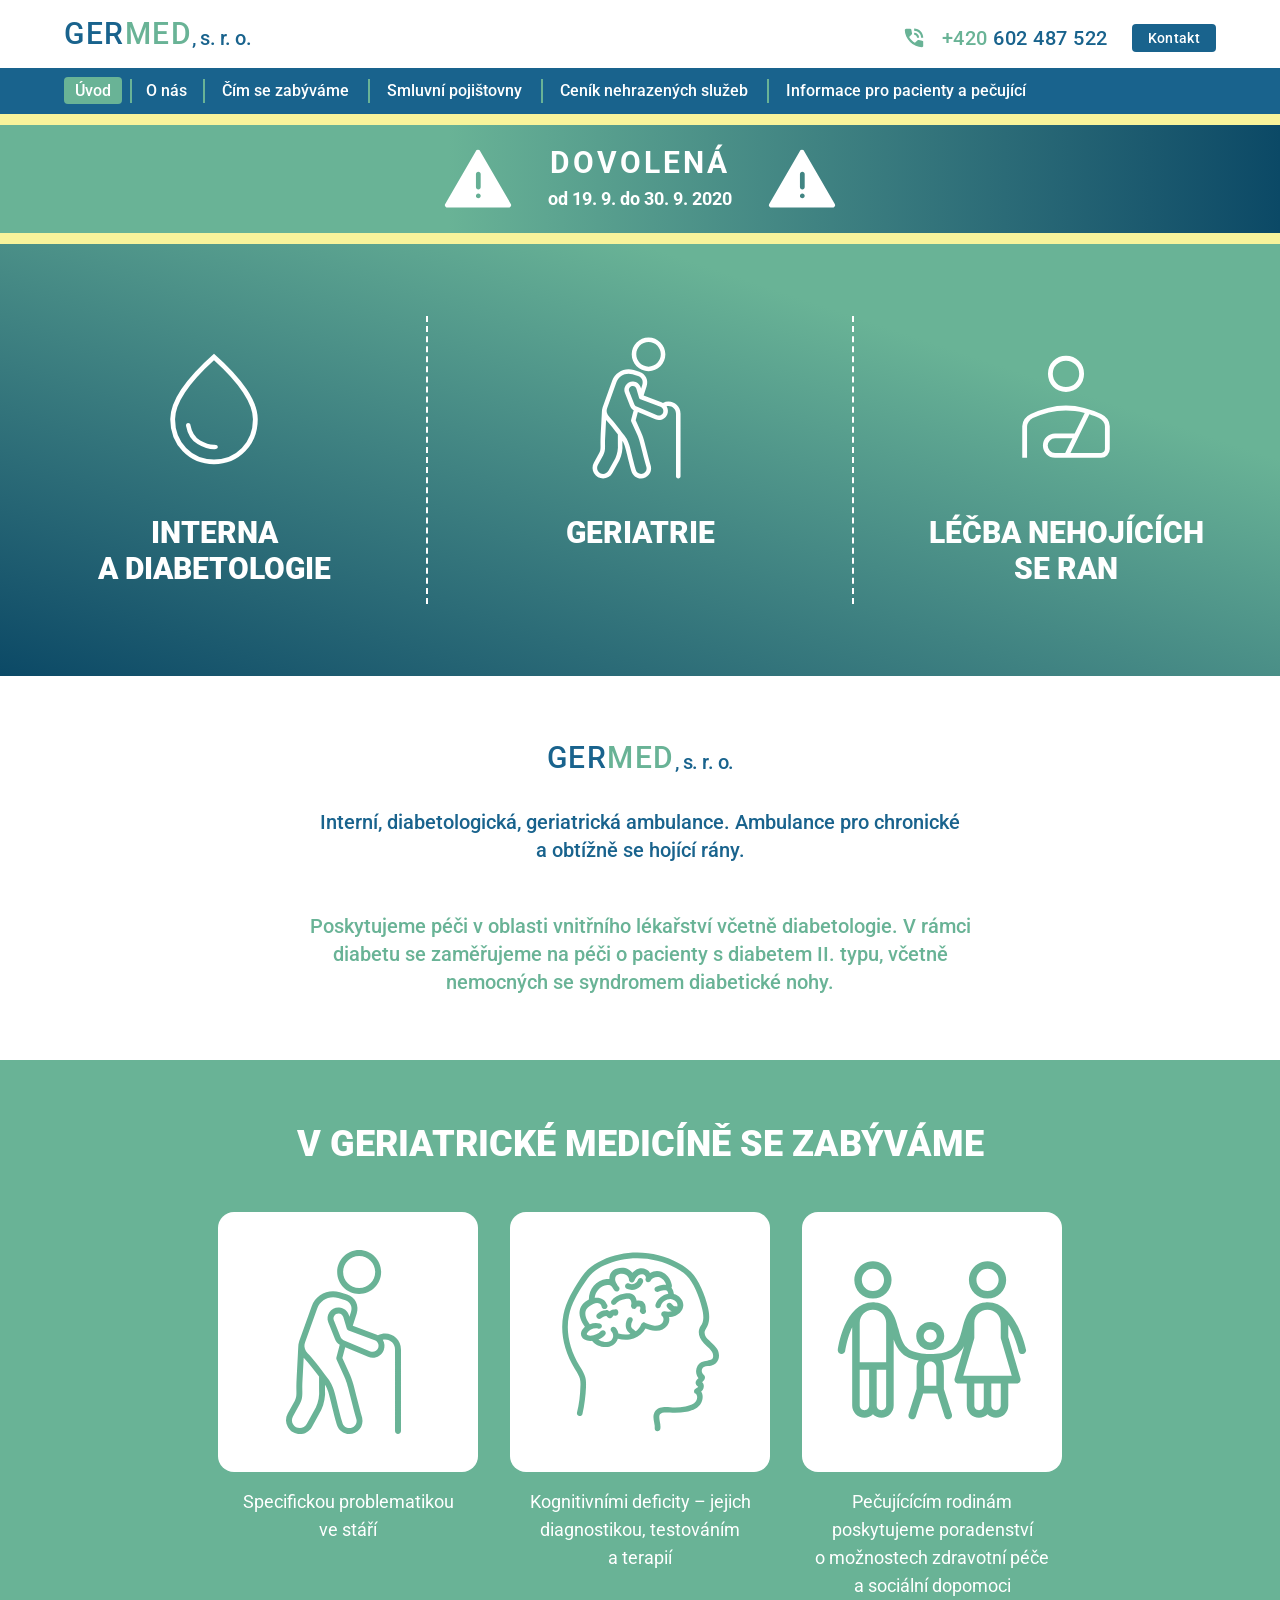
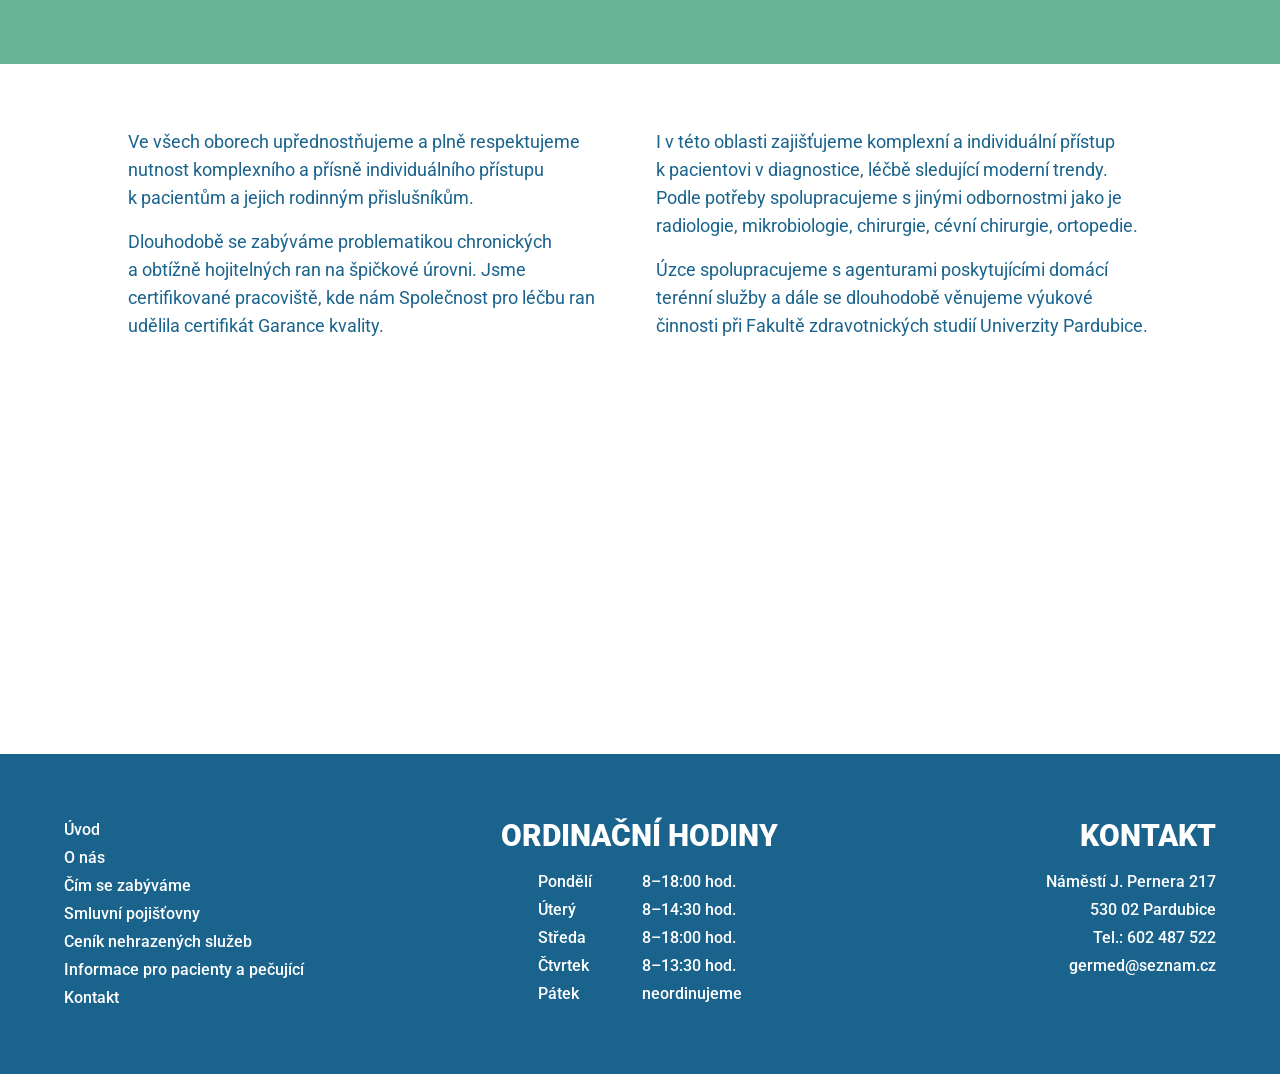
<file: app/index.html>
<!DOCTYPE html>
<html lang="cs">

<head>
  <meta charset="utf-8">
  <meta name="viewport" content="width=device-width, initial-scale=1.0">
  <meta name="description"
    content="Interní, diabetologická, geriatrická ambulance. Ambulance pro chronické a obtížně se hojící rány.">
  <meta name="keywords"
    content="ambulance, poliklinika, geriatrie, gemred, germed.cz, germed s.r.o., MUDr. Hana Poláková, as. MVDr. Eduard Szabó, Pardubice, Pardubický kraj, Nám. J.Pernera 217">
  <link rel="preconnect" href="https://fonts.googleapis.com">
  <link rel="preconnect" href="https://fonts.gstatic.com" crossorigin>
  <link href="https://fonts.googleapis.com/css2?family=Roboto:ital,wght@0,100..900;1,100..900&display=swap"
    rel="stylesheet">
  <link href="../css/output.css" rel="stylesheet">
  <title>Germed</title>
</head>

<body class="font-roboto">
  <header>
    <div class="flex items-end justify-between p-4 font-roboto xl:max-w-6xl xl:mx-auto xl:px-0 xl:py-4">
      <a href="index.html" class="flex items-end">
        <h1 class="text-3xl text-secondary font-medium uppercase tracking-wider">
          Ger<span class="text-primary">med</span>
        </h1>
        <span class="text-xl text-secondary font-medium tracking-tight">, s. r. o.</span>
      </a>
      <div id="openMenu" class="lg:hidden">
        <svg height="36px" viewBox="0 -960 960 960" width="36px" fill="currentColor"
          class="text-secondary cursor-pointer">
          <path d="M120-240v-80h720v80H120Zm0-200v-80h720v80H120Zm0-200v-80h720v80H120Z" />
        </svg>
      </div>

      <div class="hidden lg:flex lg:gap-4">
        <div class="flex items-center gap-6 text-xl font-medium tracking-wide">
          <a href="tel:+420602487522" class="flex items-center gap-4 text-secondary">
            <svg height="24px" viewBox="0 -960 960 960" width="24px" fill="currentColor" class="text-primary">
              <path
                d="M765.74-491.57q0-117-81.5-198.5t-198.5-81.5v-83.58q75.72 0 141.81 28.74 66.1 28.74 115.2 77.8 49.1 49.05 77.84 115.22 28.74 66.17 28.74 141.82h-83.59Zm-163.83 0q0-48.56-33.8-82.48-33.81-33.93-82.37-33.93v-83.59q83 0 141.5 58.5t58.5 141.5h-83.83Zm196.57 379.7q-126.44 0-249.87-55.1-123.44-55.1-224.87-156.29Q222.3-424.7 167.21-548.25q-55.1-123.55-55.1-249.99 0-21.35 14.15-35.62 14.15-14.27 35.5-14.27h161.76q19.5 0 33.37 11.53 13.87 11.53 17.31 29.56l25.76 134.97q2.95 19.59-.88 33.22-3.84 13.63-14.71 23.78l-98.44 96.09q19.05 34.37 45.11 66.96 26.07 32.59 58.11 63.63 29.81 29.8 61.42 54.63 31.6 24.83 66.26 44.91l95.67-94.95q11.63-11.4 28.52-16.37 16.89-4.98 34.48-2.03l131.54 27.29q19.03 5.43 30.06 18.44 11.03 13.01 11.03 31.04v163.67q0 21.35-14.27 35.62-14.27 14.27-35.38 14.27Z" />
            </svg>
            <span><span class="text-primary">+420</span> 602 487 522</span>
          </a>
          <a href="kontakt.html"
            class="group relative px-4 py-1 bg-secondary text-sm text-white font-medium tracking-wide rounded-sm cursor-pointer hover:bg-primary">
            Kontakt
          </a>
        </div>
      </div>
    </div>

    <!-- <div class="w-full h-1.5 bg-secondary lg:hidden"></div>
    <div class="flex items-center justify-center gap-6 px-4 py-3 text-2xl font-medium tracking-wide lg:hidden">
      <a href="tel:+420602487522" class="flex items-center gap-4 text-secondary">
        <svg height="24px" viewBox="0 -960 960 960" width="24px" fill="currentColor" class="text-primary">
          <path
            d="M765.74-491.57q0-117-81.5-198.5t-198.5-81.5v-83.58q75.72 0 141.81 28.74 66.1 28.74 115.2 77.8 49.1 49.05 77.84 115.22 28.74 66.17 28.74 141.82h-83.59Zm-163.83 0q0-48.56-33.8-82.48-33.81-33.93-82.37-33.93v-83.59q83 0 141.5 58.5t58.5 141.5h-83.83Zm196.57 379.7q-126.44 0-249.87-55.1-123.44-55.1-224.87-156.29Q222.3-424.7 167.21-548.25q-55.1-123.55-55.1-249.99 0-21.35 14.15-35.62 14.15-14.27 35.5-14.27h161.76q19.5 0 33.37 11.53 13.87 11.53 17.31 29.56l25.76 134.97q2.95 19.59-.88 33.22-3.84 13.63-14.71 23.78l-98.44 96.09q19.05 34.37 45.11 66.96 26.07 32.59 58.11 63.63 29.81 29.8 61.42 54.63 31.6 24.83 66.26 44.91l95.67-94.95q11.63-11.4 28.52-16.37 16.89-4.98 34.48-2.03l131.54 27.29q19.03 5.43 30.06 18.44 11.03 13.01 11.03 31.04v163.67q0 21.35-14.27 35.62-14.27 14.27-35.38 14.27Z" />
        </svg>
        <span> <span class="text-primary">+420</span> 602 487 522 </span>
      </a>
    </div>
    <div class="w-full h-1.5 bg-secondary lg:hidden"></div> -->
    <div
      class="flex items-center justify-center gap-6 p-4 bg-secondary text-white text-2xl font-medium tracking-wide lg:hidden">
      <a href="tel:+420602487522" class="flex items-center gap-4">
        <svg height="24px" viewBox="0 -960 960 960" width="24px" fill="currentColor">
          <path
            d="M765.74-491.57q0-117-81.5-198.5t-198.5-81.5v-83.58q75.72 0 141.81 28.74 66.1 28.74 115.2 77.8 49.1 49.05 77.84 115.22 28.74 66.17 28.74 141.82h-83.59Zm-163.83 0q0-48.56-33.8-82.48-33.81-33.93-82.37-33.93v-83.59q83 0 141.5 58.5t58.5 141.5h-83.83Zm196.57 379.7q-126.44 0-249.87-55.1-123.44-55.1-224.87-156.29Q222.3-424.7 167.21-548.25q-55.1-123.55-55.1-249.99 0-21.35 14.15-35.62 14.15-14.27 35.5-14.27h161.76q19.5 0 33.37 11.53 13.87 11.53 17.31 29.56l25.76 134.97q2.95 19.59-.88 33.22-3.84 13.63-14.71 23.78l-98.44 96.09q19.05 34.37 45.11 66.96 26.07 32.59 58.11 63.63 29.81 29.8 61.42 54.63 31.6 24.83 66.26 44.91l95.67-94.95q11.63-11.4 28.52-16.37 16.89-4.98 34.48-2.03l131.54 27.29q19.03 5.43 30.06 18.44 11.03 13.01 11.03 31.04v163.67q0 21.35-14.27 35.62-14.27 14.27-35.38 14.27Z" />
        </svg>
        <span> <span>+420</span> 602 487 522 </span>
      </a>
    </div>

    <nav class="hidden p-2.75 bg-secondary text-white font-medium lg:block">
      <ul class="flex items-center gap-4 xl:max-w-6xl lg:mx-auto">
        <li
          class="relative after:absolute after:border-r-2 after:border-primary after:h-6 after:translate-x-2 after:bg-primary">
          <a href="index.html" class="px-2.75 py-1 rounded-sm bg-primary">Úvod</a>
        </li>
        <li
          class="relative after:absolute after:border-r-2 after:border-primary after:h-6 after:translate-x-2 after:bg-primary">
          <a href="o-nas.html" class="px-2 py-1 rounded-sm hover:bg-primary">O&nbsp;nás</a>
        </li>
        <li
          class="relative after:absolute after:border-r-2 after:border-primary after:h-6 after:translate-x-2 after:bg-primary">
          <a href="cim-se-zabyvame.html" class="px-2.75 py-1 rounded-sm hover:bg-primary">Čím se zabýváme</a>
        </li>
        <li
          class="relative after:absolute after:border-r-2 after:border-primary after:h-6 after:translate-x-2 after:bg-primary">
          <a href="smluvni-pojistovny.html" class="px-2.75 py-1 rounded-sm hover:bg-primary">Smluvní pojištovny</a>
        </li>
        <li
          class="relative after:absolute after:border-r-2 after:border-primary after:h-6 after:translate-x-2 after:bg-primary">
          <a href="cenik-nehrazenych-sluzeb.html" class="px-2.75 py-1 rounded-sm hover:bg-primary">Ceník nehrazených
            služeb</a>
        </li>
        <li>
          <a href="informace-pro-pacienty-a-pecujici.html" class="px-2.75 py-1 rounded-sm hover:bg-primary">Informace
            pro pacienty a&nbsp;pečující</a>
        </li>
      </ul>
    </nav>

    <nav id="menu" class="hidden z-50 fixed inset-0 w-full h-full bg-white lg:hidden">
      <div class="flex items-center justify-end p-4">
        <div id="closeMenu" class="flex justify-end">
          <svg height="36px" viewBox="0 -960 960 960" width="36px" fill="currentColor" class="text-secondary">
            <path
              d="m256-200-56-56 224-224-224-224 56-56 224 224 224-224 56 56-224 224 224 224-56 56-224-224-224 224Z" />
          </svg>
        </div>
      </div>

      <ul class="flex flex-col text-xl text-center text-secondary font-black">
        <li>
          <a href="index.html" class="block p-6">Úvod</a>
        </li>
        <li>
          <a href="o-nas.html" class="block p-6">O&nbsp;nás</a>
        </li>
        <li>
          <a href="cim-se-zabyvame.html" class="block p-6">Čím se zabýváme</a>
        </li>
        <li>
          <a href="smluvni-pojistovny.html" class="block p-6">Smluvní pojištovny</a>
        </li>
        <li>
          <a href="cenik-nehrazenych-sluzeb.html" class="block p-6">Ceník nehrazených služeb</a>
        </li>
        <li>
          <a href="informace-pro-pacienty-a-pecujici.html" class="block p-6">Informace pro pacienty a&nbsp;pečující</a>
        </li>
        <li>
          <a href="kontakt.html" class="block p-6">Kontakt</a>
        </li>
      </ul>
    </nav>
  </header>

  <!-- start – Dovolená -->
  <section class="text-white font-medium">
    <div class="h-2.75 bg-tertiary"></div>
    <div class="flex items-center justify-center bg-gradient-to-r from-primary from-35% to-secondary-dark">
      <div class="p-4 flex items-center gap-8 xl:max-w-6xl xl:mx-auto xl:px-0 xl:py-4">
        <svg height="76px" viewBox="0 -960 960 960" width="76px" fill="currentColor" class="hidden sm:block">
          <path
            d="M92-120q-9 0-15.65-4.13Q69.7-128.25 66-135q-4.17-6.6-4.58-14.3Q61-157 66-165l388-670q5-8 11.5-11.5T480-850q8 0 14.5 3.5T506-835l388 670q5 8 4.58 15.7-.41 7.7-4.58 14.3-3.7 6.75-10.35 10.87Q877-120 868-120H92Zm392.18-117q12.82 0 21.32-8.68 8.5-8.67 8.5-21.5 0-12.82-8.68-21.32-8.67-8.5-21.5-8.5-12.82 0-21.32 8.68-8.5 8.67-8.5 21.5 0 12.82 8.68 21.32 8.67 8.5 21.5 8.5Zm0-111q12.82 0 21.32-8.63 8.5-8.62 8.5-21.37v-164q0-12.75-8.68-21.38-8.67-8.62-21.5-8.62-12.82 0-21.32 8.62-8.5 8.63-8.5 21.38v164q0 12.75 8.68 21.37 8.67 8.63 21.5 8.63Z" />
        </svg>
        <div class="flex flex-col items-center gap-1">
          <h2 class="text-3xl font-bold uppercase tracking-widest">
            Dovolená
          </h2>
          <span class="text-lg font-bold">od 19. 9. do 30. 9. 2020</span>
        </div>
        <svg height="76px" viewBox="0 -960 960 960" width="76px" fill="currentColor" class="hidden sm:block">
          <path
            d="M92-120q-9 0-15.65-4.13Q69.7-128.25 66-135q-4.17-6.6-4.58-14.3Q61-157 66-165l388-670q5-8 11.5-11.5T480-850q8 0 14.5 3.5T506-835l388 670q5 8 4.58 15.7-.41 7.7-4.58 14.3-3.7 6.75-10.35 10.87Q877-120 868-120H92Zm392.18-117q12.82 0 21.32-8.68 8.5-8.67 8.5-21.5 0-12.82-8.68-21.32-8.67-8.5-21.5-8.5-12.82 0-21.32 8.68-8.5 8.67-8.5 21.5 0 12.82 8.68 21.32 8.67 8.5 21.5 8.5Zm0-111q12.82 0 21.32-8.63 8.5-8.62 8.5-21.37v-164q0-12.75-8.68-21.38-8.67-8.62-21.5-8.62-12.82 0-21.32 8.62-8.5 8.63-8.5 21.38v164q0 12.75 8.68 21.37 8.67 8.63 21.5 8.63Z" />
        </svg>
      </div>
    </div>
    <div class="h-2.75 bg-tertiary"></div>
  </section>
  <!-- end – Dovolená -->

  <div class="text-white font-black bg-gradient-to-tr from-secondary-dark to-primary to-75%">
    <div
      class="flex flex-col justify-between gap-12 items-center justify-items-center px-16 py-18 lg:flex-row lg:gap-8 xl:max-w-6xl xl:px-0 xl:mx-auto">
      <section class="grid grid-rows-[auto_72px] justify-items-center gap-8 w-75">
        <svg width="150px" height="150px" viewBox="0 -960 960 960" fill="currentColor">
          <path
            d="M482.85-215.69q10.61-.77 16.03-4.46 5.43-3.7 5.43-11.04 0-6.73-5.64-10.04-5.64-3.31-16.05-3.31-41.24 1.54-90.89-27.27t-61.65-95.81q-1.23-9-5.48-12.96-4.24-3.96-9.81-3.96-6.64 0-10.71 5.04-4.08 5.04-2.85 14.04 15 80.92 73.31 115.73t108.31 34.04ZM479.86-120q-119.94 0-199.9-82.54Q200-285.07 200-408q0-86.15 69.5-190.58Q339-703 480-827.69 621-703 690.5-598.58 760-494.15 760-408q0 122.93-80.1 205.46Q599.79-120 479.86-120Zm.18-30.77q107.34 0 178.27-73.46 70.92-73.46 70.92-183.84 0-75.85-63.42-171.74Q602.38-675.69 480-786.15 357.62-675.69 294.19-579.81q-63.42 95.89-63.42 171.74 0 110.38 70.96 183.84 70.96 73.46 178.31 73.46ZM480-473.85Z" />
        </svg>
        <h2 class="text-center text-3xl">INTERNA A&nbsp;DIABETOLOGIE</h2>
      </section>
      <div class="w-full border-b-2 border-dashed border-white lg:block lg:h-72 lg:w-0 lg:border-r-2 lg:border-b-0">
      </div>
      <section class="grid grid-rows-[auto_72px] justify-items-center gap-8 w-75">
        <svg width="150px" height="150px" viewBox="0 0 271 275" fill="currentColor">
          <g>
            <path
              d="M151.157,70.005c17.002,0 30.835,-13.832 30.835,-30.835c0,-17.002 -13.833,-30.835 -30.835,-30.835c-17.002,0 -30.835,13.833 -30.835,30.835c0,17.003 13.833,30.835 30.835,30.835Zm0,-53.336c12.408,0 22.502,10.093 22.502,22.501c0,12.409 -10.094,22.502 -22.502,22.502c-12.408,0 -22.502,-10.093 -22.502,-22.502c0,-12.408 10.094,-22.501 22.502,-22.501Z" />
            <path
              d="M50.929,237.95c-3.332,6.069 -3.216,13.248 0.309,19.205c7.699,13.007 26.485,12.513 33.661,-0.512l12.887,-23.389c4.392,-9.438 6.27,-19.9 5.446,-29.917l-0.002,-5.894c6,9.928 5.498,15.336 16.374,55.395c2.128,8.126 9.47,13.8 17.855,13.8c11.159,0 20.777,-10.062 17.913,-22.801c-11.267,-41.239 -11.635,-47.989 -17.867,-61.977l-9.895,-21.812l3.995,-15.141l32.036,13.445c8.423,3.54 18.391,-0.282 21.978,-9.28c1.788,-4.74 1.465,-9.957 -1.36,-14.62c8.856,-2.096 17.232,4.368 17.232,13.434l0,114.586c0,2.301 1.865,4.166 4.166,4.166c2.301,0 4.167,-1.865 4.167,-4.166l0,-114.586c0,-16.559 -17.402,-27.363 -32.369,-19.743c-0.493,-0.249 -0.977,-0.513 -1.499,-0.714l-33.763,-12.69l5.459,-17.012c3.856,-10.887 -1.914,-23.238 -13.31,-26.747l-10.211,-3.198c-16.46,-5.113 -33.899,3.605 -39.688,19.838l-17.207,48.004c-0.455,1.289 -0.727,2.607 -0.916,3.933c-0.635,1.481 -0.064,-1.855 -3.198,55.587c-0.47,12.749 1.362,18.043 -2.405,24.975l-9.788,17.831Zm126.923,-91.897c-1.691,4.238 -6.726,6.405 -10.985,4.616l-37.557,-15.761c-1.93,-0.808 -3.481,-2.386 -4.252,-4.329l-9.391,-23.645c-1.849,-4.664 1.632,-9.585 6.478,-9.585l0.415,0.012c2.944,0.165 5.485,2.175 6.321,4.999l4.84,16.325c0.371,1.247 1.302,2.25 2.519,2.712l36.755,13.822c4.571,1.755 6.412,6.709 4.857,10.834Zm-102.765,-7.637l17.204,-47.99c4.284,-12.018 17.187,-18.459 29.36,-14.69l10.219,3.201c6.437,1.986 10.381,9.073 7.888,16.125l-2.261,7.042l-0.626,-2.112c-1.835,-6.189 -7.398,-10.59 -13.845,-10.952c-11.224,-0.62 -19.221,10.604 -15.102,20.97l9.389,23.643c1.286,3.239 3.648,5.939 6.597,7.756l-4.735,17.946c-0.247,0.927 -0.163,1.912 0.234,2.785l10.496,23.138c5.834,13.092 6.331,20.046 17.372,60.527c0.218,0.983 0.33,1.817 0.33,2.474c0,5.528 -4.553,10.026 -10.148,10.026c-4.598,0 -8.625,-3.117 -9.79,-7.564c-10.731,-37.84 -9.805,-47.929 -20.354,-62.148c-13.271,-17.839 -22.499,-29.385 -27.413,-34.298c-2.309,-2.334 -7.397,-8.557 -4.815,-15.879Zm-7.056,85.699c5.145,-9.476 2.853,-16.932 3.418,-28.754l1.885,-35.938c7.795,8.394 14.436,17.07 21.737,26.732c-0.066,0.294 -0.178,0.571 -0.178,0.885l0.02,16.634c0.72,8.918 -0.897,17.93 -4.553,25.81l-12.757,23.134c-4.098,7.43 -14.804,7.707 -19.193,0.293c-2.01,-3.397 -2.075,-7.491 -0.177,-10.949l9.798,-17.847Z" />
          </g>
        </svg>
        <h2 class="text-center text-3xl">GERIATRIE</h2>
      </section>
      <div class="w-full border-b-2 border-dashed border-white lg:block lg:h-72 lg:w-0 lg:border-r-2 lg:border-b-0">
      </div>
      <section class="grid grid-rows-[auto_72px] justify-items-center gap-8 w-75">
        <svg width="150px" height="150px" viewBox="0 -960 960 960" fill="currentColor">
          <path
            d="M480-583.08q-49.5 0-82.44-32.94t-32.94-82.44q0-49.5 32.94-82.44 32.94-32.95 82.44-32.95t82.44 32.95q32.94 32.94 32.94 82.44t-32.94 82.44Q529.5-583.08 480-583.08Zm0-30.77q35.92 0 60.27-24.34 24.35-24.35 24.35-60.27t-24.35-60.27q-24.35-24.35-60.27-24.35t-60.27 24.35q-24.35 24.35-24.35 60.27t24.35 60.27q24.35 24.34 60.27 24.34ZM200-161.54v-200.92q0-26.46 14.99-47.33 14.98-20.86 39.93-32.25 50.23-23.27 108.67-38.31 58.44-15.03 116.45-15.03 58.02 0 116.3 15.03 58.28 15.04 108.51 38.04 25.18 11.66 40.16 32.52Q760-388.92 760-362.41v145.49q0 23.06-16.16 39.22-16.17 16.16-39.22 16.16H410q-32.59 0-55.14-22.59-22.55-22.59-22.55-55.23t22.55-55.1q22.55-22.46 55.14-22.46h125.69L600-448.46q-29.85-8.85-63.04-12.5-33.19-3.66-57.07-3.66-57.73 0-110.54 13.04-52.81 13.04-101.2 36.35-16.3 8.54-26.84 22.8-10.54 14.26-10.54 29.97v200.92H200Zm210-30.77h64.77L521-286.15H410q-19.23 0-33.08 13.81-13.84 13.81-13.84 33 0 19.19 13.84 33.11 13.85 13.92 33.08 13.92Zm98.46 0h196.16q10.76 0 17.69-6.92 6.92-6.92 6.92-17.69v-145.54q0-16.5-11.04-30.75t-27.34-22.02q-12.77-6.77-28.62-13-15.85-6.23-32.46-11.92L508.46-192.31ZM480-698.46Zm0 379.92Z" />
        </svg>
        <h2 class="text-center text-3xl">LÉČBA NEHOJÍCÍCH SE RAN</h2>
      </section>
    </div>
  </div>

  <article class="flex flex-col items-center gap-12 max-w-3xl px-6 py-16 mx-auto">
    <div class="flex flex-col items-center">
      <div class="flex items-end mb-8">
        <h2 class="text-3xl text-secondary font-medium uppercase tracking-wider">
          Ger<span class="text-primary">med</span>
        </h2>
        <span class="text-xl text-secondary font-medium tracking-tight">, s. r. o.</span>
      </div>
      <p class="text-center text-xl text-secondary font-medium">
        Interní, diabetologická, geriatrická ambulance. Ambulance pro
        chronické a&nbsp;obtížně se hojící rány.
      </p>
    </div>

    <p class="text-center text-xl text-primary font-medium">
      Poskytujeme péči v oblasti vnitřního lékařství včetně diabetologie.
      V&nbsp;rámci diabetu se zaměřujeme na péči o&nbsp;pacienty
      s&nbsp;diabetem II. typu, včetně nemocných se syndromem diabetické nohy.
    </p>
  </article>

  <div class="bg-primary">
    <section class="py-16 text-white xl:max-w-6xl xl:mx-auto">
      <h2 class="text-center text-4xl font-black uppercase mb-12">
        V geriatrické medicíně se zabýváme
      </h2>
      <div class="grid grid-cols-[repeat(auto-fit,260px)] justify-center gap-8">
        <section class="flex flex-col gap-4">
          <div class="p-8 bg-white rounded-2xl w-full">
            <svg width="196px" height="196px" viewBox="0 0 271 275" fill="currentColor" class="text-primary">
              <g>
                <path
                  d="M151.157,70.005c17.002,0 30.835,-13.832 30.835,-30.835c0,-17.002 -13.833,-30.835 -30.835,-30.835c-17.002,0 -30.835,13.833 -30.835,30.835c0,17.003 13.833,30.835 30.835,30.835Zm0,-53.336c12.408,0 22.502,10.093 22.502,22.501c0,12.409 -10.094,22.502 -22.502,22.502c-12.408,0 -22.502,-10.093 -22.502,-22.502c0,-12.408 10.094,-22.501 22.502,-22.501Z" />
                <path
                  d="M50.929,237.95c-3.332,6.069 -3.216,13.248 0.309,19.205c7.699,13.007 26.485,12.513 33.661,-0.512l12.887,-23.389c4.392,-9.438 6.27,-19.9 5.446,-29.917l-0.002,-5.894c6,9.928 5.498,15.336 16.374,55.395c2.128,8.126 9.47,13.8 17.855,13.8c11.159,0 20.777,-10.062 17.913,-22.801c-11.267,-41.239 -11.635,-47.989 -17.867,-61.977l-9.895,-21.812l3.995,-15.141l32.036,13.445c8.423,3.54 18.391,-0.282 21.978,-9.28c1.788,-4.74 1.465,-9.957 -1.36,-14.62c8.856,-2.096 17.232,4.368 17.232,13.434l0,114.586c0,2.301 1.865,4.166 4.166,4.166c2.301,0 4.167,-1.865 4.167,-4.166l0,-114.586c0,-16.559 -17.402,-27.363 -32.369,-19.743c-0.493,-0.249 -0.977,-0.513 -1.499,-0.714l-33.763,-12.69l5.459,-17.012c3.856,-10.887 -1.914,-23.238 -13.31,-26.747l-10.211,-3.198c-16.46,-5.113 -33.899,3.605 -39.688,19.838l-17.207,48.004c-0.455,1.289 -0.727,2.607 -0.916,3.933c-0.635,1.481 -0.064,-1.855 -3.198,55.587c-0.47,12.749 1.362,18.043 -2.405,24.975l-9.788,17.831Zm126.923,-91.897c-1.691,4.238 -6.726,6.405 -10.985,4.616l-37.557,-15.761c-1.93,-0.808 -3.481,-2.386 -4.252,-4.329l-9.391,-23.645c-1.849,-4.664 1.632,-9.585 6.478,-9.585l0.415,0.012c2.944,0.165 5.485,2.175 6.321,4.999l4.84,16.325c0.371,1.247 1.302,2.25 2.519,2.712l36.755,13.822c4.571,1.755 6.412,6.709 4.857,10.834Zm-102.765,-7.637l17.204,-47.99c4.284,-12.018 17.187,-18.459 29.36,-14.69l10.219,3.201c6.437,1.986 10.381,9.073 7.888,16.125l-2.261,7.042l-0.626,-2.112c-1.835,-6.189 -7.398,-10.59 -13.845,-10.952c-11.224,-0.62 -19.221,10.604 -15.102,20.97l9.389,23.643c1.286,3.239 3.648,5.939 6.597,7.756l-4.735,17.946c-0.247,0.927 -0.163,1.912 0.234,2.785l10.496,23.138c5.834,13.092 6.331,20.046 17.372,60.527c0.218,0.983 0.33,1.817 0.33,2.474c0,5.528 -4.553,10.026 -10.148,10.026c-4.598,0 -8.625,-3.117 -9.79,-7.564c-10.731,-37.84 -9.805,-47.929 -20.354,-62.148c-13.271,-17.839 -22.499,-29.385 -27.413,-34.298c-2.309,-2.334 -7.397,-8.557 -4.815,-15.879Zm-7.056,85.699c5.145,-9.476 2.853,-16.932 3.418,-28.754l1.885,-35.938c7.795,8.394 14.436,17.07 21.737,26.732c-0.066,0.294 -0.178,0.571 -0.178,0.885l0.02,16.634c0.72,8.918 -0.897,17.93 -4.553,25.81l-12.757,23.134c-4.098,7.43 -14.804,7.707 -19.193,0.293c-2.01,-3.397 -2.075,-7.491 -0.177,-10.949l9.798,-17.847Z" />
              </g>
            </svg>
          </div>
          <h3 class="px-2 text-center text-lg">
            Specifickou problematikou ve&nbsp;stáří
          </h3>
        </section>
        <section class="flex flex-col gap-4">
          <div class="p-8 bg-white rounded-2xl w-full">
            <svg width="196px" height="196px" viewBox="0 0 434 434" fill="currentColor" class="text-primary">
              <g>
                <path
                  d="M387.5,232.083c-3.75,-5.833 -8.75,-10.416 -13.333,-14.583c-2.084,-2.083 -4.167,-3.75 -6.25,-5.833c-2.917,-2.917 -9.584,-10.834 -7.5,-18.334c0.416,-2.083 1.666,-4.166 2.916,-6.25c0.834,-1.25 1.667,-2.916 2.5,-4.166c6.667,-13.75 4.584,-29.584 1.667,-42.084c-3.333,-14.583 -8.333,-29.166 -14.583,-42.916c-7.084,-15.417 -14.167,-26.667 -22.917,-35.834c-7.083,-7.083 -15.833,-13.333 -27.083,-19.583c-52.084,-28.75 -116.667,-31.25 -169.584,-6.667c-12.5,5.834 -22.083,12.084 -30,19.167c-8.75,7.917 -15.416,17.917 -21.25,26.25c-12.916,19.583 -28.75,45.833 -34.583,75c-7.917,38.333 1.25,80.833 25,120l2.083,3.333c3.75,6.25 7.5,12.084 9.167,18.334c1.667,5.833 1.667,12.083 1.25,17.5c-0.417,19.583 -2.917,38.75 -7.5,57.916c-0.833,3.334 1.25,6.667 4.583,7.5c3.334,0.834 6.667,-1.25 7.5,-4.583c4.584,-19.583 7.084,-40 7.917,-60c0,-6.25 0.417,-13.75 -1.667,-21.25c-2.083,-7.917 -6.25,-15 -10.416,-21.667l-2.084,-3.333c-22.5,-36.667 -30.833,-76.25 -23.75,-111.25c5.417,-27.083 20.417,-52.083 32.917,-70.417c5.417,-7.916 11.667,-17.083 19.167,-24.166c6.666,-6.25 15.416,-11.667 26.666,-17.084c49.167,-22.916 110,-20.416 157.917,5.834c10.417,5.833 18.333,11.25 24.167,17.5c7.5,7.916 14.166,17.916 20.416,32.083c5.834,12.917 10.417,26.667 13.75,40.833c2.5,10.417 4.584,23.334 -0.416,33.75c-0.417,1.25 -1.25,2.5 -2.084,3.334c-1.666,2.5 -3.333,5.416 -4.166,9.166c-2.5,9.584 1.25,20.834 10.416,30.417c2.084,2.083 4.584,4.167 6.667,6.667c4.167,3.75 8.333,7.5 11.25,12.083c3.333,5.417 4.167,13.333 -0.417,16.667c-2.5,1.666 -5.833,2.083 -10,2.916c-4.166,0.417 -8.75,1.25 -13.333,3.334c-6.667,3.333 -10.833,10.833 -11.25,19.166c-0.417,6.25 1.667,12.084 5.417,16.25c-0.417,0 -0.417,0.417 -0.417,0.417c-2.5,2.083 -9.167,7.5 -4.583,14.583c1.25,2.084 3.333,2.917 4.166,3.75c0,0.417 0,0.417 -0.416,0.834c-0.834,1.25 -3.334,2.5 -5.417,3.75c-2.083,0.833 -3.333,2.916 -3.333,5.416c0,2.084 0.833,4.584 2.916,5.417c2.5,1.667 3.334,4.167 3.75,5.833c0.834,3.75 -0.416,8.334 -2.916,11.667c-4.167,5.417 -11.25,8.75 -22.917,10.833c-11.25,2.084 -22.5,2.917 -33.75,1.667c-10.417,-0.833 -25,-2.083 -32.917,8.75c-5.833,7.917 -4.166,17.083 -2.5,25.417c0.417,2.5 0.834,5 1.25,7.083l0,5.833c0,3.334 2.5,5.834 5.834,6.25l0.416,0c2.917,0 5.834,-2.5 6.25,-5.416c0.417,-2.5 0.417,-5 0,-7.5l0,-1.667c-0.416,-2.5 -0.833,-5 -1.25,-7.083c-1.25,-7.5 -2.083,-12.084 0.417,-15.834c3.75,-5 13.333,-4.166 22.083,-3.75c12.084,0.834 24.584,0.417 36.667,-2.083c9.167,-1.667 22.083,-5.417 30,-15.417c4.583,-5.833 6.667,-14.166 5.417,-21.25c-0.417,-2.916 -1.25,-5.416 -2.917,-7.916c1.25,-0.834 2.083,-2.084 3.333,-3.334c3.334,-5 3.75,-12.916 -1.25,-17.083c2.917,-2.5 7.917,-7.083 5.834,-13.333c-0.417,-1.25 -1.25,-2.5 -2.5,-3.334c-2.917,-2.083 -4.167,-5.833 -4.167,-8.75c0,-2.916 1.25,-6.666 4.583,-8.333c2.5,-1.25 5.834,-1.667 9.167,-2.083c5.417,-0.834 11.25,-1.25 16.25,-5.417c10.417,-7.5 10,-22.917 3.75,-32.917Z" />
                <path
                  d="M277.083,181.25c4.584,-5.833 5.834,-12.917 4.167,-19.583c5.417,0 10,-1.25 14.583,-2.917c10,-4.167 16.667,-13.333 17.084,-22.917c0.416,-12.5 -10,-22.083 -20.834,-25c-0.416,-2.5 -0.833,-5 -1.666,-7.5c-0.834,-2.5 -2.084,-4.583 -3.75,-6.666c0.833,-1.25 1.25,-3.334 0.833,-5.834c-2.5,-13.75 -11.667,-24.583 -22.917,-29.166c-8.333,-3.334 -17.916,-2.084 -25.416,2.5c-1.667,-3.334 -4.584,-6.25 -8.334,-7.917c-7.5,-3.75 -16.666,-2.917 -24.166,1.667c-2.5,1.666 -4.584,3.75 -6.667,5.833c-2.5,-3.333 -5.417,-5.833 -9.167,-7.917c-7.083,-3.75 -15.833,-4.166 -24.583,-1.666c-5,1.25 -8.75,3.75 -11.25,6.666c-4.167,4.167 -5.833,10 -5.833,16.667c-2.084,0 -4.167,-0.417 -6.667,0c-10.833,1.25 -20.833,7.083 -27.917,15c-7.083,8.333 -10.833,19.167 -10.833,30l0,0.417c-2.083,1.25 -3.75,2.083 -5.417,3.333c-3.333,2.5 -7.083,5 -9.583,8.75c-5.833,7.917 -7.5,18.75 -3.75,29.583c2.083,7.084 5.833,12.917 10,18.75c-2.083,2.084 -4.167,4.167 -5.833,6.667c-1.25,1.667 -2.5,4.167 -2.917,7.5c-0.417,5.417 2.5,11.25 7.917,14.167c3.333,2.083 7.5,2.916 12.5,2.916l0.416,0c1.25,0 2.5,0 3.75,-0.416c0,0.416 0,0.833 0.417,0.833c3.333,5 8.75,7.917 12.5,9.583c4.167,1.667 10.833,3.75 17.917,3.75c5,0 10,-1.25 15,-4.166c5.416,-3.334 9.166,-8.75 11.25,-14.584c5.833,1.667 11.25,2.5 17.083,2.5c6.25,0 12.5,-0.833 17.917,-2.916c11.666,-4.167 20.833,-12.084 26.25,-22.084c6.666,2.5 13.333,4.584 20.833,5c10.833,1.25 21.25,-2.916 27.083,-10.833Zm-49.166,-7.083c-1.667,-0.834 -3.334,-0.834 -5,0c-1.667,0.833 -2.917,2.083 -3.334,3.75c-2.083,5.833 -6.25,11.25 -11.666,15.416c-0.417,0 -0.834,-0.416 -1.25,-0.416l-3.75,-3.334c-2.084,-1.666 -4.167,-3.333 -5,-5c-0.417,-0.416 -0.417,-1.25 -0.417,-2.083c-0.417,-3.75 0.417,-7.917 2.5,-11.25c1.667,-2.917 1.25,-6.667 -1.667,-8.333c-2.916,-1.667 -6.666,-1.25 -8.333,1.666c-3.75,5.834 -5.417,12.917 -4.167,19.584c0.417,2.083 0.834,3.75 1.667,5.416c2.083,4.584 5.417,7.5 8.333,9.584c-8.333,2.083 -17.5,1.666 -26.666,-1.25c-0.834,-5 -3.334,-9.584 -6.667,-12.917c-2.5,-2.5 -6.25,-2.5 -8.75,0c-2.5,2.5 -2.5,6.25 0,8.75c2.917,2.917 4.167,7.083 3.75,11.25c-0.417,4.167 -2.917,7.917 -6.25,10c-7.5,4.583 -17.5,0.833 -21.667,-0.833c-1.25,-0.417 -2.916,-1.25 -4.583,-2.5c5.417,-2.5 10.417,-5.834 14.583,-10.417c2.5,-2.5 2.084,-6.25 -0.416,-8.75c-2.5,-2.5 -6.25,-2.083 -8.75,0.417c-5.834,6.25 -14.167,10 -22.917,10c-2.917,0 -5,-0.417 -6.667,-1.25c-1.25,-0.834 -1.666,-1.667 -1.666,-2.5c0,-0.417 0.416,-0.834 0.833,-2.084c5,-7.916 15.833,-12.083 25,-9.583c3.333,0.833 6.667,-1.25 7.5,-4.167c0.833,-3.333 -1.25,-6.666 -4.583,-7.5c-7.5,-2.083 -15.417,-1.25 -22.084,1.667c-3.75,-5 -7.083,-10 -8.75,-15.833c-2.083,-7.084 -1.25,-14.167 2.084,-18.334c1.666,-2.083 4.166,-4.166 6.666,-5.833c4.584,-2.917 10.417,-6.667 16.25,-6.667c4.167,0 8.75,2.5 9.584,6.25c0,0.417 0.416,1.25 0.416,1.667c0,0.833 0.417,1.667 0.834,2.5c1.666,2.917 5.833,3.75 8.75,2.083c2.916,-1.666 4.166,-5.416 2.916,-8.333c-0.416,-0.833 -0.833,-1.25 -1.25,-1.667c-2.916,-9.583 -12.5,-14.583 -21.666,-14.583c-1.667,0 -3.334,0.417 -5,0.417c0.833,-6.667 3.333,-12.917 7.5,-17.5c5,-5.834 12.5,-10 20.416,-10.834c3.75,-0.416 6.667,0 7.917,1.667c0.417,0.833 1.25,1.25 2.083,1.667c1.667,3.333 3.75,6.25 5.834,8.75c1.25,1.666 2.916,2.5 5,2.5c1.25,0 2.5,-0.417 3.75,-1.25c2.916,-2.084 3.333,-5.834 1.25,-8.75c-3.334,-4.584 -6.667,-9.167 -7.917,-13.75c-1.25,-4.584 -0.417,-8.75 1.667,-11.25c1.25,-1.25 3.333,-2.5 5.833,-3.334c5.833,-1.666 11.25,-1.25 15.417,0.834c4.166,2.083 7.5,6.666 7.083,10.833c0,2.917 2.083,5.417 5,6.25c2.917,0.833 5.833,-0.833 7.083,-3.75c1.667,-3.75 4.584,-9.167 9.167,-12.083c3.75,-2.5 8.75,-2.917 12.083,-1.25c2.917,1.666 5,5.416 3.75,8.333c-1.25,2.917 0.417,6.667 3.334,7.917c2.916,1.25 6.666,0 7.916,-3.334c2.917,-6.25 12.5,-9.583 19.584,-7.083c6.666,2.5 12.083,8.75 14.583,16.667c-2.5,-0.417 -4.583,0 -6.667,0c-5.416,0.833 -10.416,2.083 -15.416,4.166c-3.334,1.25 -4.584,5 -3.334,7.917c1.25,2.917 5,4.583 7.917,3.333c3.75,-1.666 7.917,-2.916 12.083,-3.333c1.667,-0.417 4.584,-0.417 6.25,0.417c1.25,0.833 2.5,2.083 2.917,4.166c0.417,0.834 0.417,2.084 0.833,2.917c-12.916,2.083 -24.583,11.667 -28.333,24.583c-0.833,3.334 1.25,6.667 4.167,7.5c3.333,0.834 6.666,-1.25 7.5,-4.166c2.5,-10 13.75,-17.084 23.75,-15.834c6.666,0.834 13.75,6.667 13.333,13.334c0,1.25 -0.417,2.083 -0.833,3.333l-0.417,-0.417c-1.667,-0.833 -3.75,-0.833 -5.417,-0.416c-2.083,-0.834 -4.583,-3.334 -6.666,-5.834c-2.084,-2.5 -6.25,-2.916 -8.75,-0.416c-2.5,2.083 -2.917,6.25 -0.417,8.75c2.083,2.5 5.417,6.25 10,8.333c-4.167,1.25 -9.583,1.25 -16.25,0.417c-2.917,-0.417 -5.417,1.25 -6.667,3.75c-1.25,2.5 -0.416,5.416 1.667,7.083c3.75,2.917 3.75,9.583 0.417,14.167c-3.334,4.583 -10,7.083 -17.5,6.666c-6.667,-0.833 -14.167,-3.75 -21.25,-6.666Z" />
                <path
                  d="M229.583,144.167c0,-4.167 0.417,-9.167 -3.333,-13.75c-3.75,-4.584 -9.583,-6.25 -16.667,-4.584c-0.416,-1.25 -0.416,-2.5 -0.833,-3.75c-1.25,-4.166 -3.75,-7.5 -6.667,-9.583c-5.833,-4.583 -13.333,-3.75 -18.75,-2.917c-14.166,2.5 -24.166,7.917 -29.583,16.25c-1.667,2.917 -0.833,6.667 1.667,8.334c2.916,1.666 6.666,0.833 8.333,-1.667c3.333,-5.417 10.833,-9.167 21.25,-10.833c2.917,-0.417 7.083,-0.834 9.583,0.833c0.834,0.833 1.667,2.083 2.5,3.75c0.834,2.083 0.834,4.167 0.834,6.667c-0.417,0.416 -0.417,0.833 -0.417,1.666c-0.833,2.084 -0.417,4.584 1.25,6.667c1.25,2.083 3.75,2.917 6.25,2.5c2.5,-0.417 4.167,-2.083 4.583,-4.583c3.75,-1.25 6.667,-1.25 7.5,-0.417c0.834,0.833 0.834,3.333 0.417,5.833l0,0.834c-0.417,-0.417 -0.833,0.416 -0.833,1.25c-0.417,2.083 0.416,4.166 2.083,5.416c1.25,1.667 2.917,2.917 5.417,2.917l0.416,0c3.334,0 5.834,-2.917 5.834,-5.833l0,-1.25c-0.834,-1.25 -0.834,-2.5 -0.834,-3.75Z" />
                <path
                  d="M160.833,145c-2.916,-0.417 -6.25,0 -8.75,2.083c-0.833,0.417 -1.666,1.25 -2.5,1.667c-0.833,-0.417 -1.666,-1.25 -2.916,-1.667c-2.084,-0.833 -3.75,-0.833 -5.417,-0.416c-7.083,0.416 -13.75,3.333 -19.167,8.333c-2.5,2.5 -2.5,6.25 0,8.75c1.25,1.25 2.917,2.083 4.584,2.083c1.666,0 2.916,-0.416 4.166,-1.666c2.917,-2.917 7.084,-4.584 11.667,-5c0,0.416 0.417,0.416 0.833,0.833c0.834,0.833 1.667,2.083 3.334,3.333c1.25,1.25 3.333,1.25 5,1.25c1.666,-0.416 3.333,-1.25 4.166,-2.916c0.834,-1.667 2.084,-3.334 3.334,-4.167c2.083,1.667 5,1.667 7.083,0.417c1.667,-1.25 2.5,-2.917 2.5,-4.584c0.833,-2.083 0.417,-4.166 -0.833,-6.25c-1.667,-2.5 -4.584,-2.916 -7.084,-2.083Z" />
                <path
                  d="M187.5,99.167c3.75,1.666 7.5,2.5 11.667,2.5c3.333,0 7.083,-0.834 10,-2.084c5.833,-2.5 10.833,-7.083 13.333,-12.916c2.083,-2.084 2.083,-6.25 0.417,-8.75c-1.25,-1.667 -3.75,-2.5 -5.834,-2.5c-2.083,0.416 -4.166,2.083 -5,4.166c-1.25,3.75 -4.166,6.667 -7.916,8.334c-3.75,1.666 -7.917,1.25 -11.25,-0.417c-2.917,-1.667 -6.667,-0.417 -8.334,2.917c-1.666,3.333 -0.416,7.083 2.917,8.75Z" />
              </g>
            </svg>
          </div>
          <h3 class="px-2 text-center text-lg">
            Kognitivními deficity – jejich diagnostikou, testováním
            a&nbsp;terapií
          </h3>
        </section>
        <section class="flex flex-col gap-4">
          <div class="p-8 bg-white rounded-2xl w-full">
            <svg width="196px" height="196px" viewBox="0 0 246 246" fill="currentColor" class="text-primary">
              <g>
                <path
                  d="M138.37,115.445c0,-9.696 -7.891,-17.586 -17.587,-17.586c-9.696,0 -17.586,7.89 -17.586,17.586c0,9.696 7.89,17.587 17.586,17.587c9.696,0 17.587,-7.891 17.587,-17.587Zm-25.718,0c0,-4.483 3.648,-8.131 8.131,-8.131c4.483,0 8.131,3.648 8.131,8.131c0,4.483 -3.648,8.131 -8.131,8.131c-4.483,0 -8.131,-3.648 -8.131,-8.131Z" />
                <path
                  d="M48.867,68.424c12.886,0 23.372,-10.485 23.372,-23.371c0,-12.887 -10.486,-23.372 -23.372,-23.372c-12.886,0 -23.372,10.485 -23.372,23.372c0,12.886 10.486,23.371 23.372,23.371Zm0,-37.287c7.674,0 13.916,6.242 13.916,13.916c0,7.673 -6.242,13.916 -13.916,13.916c-7.674,0 -13.916,-6.243 -13.916,-13.916c0,-7.674 6.242,-13.916 13.916,-13.916Z" />
                <path
                  d="M192.704,68.424c12.886,0 23.372,-10.485 23.372,-23.371c0,-12.887 -10.486,-23.372 -23.372,-23.372c-12.891,0 -23.377,10.485 -23.377,23.372c0,12.886 10.486,23.371 23.377,23.371Zm0,-37.287c7.674,0 13.916,6.242 13.916,13.916c0,7.673 -6.242,13.916 -13.916,13.916c-7.674,0 -13.921,-6.243 -13.921,-13.916c0,-7.674 6.247,-13.916 13.921,-13.916Z" />
                <path
                  d="M231.76,134.463c0.471,2.225 2.438,3.749 4.622,3.749c0.323,0 0.651,-0.032 0.983,-0.101c2.553,-0.541 4.188,-3.048 3.648,-5.601c-0.513,-2.424 -12.924,-59.334 -48.309,-59.334c-0.903,0 -1.796,0.047 -2.676,0.137c-20.61,1.405 -25.274,18.842 -29.011,33.004c-2.503,9.474 -4.862,18.427 -10.832,23.594c-0.162,0.138 -0.388,0.374 -0.526,0.535c-0.07,0.079 -6.981,7.632 -28.876,7.632c-21.899,0 -28.792,-7.539 -28.797,-7.539c-0.166,-0.208 -0.351,-0.402 -0.549,-0.582c-5.716,-5.102 -8.066,-13.93 -10.555,-23.275c-3.814,-14.321 -8.567,-31.955 -29.335,-33.368c-0.882,-0.091 -1.775,-0.138 -2.68,-0.138c-35.69,0 -43.779,57.242 -44.107,59.68c-0.347,2.586 1.468,4.968 4.058,5.315c0.213,0.027 0.425,0.041 0.633,0.041c2.331,0 4.363,-1.727 4.681,-4.1c0.039,-0.281 2.217,-15.72 8.699,-29.618l0,98.247c0,8.482 6.898,15.379 15.38,15.379c4.14,0 7.887,-1.661 10.656,-4.33c2.769,2.669 6.516,4.33 10.656,4.33c8.482,0 15.38,-6.897 15.38,-15.379l0,-82.785c2.174,6.385 5.079,12.347 10.001,16.843c1.481,1.646 7.37,7.127 21.304,9.553c-1.577,2.589 -2.536,5.595 -2.536,8.842l0,26.834l-10.037,31.808c-0.785,2.488 0.6,5.143 3.088,5.933c0.471,0.148 0.952,0.217 1.422,0.217c2.009,0 3.874,-1.288 4.511,-3.306l9.212,-29.189l17.835,0l9.212,29.189c0.637,2.018 2.502,3.306 4.51,3.306c0.471,0 0.952,-0.069 1.423,-0.217c2.488,-0.79 3.873,-3.445 3.088,-5.933l-10.037,-31.808l0,-26.834c0,-3.247 -0.959,-6.254 -2.536,-8.844c13.841,-2.413 19.749,-7.844 21.267,-9.518c2.814,-2.496 4.961,-5.455 6.713,-8.673l-11.939,40.752c-0.416,1.432 -0.139,2.974 0.752,4.165c0.896,1.191 2.295,1.893 3.786,1.893l10.721,0l0,27.772c0,8.482 6.903,15.379 15.385,15.379c4.139,0 7.886,-1.661 10.655,-4.329c2.767,2.668 6.513,4.329 10.653,4.329c8.481,0 15.384,-6.897 15.384,-15.379l0,-27.772l10.721,0c1.491,0 2.89,-0.702 3.786,-1.893c0.891,-1.191 1.168,-2.733 0.752,-4.165l-15.259,-52.085l0,-15.553c8.992,14.735 12.954,32.884 13.02,33.19Zm-166.313,14.004l-33.16,0l0,-49.256c0,-9.141 7.438,-16.58 16.58,-16.58c9.142,0 16.58,7.439 16.58,16.58l0,49.256Zm-27.236,60.198c-3.265,0 -5.924,-2.66 -5.924,-5.924l0,-44.818l11.852,0l0,44.818c0,3.264 -2.659,5.924 -5.928,5.924Zm27.236,-5.924c0,3.264 -2.659,5.924 -5.924,5.924c-3.269,0 -5.928,-2.66 -5.928,-5.924l0,-44.818l11.852,0l0,44.818Zm62.996,-47.547l0,22.841l-15.315,0l0,-22.841c0,-4.225 3.435,-7.66 7.655,-7.66c4.225,0 7.66,3.435 7.66,7.66Zm53.605,53.471c-3.269,0 -5.929,-2.66 -5.929,-5.924l0,-27.772l11.857,0l0,27.772c0,3.264 -2.659,5.924 -5.928,5.924Zm27.236,-5.924c0,3.264 -2.659,5.924 -5.928,5.924c-3.265,0 -5.924,-2.66 -5.924,-5.924l0,-27.772l11.852,0l0,27.772Zm13.865,-37.228l-60.895,0l13.676,-46.679c0.125,-0.434 0.189,-0.882 0.189,-1.33l0,-18.293c0,-9.141 7.438,-16.58 16.585,-16.58c9.142,0 16.58,7.439 16.58,16.58l0,18.293c0,0.448 0.065,0.896 0.189,1.33l13.676,46.679Z" />
              </g>
            </svg>
          </div>
          <h3 class="px-2 text-center text-lg">
            Pečujícícím rodinám poskytujeme poradenství o&nbsp;možnostech
            zdravotní péče a&nbsp;sociální dopomoci
          </h3>
        </section>
      </div>
    </section>
  </div>

  <div
    class="px-6 py-16 text-lg text-secondary mx-auto sm:justify-center sm:gap-8 sm:grid sm:grid-cols-[repeat(auto-fit,minmax(0,1fr))] lg:px-16 xl:max-w-5xl xl:px-0">
    <div class="flex flex-col gap-8 sm:gap-4">
      <p>
        Ve všech oborech upřednostňujeme a&nbsp;plně respektujeme nutnost
        komplexního a&nbsp;přísně individuálního přístupu k&nbsp;pacientům
        a&nbsp;jejich rodinným přislušníkům.
      </p>
      <p>
        Dlouhodobě se zabýváme problematikou chronických a&nbsp;obtížně
        hojitelných ran na špičkové úrovni. Jsme certifikované pracoviště, kde
        nám Společnost pro léčbu ran udělila certifikát Garance kvality.
      </p>
    </div>
    <div class="flex flex-col gap-8 sm:gap-4">
      <p>
        I&nbsp;v&nbsp;této oblasti zajišťujeme komplexní a&nbsp;individuální
        přístup k&nbsp;pacientovi v&nbsp;diagnostice, léčbě sledující moderní
        trendy. Podle potřeby spolupracujeme s&nbsp;jinými odbornostmi jako je
        radiologie, mikrobiologie, chirurgie, cévní chirurgie, ortopedie.
      </p>
      <p>
        Úzce spolupracujeme s&nbsp;agenturami poskytujícími domácí terénní
        služby a&nbsp;dále se dlouhodobě věnujeme výukové činnosti při Fakultě
        zdravotnických studií Univerzity Pardubice.
      </p>
    </div>
  </div>

  <iframe
    src="https://www.google.com/maps/embed?pb=!1m18!1m12!1m3!1d2562.8727863546733!2d15.753657376034276!3d50.03247951737116!2m3!1f0!2f0!3f0!3m2!1i1024!2i768!4f13.1!3m3!1m2!1s0x470dccbb9e026b0b%3A0x9bf9dad57d6b1dfd!2sn%C3%A1m.%20Jana%20Pernera%20217%2C%20530%2002%20Pardubice%20I!5e0!3m2!1sen!2scz!4v1756888370691!5m2!1sen!2scz"
    height="350" style="border: 0" allowfullscreen="" loading="lazy" referrerpolicy="no-referrer-when-downgrade"
    class="w-full"></iframe>

  <footer class="bg-secondary text-white font-medium">
    <div
      class="flex flex-col items-center gap-12 p-16 xl:max-w-6xl xl:mx-auto lg:grid lg:grid-cols-3 lg:items-start lg:gap-4 xl:px-0">
      <nav>
        <ul class="flex flex-col items-center gap-2 text-center lg:items-start lg:gap-1">
          <li><a class="hover:text-primary" href="index.html">Úvod</a></li>
          <li>
            <a class="hover:text-primary" href="o-nas.html">O&nbsp;nás</a>
          </li>
          <li>
            <a class="hover:text-primary" href="cim-se-zabyvame.html">Čím se zabýváme</a>
          </li>
          <li>
            <a class="hover:text-primary" href="smluvni-pojistovny.html">Smluvní pojišťovny</a>
          </li>
          <li>
            <a class="hover:text-primary" href="cenik-nehrazenych-sluzeb.html">Ceník nehrazených služeb</a>
          </li>
          <li>
            <a class="hover:text-primary" href="informace-pro-pacienty-a-pecujici.html">Informace pro pacienty
              a&nbsp;pečující</a>
          </li>
          <li>
            <a class="hover:text-primary" href="kontakt.html">Kontakt</a>
          </li>
        </ul>
      </nav>
      <div class="flex flex-col items-center">
        <h2 class="text-center text-3xl font-black mb-4">ORDINAČNÍ HODINY</h2>
        <dl class="grid grid-cols-2 gap-2 lg:gap-1">
          <dt>Pondělí</dt>
          <dd>8–18:00 hod.</dd>
          <dt>Úterý</dt>
          <dd>8–14:30 hod.</dd>
          <dt>Středa</dt>
          <dd>8–18:00 hod.</dd>
          <dt>Čtvrtek</dt>
          <dd>8–13:30 hod.</dd>
          <dt>Pátek</dt>
          <dd>neordinujeme</dd>
        </dl>
      </div>
      <div>
        <h2 class="text-center text-3xl font-black mb-4 lg:text-right">
          KONTAKT
        </h2>
        <ul class="flex flex-col gap-2 text-center lg:text-right lg:gap-1">
          <li>Náměstí J. Pernera 217</li>
          <li>530 02 Pardubice</li>
          <li>
            <a class="hover:text-primary" href="tel:+420602487522">Tel.: 602 487 522</a>
          </li>
          <li>
            <a class="hover:text-primary" href="mailto:germed@seznam.cz">germed@seznam.cz</a>
          </li>
        </ul>
      </div>
    </div>
  </footer>

  <script src="../javascript/menu.js"></script>
</body>

</html>
</file>
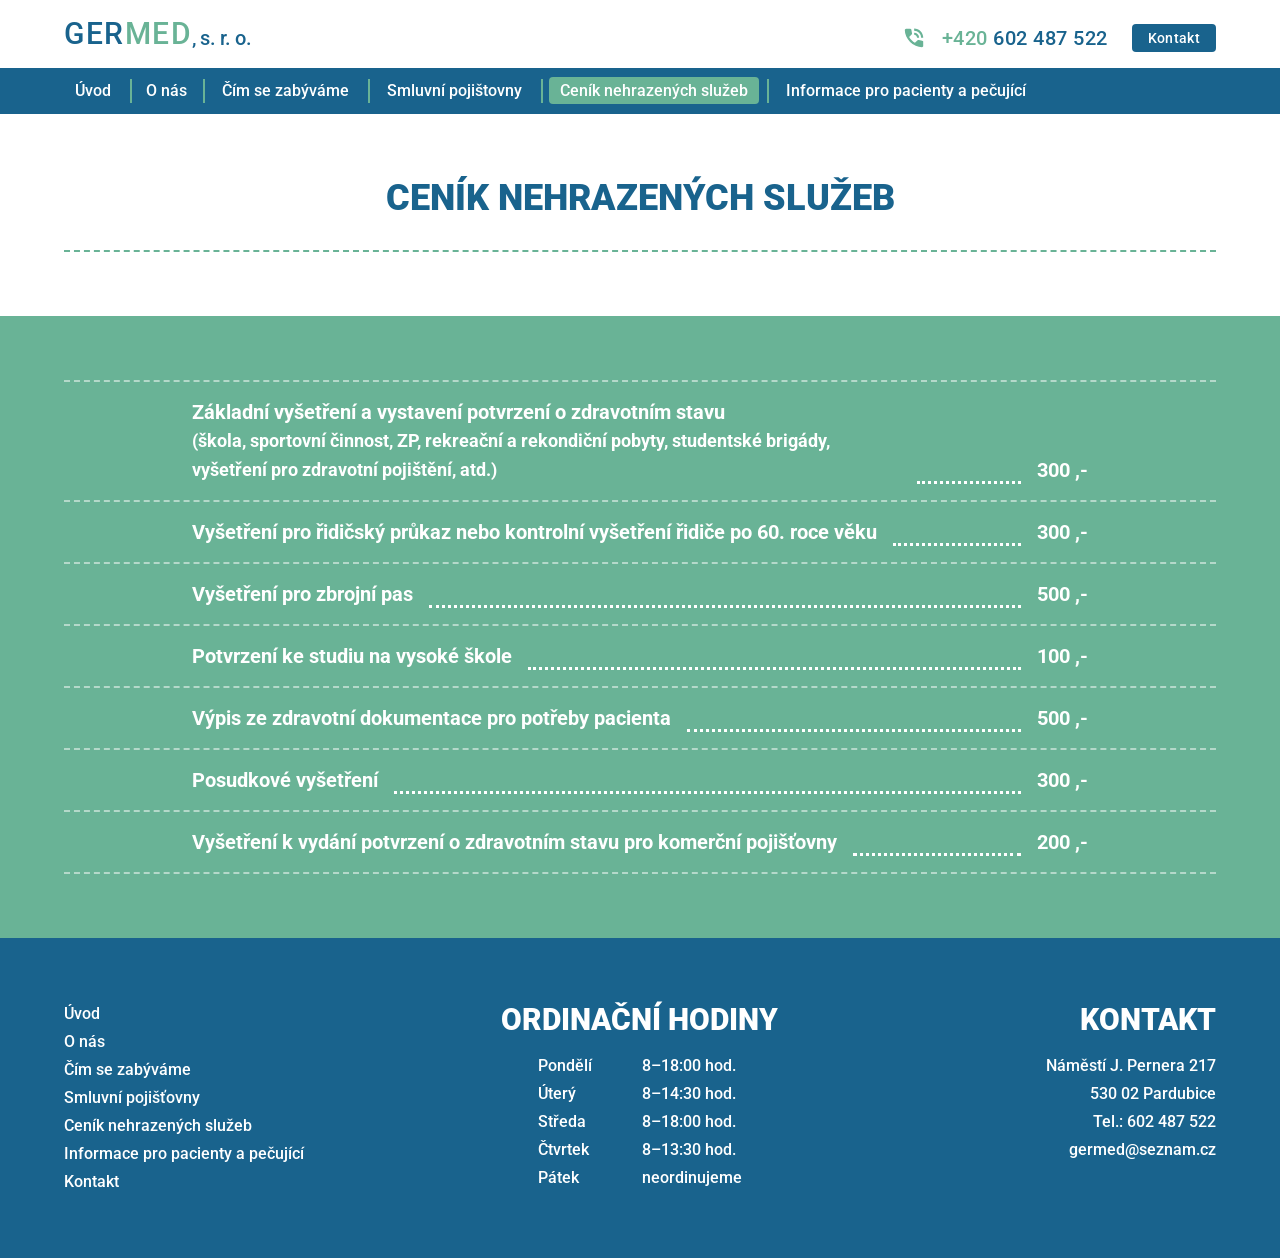
<file: app/cenik-nehrazenych-sluzeb.html>
<!DOCTYPE html>
<html lang="cs">

<head>
  <meta charset="utf-8">
  <meta name="viewport" content="width=device-width, initial-scale=1.0">
  <meta name="description"
    content="Interní, diabetologická, geriatrická ambulance. Ambulance pro chronické a obtížně se hojící rány.">
  <meta name="keywords"
    content="ambulance, poliklinika, geriatrie, gemred, germed.cz, germed s.r.o., MUDr. Hana Poláková, as. MVDr. Eduard Szabó, Pardubice, Pardubický kraj, Nám. J.Pernera 217">
  <link rel="preconnect" href="https://fonts.googleapis.com">
  <link rel="preconnect" href="https://fonts.gstatic.com" crossorigin>
  <link href="https://fonts.googleapis.com/css2?family=Roboto:ital,wght@0,100..900;1,100..900&display=swap"
    rel="stylesheet">
  <link href="../css/output.css" rel="stylesheet">
  <title>Germed</title>
</head>

<body class="font-roboto">
  <header>
    <div class="flex items-end justify-between p-4 font-roboto xl:max-w-6xl xl:mx-auto xl:px-0 xl:py-4">
      <a href="index.html" class="flex items-end">
        <h1 class="text-3xl text-secondary font-medium uppercase tracking-wider">
          Ger<span class="text-primary">med</span>
        </h1>
        <span class="text-xl text-secondary font-medium tracking-tight">, s. r. o.</span>
      </a>
      <div id="openMenu" class="lg:hidden">
        <svg height="36px" viewBox="0 -960 960 960" width="36px" fill="currentColor"
          class="text-secondary cursor-pointer">
          <path d="M120-240v-80h720v80H120Zm0-200v-80h720v80H120Zm0-200v-80h720v80H120Z" />
        </svg>
      </div>

      <div class="hidden lg:flex lg:gap-4">
        <div class="flex items-center gap-6 text-xl font-medium tracking-wide">
          <a href="tel:+420602487522" class="flex items-center gap-4 text-secondary">
            <svg height="24px" viewBox="0 -960 960 960" width="24px" fill="currentColor" class="text-primary">
              <path
                d="M765.74-491.57q0-117-81.5-198.5t-198.5-81.5v-83.58q75.72 0 141.81 28.74 66.1 28.74 115.2 77.8 49.1 49.05 77.84 115.22 28.74 66.17 28.74 141.82h-83.59Zm-163.83 0q0-48.56-33.8-82.48-33.81-33.93-82.37-33.93v-83.59q83 0 141.5 58.5t58.5 141.5h-83.83Zm196.57 379.7q-126.44 0-249.87-55.1-123.44-55.1-224.87-156.29Q222.3-424.7 167.21-548.25q-55.1-123.55-55.1-249.99 0-21.35 14.15-35.62 14.15-14.27 35.5-14.27h161.76q19.5 0 33.37 11.53 13.87 11.53 17.31 29.56l25.76 134.97q2.95 19.59-.88 33.22-3.84 13.63-14.71 23.78l-98.44 96.09q19.05 34.37 45.11 66.96 26.07 32.59 58.11 63.63 29.81 29.8 61.42 54.63 31.6 24.83 66.26 44.91l95.67-94.95q11.63-11.4 28.52-16.37 16.89-4.98 34.48-2.03l131.54 27.29q19.03 5.43 30.06 18.44 11.03 13.01 11.03 31.04v163.67q0 21.35-14.27 35.62-14.27 14.27-35.38 14.27Z" />
            </svg>
            <span><span class="text-primary">+420</span> 602 487 522</span>
          </a>
          <a href="kontakt.html"
            class="group relative px-4 py-1 bg-secondary text-sm text-white font-medium tracking-wide rounded-sm cursor-pointer hover:bg-primary">
            Kontakt
          </a>
        </div>
      </div>
    </div>

    <!-- <div class="w-full h-1.5 bg-secondary lg:hidden"></div>
    <div class="flex items-center justify-center gap-6 px-4 py-3 text-2xl font-medium tracking-wide lg:hidden">
      <a href="tel:+420602487522" class="flex items-center gap-4 text-secondary">
        <svg height="24px" viewBox="0 -960 960 960" width="24px" fill="currentColor" class="text-primary">
          <path
            d="M765.74-491.57q0-117-81.5-198.5t-198.5-81.5v-83.58q75.72 0 141.81 28.74 66.1 28.74 115.2 77.8 49.1 49.05 77.84 115.22 28.74 66.17 28.74 141.82h-83.59Zm-163.83 0q0-48.56-33.8-82.48-33.81-33.93-82.37-33.93v-83.59q83 0 141.5 58.5t58.5 141.5h-83.83Zm196.57 379.7q-126.44 0-249.87-55.1-123.44-55.1-224.87-156.29Q222.3-424.7 167.21-548.25q-55.1-123.55-55.1-249.99 0-21.35 14.15-35.62 14.15-14.27 35.5-14.27h161.76q19.5 0 33.37 11.53 13.87 11.53 17.31 29.56l25.76 134.97q2.95 19.59-.88 33.22-3.84 13.63-14.71 23.78l-98.44 96.09q19.05 34.37 45.11 66.96 26.07 32.59 58.11 63.63 29.81 29.8 61.42 54.63 31.6 24.83 66.26 44.91l95.67-94.95q11.63-11.4 28.52-16.37 16.89-4.98 34.48-2.03l131.54 27.29q19.03 5.43 30.06 18.44 11.03 13.01 11.03 31.04v163.67q0 21.35-14.27 35.62-14.27 14.27-35.38 14.27Z" />
        </svg>
        <span> <span class="text-primary">+420</span> 602 487 522 </span>
      </a>
    </div>
    <div class="w-full h-1.5 bg-secondary lg:hidden"></div> -->
    <div
      class="flex items-center justify-center gap-6 p-4 bg-secondary text-white text-2xl font-medium tracking-wide lg:hidden">
      <a href="tel:+420602487522" class="flex items-center gap-4">
        <svg height="24px" viewBox="0 -960 960 960" width="24px" fill="currentColor">
          <path
            d="M765.74-491.57q0-117-81.5-198.5t-198.5-81.5v-83.58q75.72 0 141.81 28.74 66.1 28.74 115.2 77.8 49.1 49.05 77.84 115.22 28.74 66.17 28.74 141.82h-83.59Zm-163.83 0q0-48.56-33.8-82.48-33.81-33.93-82.37-33.93v-83.59q83 0 141.5 58.5t58.5 141.5h-83.83Zm196.57 379.7q-126.44 0-249.87-55.1-123.44-55.1-224.87-156.29Q222.3-424.7 167.21-548.25q-55.1-123.55-55.1-249.99 0-21.35 14.15-35.62 14.15-14.27 35.5-14.27h161.76q19.5 0 33.37 11.53 13.87 11.53 17.31 29.56l25.76 134.97q2.95 19.59-.88 33.22-3.84 13.63-14.71 23.78l-98.44 96.09q19.05 34.37 45.11 66.96 26.07 32.59 58.11 63.63 29.81 29.8 61.42 54.63 31.6 24.83 66.26 44.91l95.67-94.95q11.63-11.4 28.52-16.37 16.89-4.98 34.48-2.03l131.54 27.29q19.03 5.43 30.06 18.44 11.03 13.01 11.03 31.04v163.67q0 21.35-14.27 35.62-14.27 14.27-35.38 14.27Z" />
        </svg>
        <span> <span>+420</span> 602 487 522 </span>
      </a>
    </div>

    <nav class="hidden p-2.75 bg-secondary text-white font-medium lg:block">
      <ul class="flex items-center gap-4 xl:max-w-6xl lg:mx-auto">
        <li
          class="relative after:absolute after:border-r-2 after:border-primary after:h-6 after:translate-x-2 after:bg-primary">
          <a href="index.html" class="px-2.75 py-1 rounded-sm hover:bg-primary">Úvod</a>
        </li>
        <li
          class="relative after:absolute after:border-r-2 after:border-primary after:h-6 after:translate-x-2 after:bg-primary">
          <a href="o-nas.html" class="px-2 py-1 rounded-sm hover:bg-primary">O&nbsp;nás</a>
        </li>
        <li
          class="relative after:absolute after:border-r-2 after:border-primary after:h-6 after:translate-x-2 after:bg-primary">
          <a href="cim-se-zabyvame.html" class="px-2.75 py-1 rounded-sm hover:bg-primary">Čím se zabýváme</a>
        </li>
        <li
          class="relative after:absolute after:border-r-2 after:border-primary after:h-6 after:translate-x-2 after:bg-primary">
          <a href="smluvni-pojistovny.html" class="px-2.75 py-1 rounded-sm hover:bg-primary">Smluvní pojištovny</a>
        </li>
        <li
          class="relative after:absolute after:border-r-2 after:border-primary after:h-6 after:translate-x-2 after:bg-primary">
          <a href="cenik-nehrazenych-sluzeb.html" class="px-2.75 py-1 rounded-sm bg-primary">Ceník nehrazených
            služeb</a>
        </li>
        <li>
          <a href="informace-pro-pacienty-a-pecujici.html" class="px-2.75 py-1 rounded-sm hover:bg-primary">Informace
            pro pacienty a&nbsp;pečující</a>
        </li>
      </ul>
    </nav>

    <nav id="menu" class="hidden z-50 fixed inset-0 w-full h-full bg-white lg:hidden">
      <div class="flex items-center justify-end p-4">
        <div id="closeMenu" class="flex justify-end">
          <svg height="36px" viewBox="0 -960 960 960" width="36px" fill="currentColor" class="text-secondary">
            <path
              d="m256-200-56-56 224-224-224-224 56-56 224 224 224-224 56 56-224 224 224 224-56 56-224-224-224 224Z" />
          </svg>
        </div>
      </div>

      <ul class="flex flex-col text-xl text-center text-secondary font-black">
        <li>
          <a href="index.html" class="block p-6">Úvod</a>
        </li>
        <li>
          <a href="o-nas.html" class="block p-6">O&nbsp;nás</a>
        </li>
        <li>
          <a href="cim-se-zabyvame.html" class="block p-6">Čím se zabýváme</a>
        </li>
        <li>
          <a href="smluvni-pojistovny.html" class="block p-6">Smluvní pojištovny</a>
        </li>
        <li>
          <a href="cenik-nehrazenych-sluzeb.html" class="block p-6">Ceník nehrazených služeb</a>
        </li>
        <li>
          <a href="informace-pro-pacienty-a-pecujici.html" class="block p-6">Informace pro pacienty a&nbsp;pečující</a>
        </li>
        <li>
          <a href="kontakt.html" class="block p-6">Kontakt</a>
        </li>
      </ul>
    </nav>
  </header>

  <div class="flex flex-col max-w-6xl mx-auto px-6 py-16 xl:px-0">
    <h2 class="text-center text-4xl text-secondary font-black uppercase mb-8">
      Ceník nehrazených služeb
    </h2>
    <div class="w-full max-w-6xl mx-auto border-b-2 border-dashed border-primary"></div>
  </div>

  <main class="bg-primary text-xl text-white font-bold">
    <div class="flex flex-col max-w-6xl mx-auto px-6 py-16 lg:px-0">
      <div class="w-full max-w-6xl mx-auto border-b-2 border-dashed border-white opacity-50"></div>
      <div class="flex gap-4 items-end w-full max-w-4xl mx-auto py-4">
        <span>
          Základní vyšetření a&nbsp;vystavení potvrzení o&nbsp;zdravotním
          stavu
          <br>
          <span class="text-lg">(škola, sportovní činnost, ZP, rekreační a&nbsp;rekondiční
            pobyty, studentské brigády, vyšetření pro zdravotní pojištění,
            atd.)</span>
        </span>
        <div class="flex-1 min-w-26 border-b-3 border-dotted border-white"></div>
        <span>300&nbsp;,-</span>
      </div>
      <div class="w-full max-w-6xl mx-auto border-b-2 border-dashed border-white opacity-50"></div>
      <div class="flex gap-4 items-end w-full max-w-4xl mx-auto py-4">
        <span>
          Vyšetření pro řidičský průkaz nebo kontrolní vyšetření řidiče po 60.
          roce věku
        </span>
        <div class="flex-1 min-w-26 border-b-3 border-dotted border-white"></div>
        <span>300&nbsp;,-</span>
      </div>
      <div class="w-full max-w-6xl mx-auto border-b-2 border-dashed border-white opacity-50"></div>
      <div class="flex gap-4 items-end w-full max-w-4xl mx-auto py-4">
        <span> Vyšetření pro zbrojní pas </span>
        <div class="flex-1 min-w-26 border-b-3 border-dotted border-white"></div>
        <span>500&nbsp;,-</span>
      </div>
      <div class="w-full max-w-6xl mx-auto border-b-2 border-dashed border-white opacity-50"></div>
      <div class="flex gap-4 items-end w-full max-w-4xl mx-auto py-4">
        <span> Potvrzení ke studiu na vysoké škole </span>
        <div class="flex-1 min-w-26 border-b-3 border-dotted border-white"></div>
        <span>100&nbsp;,-</span>
      </div>
      <div class="w-full max-w-6xl mx-auto border-b-2 border-dashed border-white opacity-50"></div>
      <div class="flex gap-4 items-end w-full max-w-4xl mx-auto py-4">
        <span> Výpis ze zdravotní dokumentace pro potřeby pacienta </span>
        <div class="flex-1 min-w-26 border-b-3 border-dotted border-white"></div>
        <span>500&nbsp;,-</span>
      </div>
      <div class="w-full max-w-6xl mx-auto border-b-2 border-dashed border-white opacity-50"></div>
      <div class="flex gap-4 items-end w-full max-w-4xl mx-auto py-4">
        <span> Posudkové vyšetření </span>
        <div class="flex-1 min-w-26 border-b-3 border-dotted border-white"></div>
        <span>300&nbsp;,-</span>
      </div>
      <div class="w-full max-w-6xl mx-auto border-b-2 border-dashed border-white opacity-50"></div>
      <div class="flex gap-4 items-end w-full max-w-4xl mx-auto py-4">
        <span>
          Vyšetření k vydání potvrzení o zdravotním stavu pro komerční
          pojišťovny
        </span>
        <div class="flex-1 min-w-26 border-b-3 border-dotted border-white"></div>
        <span>200&nbsp;,-</span>
      </div>
      <div class="w-full max-w-6xl mx-auto border-b-2 border-dashed border-white opacity-50"></div>
    </div>
  </main>

  <footer class="bg-secondary text-white font-medium">
    <div
      class="flex flex-col items-center gap-12 p-16 xl:max-w-6xl xl:mx-auto lg:grid lg:grid-cols-3 lg:items-start lg:gap-4 xl:px-0">
      <nav>
        <ul class="flex flex-col items-center gap-2 text-center lg:items-start lg:gap-1">
          <li><a class="hover:text-primary" href="index.html">Úvod</a></li>
          <li>
            <a class="hover:text-primary" href="o-nas.html">O&nbsp;nás</a>
          </li>
          <li>
            <a class="hover:text-primary" href="cim-se-zabyvame.html">Čím se zabýváme</a>
          </li>
          <li>
            <a class="hover:text-primary" href="smluvni-pojistovny.html">Smluvní pojišťovny</a>
          </li>
          <li>
            <a class="hover:text-primary" href="cenik-nehrazenych-sluzeb.html">Ceník nehrazených služeb</a>
          </li>
          <li>
            <a class="hover:text-primary" href="informace-pro-pacienty-a-pecujici.html">Informace pro pacienty
              a&nbsp;pečující</a>
          </li>
          <li>
            <a class="hover:text-primary" href="kontakt.html">Kontakt</a>
          </li>
        </ul>
      </nav>
      <div class="flex flex-col items-center">
        <h2 class="text-center text-3xl font-black mb-4">ORDINAČNÍ HODINY</h2>
        <dl class="grid grid-cols-2 gap-2 lg:gap-1">
          <dt>Pondělí</dt>
          <dd>8–18:00 hod.</dd>
          <dt>Úterý</dt>
          <dd>8–14:30 hod.</dd>
          <dt>Středa</dt>
          <dd>8–18:00 hod.</dd>
          <dt>Čtvrtek</dt>
          <dd>8–13:30 hod.</dd>
          <dt>Pátek</dt>
          <dd>neordinujeme</dd>
        </dl>
      </div>
      <div>
        <h2 class="text-center text-3xl font-black mb-4 lg:text-right">
          KONTAKT
        </h2>
        <ul class="flex flex-col gap-2 text-center lg:text-right lg:gap-1">
          <li>Náměstí J. Pernera 217</li>
          <li>530 02 Pardubice</li>
          <li>
            <a class="hover:text-primary" href="tel:+420602487522">Tel.: 602 487 522</a>
          </li>
          <li>
            <a class="hover:text-primary" href="mailto:germed@seznam.cz">germed@seznam.cz</a>
          </li>
        </ul>
      </div>
    </div>
  </footer>

  <script src="../javascript/menu.js"></script>
</body>

</html>
</file>
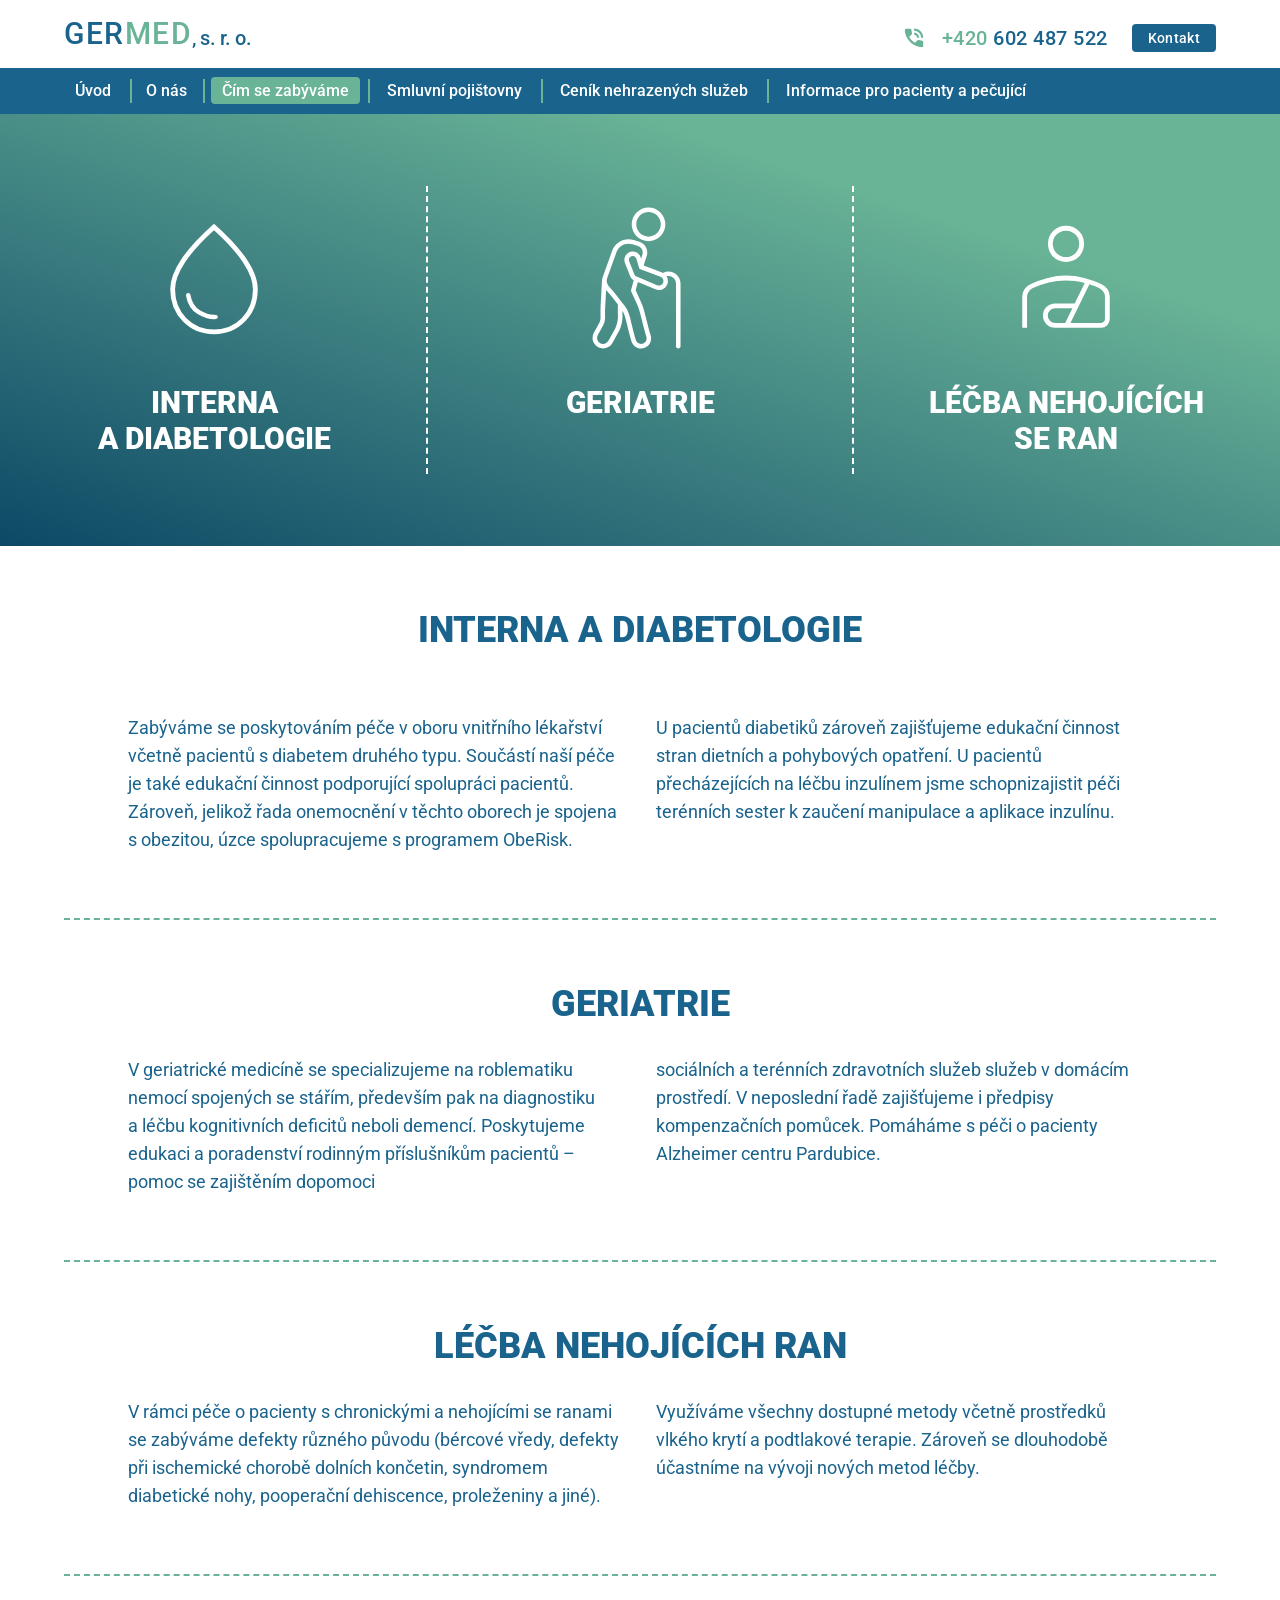
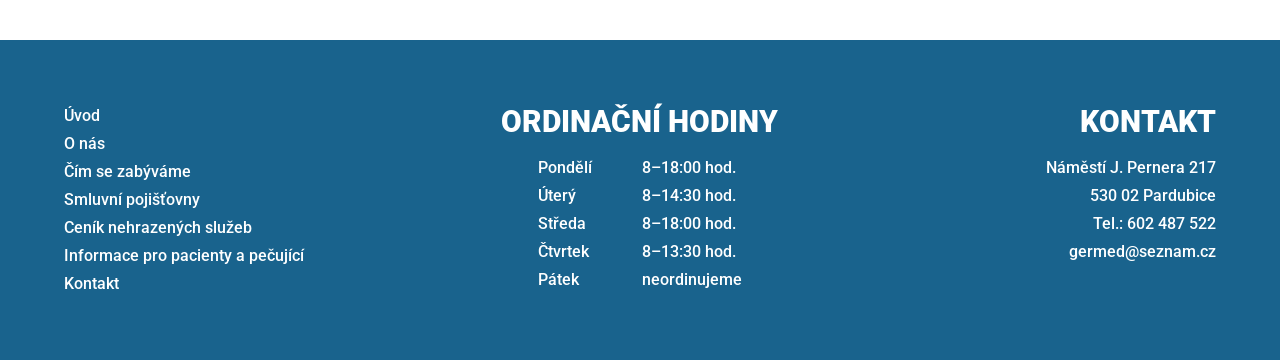
<file: app/cim-se-zabyvame.html>
<!DOCTYPE html>
<html lang="cs">

<head>
  <meta charset="utf-8">
  <meta name="viewport" content="width=device-width, initial-scale=1.0">
  <meta name="description"
    content="Interní, diabetologická, geriatrická ambulance. Ambulance pro chronické a obtížně se hojící rány.">
  <meta name="keywords"
    content="ambulance, poliklinika, geriatrie, gemred, germed.cz, germed s.r.o., MUDr. Hana Poláková, as. MVDr. Eduard Szabó, Pardubice, Pardubický kraj, Nám. J.Pernera 217">
  <link rel="preconnect" href="https://fonts.googleapis.com">
  <link rel="preconnect" href="https://fonts.gstatic.com" crossorigin>
  <link href="https://fonts.googleapis.com/css2?family=Roboto:ital,wght@0,100..900;1,100..900&display=swap"
    rel="stylesheet">
  <link href="../css/output.css" rel="stylesheet">
  <title>Germed</title>
</head>

<body class="font-roboto">
  <header>
    <div class="flex items-end justify-between p-4 font-roboto xl:max-w-6xl xl:mx-auto xl:px-0 xl:py-4">
      <a href="index.html" class="flex items-end">
        <h1 class="text-3xl text-secondary font-medium uppercase tracking-wider">
          Ger<span class="text-primary">med</span>
        </h1>
        <span class="text-xl text-secondary font-medium tracking-tight">, s. r. o.</span>
      </a>
      <div id="openMenu" class="lg:hidden">
        <svg height="36px" viewBox="0 -960 960 960" width="36px" fill="currentColor"
          class="text-secondary cursor-pointer">
          <path d="M120-240v-80h720v80H120Zm0-200v-80h720v80H120Zm0-200v-80h720v80H120Z" />
        </svg>
      </div>

      <div class="hidden lg:flex lg:gap-4">
        <div class="flex items-center gap-6 text-xl font-medium tracking-wide">
          <a href="tel:+420602487522" class="flex items-center gap-4 text-secondary">
            <svg height="24px" viewBox="0 -960 960 960" width="24px" fill="currentColor" class="text-primary">
              <path
                d="M765.74-491.57q0-117-81.5-198.5t-198.5-81.5v-83.58q75.72 0 141.81 28.74 66.1 28.74 115.2 77.8 49.1 49.05 77.84 115.22 28.74 66.17 28.74 141.82h-83.59Zm-163.83 0q0-48.56-33.8-82.48-33.81-33.93-82.37-33.93v-83.59q83 0 141.5 58.5t58.5 141.5h-83.83Zm196.57 379.7q-126.44 0-249.87-55.1-123.44-55.1-224.87-156.29Q222.3-424.7 167.21-548.25q-55.1-123.55-55.1-249.99 0-21.35 14.15-35.62 14.15-14.27 35.5-14.27h161.76q19.5 0 33.37 11.53 13.87 11.53 17.31 29.56l25.76 134.97q2.95 19.59-.88 33.22-3.84 13.63-14.71 23.78l-98.44 96.09q19.05 34.37 45.11 66.96 26.07 32.59 58.11 63.63 29.81 29.8 61.42 54.63 31.6 24.83 66.26 44.91l95.67-94.95q11.63-11.4 28.52-16.37 16.89-4.98 34.48-2.03l131.54 27.29q19.03 5.43 30.06 18.44 11.03 13.01 11.03 31.04v163.67q0 21.35-14.27 35.62-14.27 14.27-35.38 14.27Z" />
            </svg>
            <span><span class="text-primary">+420</span> 602 487 522</span>
          </a>
          <a href="kontakt.html"
            class="group relative px-4 py-1 bg-secondary text-sm text-white font-medium tracking-wide rounded-sm cursor-pointer hover:bg-primary">
            Kontakt
          </a>
        </div>
      </div>
    </div>

    <!-- <div class="w-full h-1.5 bg-secondary lg:hidden"></div>
    <div class="flex items-center justify-center gap-6 px-4 py-3 text-2xl font-medium tracking-wide lg:hidden">
      <a href="tel:+420602487522" class="flex items-center gap-4 text-secondary">
        <svg height="24px" viewBox="0 -960 960 960" width="24px" fill="currentColor" class="text-primary">
          <path
            d="M765.74-491.57q0-117-81.5-198.5t-198.5-81.5v-83.58q75.72 0 141.81 28.74 66.1 28.74 115.2 77.8 49.1 49.05 77.84 115.22 28.74 66.17 28.74 141.82h-83.59Zm-163.83 0q0-48.56-33.8-82.48-33.81-33.93-82.37-33.93v-83.59q83 0 141.5 58.5t58.5 141.5h-83.83Zm196.57 379.7q-126.44 0-249.87-55.1-123.44-55.1-224.87-156.29Q222.3-424.7 167.21-548.25q-55.1-123.55-55.1-249.99 0-21.35 14.15-35.62 14.15-14.27 35.5-14.27h161.76q19.5 0 33.37 11.53 13.87 11.53 17.31 29.56l25.76 134.97q2.95 19.59-.88 33.22-3.84 13.63-14.71 23.78l-98.44 96.09q19.05 34.37 45.11 66.96 26.07 32.59 58.11 63.63 29.81 29.8 61.42 54.63 31.6 24.83 66.26 44.91l95.67-94.95q11.63-11.4 28.52-16.37 16.89-4.98 34.48-2.03l131.54 27.29q19.03 5.43 30.06 18.44 11.03 13.01 11.03 31.04v163.67q0 21.35-14.27 35.62-14.27 14.27-35.38 14.27Z" />
        </svg>
        <span> <span class="text-primary">+420</span> 602 487 522 </span>
      </a>
    </div>
    <div class="w-full h-1.5 bg-secondary lg:hidden"></div> -->
    <div
      class="flex items-center justify-center gap-6 p-4 bg-secondary text-white text-2xl font-medium tracking-wide lg:hidden">
      <a href="tel:+420602487522" class="flex items-center gap-4">
        <svg height="24px" viewBox="0 -960 960 960" width="24px" fill="currentColor">
          <path
            d="M765.74-491.57q0-117-81.5-198.5t-198.5-81.5v-83.58q75.72 0 141.81 28.74 66.1 28.74 115.2 77.8 49.1 49.05 77.84 115.22 28.74 66.17 28.74 141.82h-83.59Zm-163.83 0q0-48.56-33.8-82.48-33.81-33.93-82.37-33.93v-83.59q83 0 141.5 58.5t58.5 141.5h-83.83Zm196.57 379.7q-126.44 0-249.87-55.1-123.44-55.1-224.87-156.29Q222.3-424.7 167.21-548.25q-55.1-123.55-55.1-249.99 0-21.35 14.15-35.62 14.15-14.27 35.5-14.27h161.76q19.5 0 33.37 11.53 13.87 11.53 17.31 29.56l25.76 134.97q2.95 19.59-.88 33.22-3.84 13.63-14.71 23.78l-98.44 96.09q19.05 34.37 45.11 66.96 26.07 32.59 58.11 63.63 29.81 29.8 61.42 54.63 31.6 24.83 66.26 44.91l95.67-94.95q11.63-11.4 28.52-16.37 16.89-4.98 34.48-2.03l131.54 27.29q19.03 5.43 30.06 18.44 11.03 13.01 11.03 31.04v163.67q0 21.35-14.27 35.62-14.27 14.27-35.38 14.27Z" />
        </svg>
        <span> <span>+420</span> 602 487 522 </span>
      </a>
    </div>

    <nav class="hidden p-2.75 bg-secondary text-white font-medium lg:block">
      <ul class="flex items-center gap-4 xl:max-w-6xl lg:mx-auto">
        <li
          class="relative after:absolute after:border-r-2 after:border-primary after:h-6 after:translate-x-2 after:bg-primary">
          <a href="index.html" class="px-2.75 py-1 rounded-sm hover:bg-primary">Úvod</a>
        </li>
        <li
          class="relative after:absolute after:border-r-2 after:border-primary after:h-6 after:translate-x-2 after:bg-primary">
          <a href="o-nas.html" class="px-2 py-1 rounded-sm hover:bg-primary">O&nbsp;nás</a>
        </li>
        <li
          class="relative after:absolute after:border-r-2 after:border-primary after:h-6 after:translate-x-2 after:bg-primary">
          <a href="cim-se-zabyvame.html" class="px-2.75 py-1 rounded-sm bg-primary">Čím se zabýváme</a>
        </li>
        <li
          class="relative after:absolute after:border-r-2 after:border-primary after:h-6 after:translate-x-2 after:bg-primary">
          <a href="smluvni-pojistovny.html" class="px-2.75 py-1 rounded-sm hover:bg-primary">Smluvní pojištovny</a>
        </li>
        <li
          class="relative after:absolute after:border-r-2 after:border-primary after:h-6 after:translate-x-2 after:bg-primary">
          <a href="cenik-nehrazenych-sluzeb.html" class="px-2.75 py-1 rounded-sm hover:bg-primary">Ceník nehrazených
            služeb</a>
        </li>
        <li>
          <a href="informace-pro-pacienty-a-pecujici.html" class="px-2.75 py-1 rounded-sm hover:bg-primary">Informace
            pro pacienty a&nbsp;pečující</a>
        </li>
      </ul>
    </nav>

    <nav id="menu" class="hidden z-50 fixed inset-0 w-full h-full bg-white lg:hidden">
      <div class="flex items-center justify-end p-4">
        <div id="closeMenu" class="flex justify-end">
          <svg height="36px" viewBox="0 -960 960 960" width="36px" fill="currentColor" class="text-secondary">
            <path
              d="m256-200-56-56 224-224-224-224 56-56 224 224 224-224 56 56-224 224 224 224-56 56-224-224-224 224Z" />
          </svg>
        </div>
      </div>

      <ul class="flex flex-col text-xl text-center text-secondary font-black">
        <li>
          <a href="index.html" class="block p-6">Úvod</a>
        </li>
        <li>
          <a href="o-nas.html" class="block p-6">O&nbsp;nás</a>
        </li>
        <li>
          <a href="cim-se-zabyvame.html" class="block p-6">Čím se zabýváme</a>
        </li>
        <li>
          <a href="smluvni-pojistovny.html" class="block p-6">Smluvní pojištovny</a>
        </li>
        <li>
          <a href="cenik-nehrazenych-sluzeb.html" class="block p-6">Ceník nehrazených služeb</a>
        </li>
        <li>
          <a href="informace-pro-pacienty-a-pecujici.html" class="block p-6">Informace pro pacienty a&nbsp;pečující</a>
        </li>
        <li>
          <a href="kontakt.html" class="block p-6">Kontakt</a>
        </li>
      </ul>
    </nav>
  </header>

  <div class="text-white font-black bg-gradient-to-tr from-secondary-dark to-primary to-75%">
    <div
      class="flex flex-col justify-between gap-12 items-center justify-items-center px-16 py-18 lg:flex-row lg:gap-8 xl:max-w-6xl xl:px-0 xl:mx-auto">
      <section class="grid grid-rows-[auto_72px] justify-items-center gap-8 w-75">
        <svg width="150px" height="150px" viewBox="0 -960 960 960" fill="currentColor">
          <path
            d="M482.85-215.69q10.61-.77 16.03-4.46 5.43-3.7 5.43-11.04 0-6.73-5.64-10.04-5.64-3.31-16.05-3.31-41.24 1.54-90.89-27.27t-61.65-95.81q-1.23-9-5.48-12.96-4.24-3.96-9.81-3.96-6.64 0-10.71 5.04-4.08 5.04-2.85 14.04 15 80.92 73.31 115.73t108.31 34.04ZM479.86-120q-119.94 0-199.9-82.54Q200-285.07 200-408q0-86.15 69.5-190.58Q339-703 480-827.69 621-703 690.5-598.58 760-494.15 760-408q0 122.93-80.1 205.46Q599.79-120 479.86-120Zm.18-30.77q107.34 0 178.27-73.46 70.92-73.46 70.92-183.84 0-75.85-63.42-171.74Q602.38-675.69 480-786.15 357.62-675.69 294.19-579.81q-63.42 95.89-63.42 171.74 0 110.38 70.96 183.84 70.96 73.46 178.31 73.46ZM480-473.85Z" />
        </svg>
        <h2 class="text-center text-3xl">INTERNA A&nbsp;DIABETOLOGIE</h2>
      </section>
      <div class="w-full border-b-2 border-dashed border-white lg:block lg:h-72 lg:w-0 lg:border-r-2 lg:border-b-0">
      </div>
      <section class="grid grid-rows-[auto_72px] justify-items-center gap-8 w-75">
        <svg width="150px" height="150px" viewBox="0 0 271 275" fill="currentColor">
          <g>
            <path
              d="M151.157,70.005c17.002,0 30.835,-13.832 30.835,-30.835c0,-17.002 -13.833,-30.835 -30.835,-30.835c-17.002,0 -30.835,13.833 -30.835,30.835c0,17.003 13.833,30.835 30.835,30.835Zm0,-53.336c12.408,0 22.502,10.093 22.502,22.501c0,12.409 -10.094,22.502 -22.502,22.502c-12.408,0 -22.502,-10.093 -22.502,-22.502c0,-12.408 10.094,-22.501 22.502,-22.501Z" />
            <path
              d="M50.929,237.95c-3.332,6.069 -3.216,13.248 0.309,19.205c7.699,13.007 26.485,12.513 33.661,-0.512l12.887,-23.389c4.392,-9.438 6.27,-19.9 5.446,-29.917l-0.002,-5.894c6,9.928 5.498,15.336 16.374,55.395c2.128,8.126 9.47,13.8 17.855,13.8c11.159,0 20.777,-10.062 17.913,-22.801c-11.267,-41.239 -11.635,-47.989 -17.867,-61.977l-9.895,-21.812l3.995,-15.141l32.036,13.445c8.423,3.54 18.391,-0.282 21.978,-9.28c1.788,-4.74 1.465,-9.957 -1.36,-14.62c8.856,-2.096 17.232,4.368 17.232,13.434l0,114.586c0,2.301 1.865,4.166 4.166,4.166c2.301,0 4.167,-1.865 4.167,-4.166l0,-114.586c0,-16.559 -17.402,-27.363 -32.369,-19.743c-0.493,-0.249 -0.977,-0.513 -1.499,-0.714l-33.763,-12.69l5.459,-17.012c3.856,-10.887 -1.914,-23.238 -13.31,-26.747l-10.211,-3.198c-16.46,-5.113 -33.899,3.605 -39.688,19.838l-17.207,48.004c-0.455,1.289 -0.727,2.607 -0.916,3.933c-0.635,1.481 -0.064,-1.855 -3.198,55.587c-0.47,12.749 1.362,18.043 -2.405,24.975l-9.788,17.831Zm126.923,-91.897c-1.691,4.238 -6.726,6.405 -10.985,4.616l-37.557,-15.761c-1.93,-0.808 -3.481,-2.386 -4.252,-4.329l-9.391,-23.645c-1.849,-4.664 1.632,-9.585 6.478,-9.585l0.415,0.012c2.944,0.165 5.485,2.175 6.321,4.999l4.84,16.325c0.371,1.247 1.302,2.25 2.519,2.712l36.755,13.822c4.571,1.755 6.412,6.709 4.857,10.834Zm-102.765,-7.637l17.204,-47.99c4.284,-12.018 17.187,-18.459 29.36,-14.69l10.219,3.201c6.437,1.986 10.381,9.073 7.888,16.125l-2.261,7.042l-0.626,-2.112c-1.835,-6.189 -7.398,-10.59 -13.845,-10.952c-11.224,-0.62 -19.221,10.604 -15.102,20.97l9.389,23.643c1.286,3.239 3.648,5.939 6.597,7.756l-4.735,17.946c-0.247,0.927 -0.163,1.912 0.234,2.785l10.496,23.138c5.834,13.092 6.331,20.046 17.372,60.527c0.218,0.983 0.33,1.817 0.33,2.474c0,5.528 -4.553,10.026 -10.148,10.026c-4.598,0 -8.625,-3.117 -9.79,-7.564c-10.731,-37.84 -9.805,-47.929 -20.354,-62.148c-13.271,-17.839 -22.499,-29.385 -27.413,-34.298c-2.309,-2.334 -7.397,-8.557 -4.815,-15.879Zm-7.056,85.699c5.145,-9.476 2.853,-16.932 3.418,-28.754l1.885,-35.938c7.795,8.394 14.436,17.07 21.737,26.732c-0.066,0.294 -0.178,0.571 -0.178,0.885l0.02,16.634c0.72,8.918 -0.897,17.93 -4.553,25.81l-12.757,23.134c-4.098,7.43 -14.804,7.707 -19.193,0.293c-2.01,-3.397 -2.075,-7.491 -0.177,-10.949l9.798,-17.847Z" />
          </g>
        </svg>
        <h2 class="text-center text-3xl">GERIATRIE</h2>
      </section>
      <div class="w-full border-b-2 border-dashed border-white lg:block lg:h-72 lg:w-0 lg:border-r-2 lg:border-b-0">
      </div>
      <section class="grid grid-rows-[auto_72px] justify-items-center gap-8 w-75">
        <svg width="150px" height="150px" viewBox="0 -960 960 960" fill="currentColor">
          <path
            d="M480-583.08q-49.5 0-82.44-32.94t-32.94-82.44q0-49.5 32.94-82.44 32.94-32.95 82.44-32.95t82.44 32.95q32.94 32.94 32.94 82.44t-32.94 82.44Q529.5-583.08 480-583.08Zm0-30.77q35.92 0 60.27-24.34 24.35-24.35 24.35-60.27t-24.35-60.27q-24.35-24.35-60.27-24.35t-60.27 24.35q-24.35 24.35-24.35 60.27t24.35 60.27q24.35 24.34 60.27 24.34ZM200-161.54v-200.92q0-26.46 14.99-47.33 14.98-20.86 39.93-32.25 50.23-23.27 108.67-38.31 58.44-15.03 116.45-15.03 58.02 0 116.3 15.03 58.28 15.04 108.51 38.04 25.18 11.66 40.16 32.52Q760-388.92 760-362.41v145.49q0 23.06-16.16 39.22-16.17 16.16-39.22 16.16H410q-32.59 0-55.14-22.59-22.55-22.59-22.55-55.23t22.55-55.1q22.55-22.46 55.14-22.46h125.69L600-448.46q-29.85-8.85-63.04-12.5-33.19-3.66-57.07-3.66-57.73 0-110.54 13.04-52.81 13.04-101.2 36.35-16.3 8.54-26.84 22.8-10.54 14.26-10.54 29.97v200.92H200Zm210-30.77h64.77L521-286.15H410q-19.23 0-33.08 13.81-13.84 13.81-13.84 33 0 19.19 13.84 33.11 13.85 13.92 33.08 13.92Zm98.46 0h196.16q10.76 0 17.69-6.92 6.92-6.92 6.92-17.69v-145.54q0-16.5-11.04-30.75t-27.34-22.02q-12.77-6.77-28.62-13-15.85-6.23-32.46-11.92L508.46-192.31ZM480-698.46Zm0 379.92Z" />
        </svg>
        <h2 class="text-center text-3xl">LÉČBA NEHOJÍCÍCH SE RAN</h2>
      </section>
    </div>
  </div>

  <main class="flex flex-col">
    <article class="px-6 mx-auto py-16 text-lg text-secondary lg:px-16 xl:max-w-5xl xl:px-0">
      <h2 class="text-center text-4xl font-black uppercase mb-16">
        Interna a diabetologie
      </h2>
      <div class="sm:justify-center sm:gap-8 sm:grid sm:grid-cols-[repeat(auto-fit,minmax(0,1fr))]">
        <p>
          Zabýváme se poskytováním péče v&nbsp;oboru vnitřního lékařství
          včetně pacientů s&nbsp;diabetem druhého typu. Součástí naší péče je
          také edukační činnost podporující spolupráci pacientů. Zároveň,
          jelikož řada onemocnění v&nbsp;těchto oborech je spojena
          s&nbsp;obezitou, úzce spolupracujeme s&nbsp;programem ObeRisk.
        </p>
        <p>
          U&nbsp;pacientů diabetiků zároveň zajišťujeme edukační činnost stran
          dietních a&nbsp;pohybových opatření. U&nbsp;pacientů přecházejících
          na léčbu inzulínem jsme schopnizajistit péči terénních sester
          k&nbsp;zaučení manipulace a&nbsp;aplikace inzulínu.
        </p>
      </div>
    </article>
    <div class="px-6 xl:px-0">
      <div class="w-full max-w-6xl mx-auto border-b-2 border-dashed border-primary"></div>
    </div>
    <article class="px-6 mx-auto py-16 text-lg text-secondary lg:px-16 xl:max-w-5xl xl:px-0">
      <h2 class="text-center text-4xl font-black uppercase mb-8">
        Geriatrie
      </h2>
      <div class="sm:justify-center sm:gap-8 sm:grid sm:grid-cols-[repeat(auto-fit,minmax(0,1fr))]">
        <p>
          V&nbsp;geriatrické medicíně se specializujeme na roblematiku nemocí
          spojených se stářím, především pak na diagnostiku a&nbsp;léčbu
          kognitivních deficitů neboli demencí. Poskytujeme edukaci
          a&nbsp;poradenství rodinným příslušníkům pacientů – pomoc se
          zajištěním dopomoci
        </p>
        <p>
          sociálních a&nbsp;terénních zdravotních služeb služeb v&nbsp;domácím
          prostředí. V&nbsp;neposlední řadě zajišťujeme i&nbsp;předpisy
          kompenzačních pomůcek. Pomáháme s&nbsp;péči o&nbsp;pacienty
          Alzheimer centru Pardubice.
        </p>
      </div>
    </article>
    <div class="px-6 xl:px-0">
      <div class="w-full max-w-6xl mx-auto border-b-2 border-dashed border-primary"></div>
    </div>
    <article class="px-6 mx-auto py-16 text-lg text-secondary lg:px-16 xl:max-w-5xl xl:px-0">
      <h2 class="text-center text-4xl font-black uppercase mb-8">
        Léčba nehojících ran
      </h2>
      <div class="sm:justify-center sm:gap-8 sm:grid sm:grid-cols-[repeat(auto-fit,minmax(0,1fr))]">
        <p>
          V&nbsp;rámci péče o&nbsp;pacienty s&nbsp;chronickými
          a&nbsp;nehojícími se ranami se zabýváme defekty různého původu
          (bércové vředy, defekty při ischemické chorobě dolních končetin,
          syndromem diabetické nohy, pooperační dehiscence, proleženiny
          a&nbsp;jiné).
        </p>
        <p>
          Využíváme všechny dostupné metody včetně prostředků vlkého krytí
          a&nbsp;podtlakové terapie. Zároveň se dlouhodobě účastníme na vývoji
          nových metod léčby.
        </p>
      </div>
    </article>
    <div class="px-6 xl:px-0">
      <div class="w-full max-w-6xl mx-auto border-b-2 border-dashed border-primary mb-16"></div>
    </div>
  </main>

  <footer class="bg-secondary text-white font-medium">
    <div
      class="flex flex-col items-center gap-12 p-16 xl:max-w-6xl xl:mx-auto lg:grid lg:grid-cols-3 lg:items-start lg:gap-4 xl:px-0">
      <nav>
        <ul class="flex flex-col items-center gap-2 text-center lg:items-start lg:gap-1">
          <li><a class="hover:text-primary" href="index.html">Úvod</a></li>
          <li>
            <a class="hover:text-primary" href="o-nas.html">O&nbsp;nás</a>
          </li>
          <li>
            <a class="hover:text-primary" href="cim-se-zabyvame.html">Čím se zabýváme</a>
          </li>
          <li>
            <a class="hover:text-primary" href="smluvni-pojistovny.html">Smluvní pojišťovny</a>
          </li>
          <li>
            <a class="hover:text-primary" href="cenik-nehrazenych-sluzeb.html">Ceník nehrazených služeb</a>
          </li>
          <li>
            <a class="hover:text-primary" href="informace-pro-pacienty-a-pecujici.html">Informace pro pacienty
              a&nbsp;pečující</a>
          </li>
          <li>
            <a class="hover:text-primary" href="kontakt.html">Kontakt</a>
          </li>
        </ul>
      </nav>
      <div class="flex flex-col items-center">
        <h2 class="text-center text-3xl font-black mb-4">ORDINAČNÍ HODINY</h2>
        <dl class="grid grid-cols-2 gap-2 lg:gap-1">
          <dt>Pondělí</dt>
          <dd>8–18:00 hod.</dd>
          <dt>Úterý</dt>
          <dd>8–14:30 hod.</dd>
          <dt>Středa</dt>
          <dd>8–18:00 hod.</dd>
          <dt>Čtvrtek</dt>
          <dd>8–13:30 hod.</dd>
          <dt>Pátek</dt>
          <dd>neordinujeme</dd>
        </dl>
      </div>
      <div>
        <h2 class="text-center text-3xl font-black mb-4 lg:text-right">
          KONTAKT
        </h2>
        <ul class="flex flex-col gap-2 text-center lg:text-right lg:gap-1">
          <li>Náměstí J. Pernera 217</li>
          <li>530 02 Pardubice</li>
          <li>
            <a class="hover:text-primary" href="tel:+420602487522">Tel.: 602 487 522</a>
          </li>
          <li>
            <a class="hover:text-primary" href="mailto:germed@seznam.cz">germed@seznam.cz</a>
          </li>
        </ul>
      </div>
    </div>
  </footer>

  <script src="../javascript/menu.js"></script>
</body>

</html>
</file>
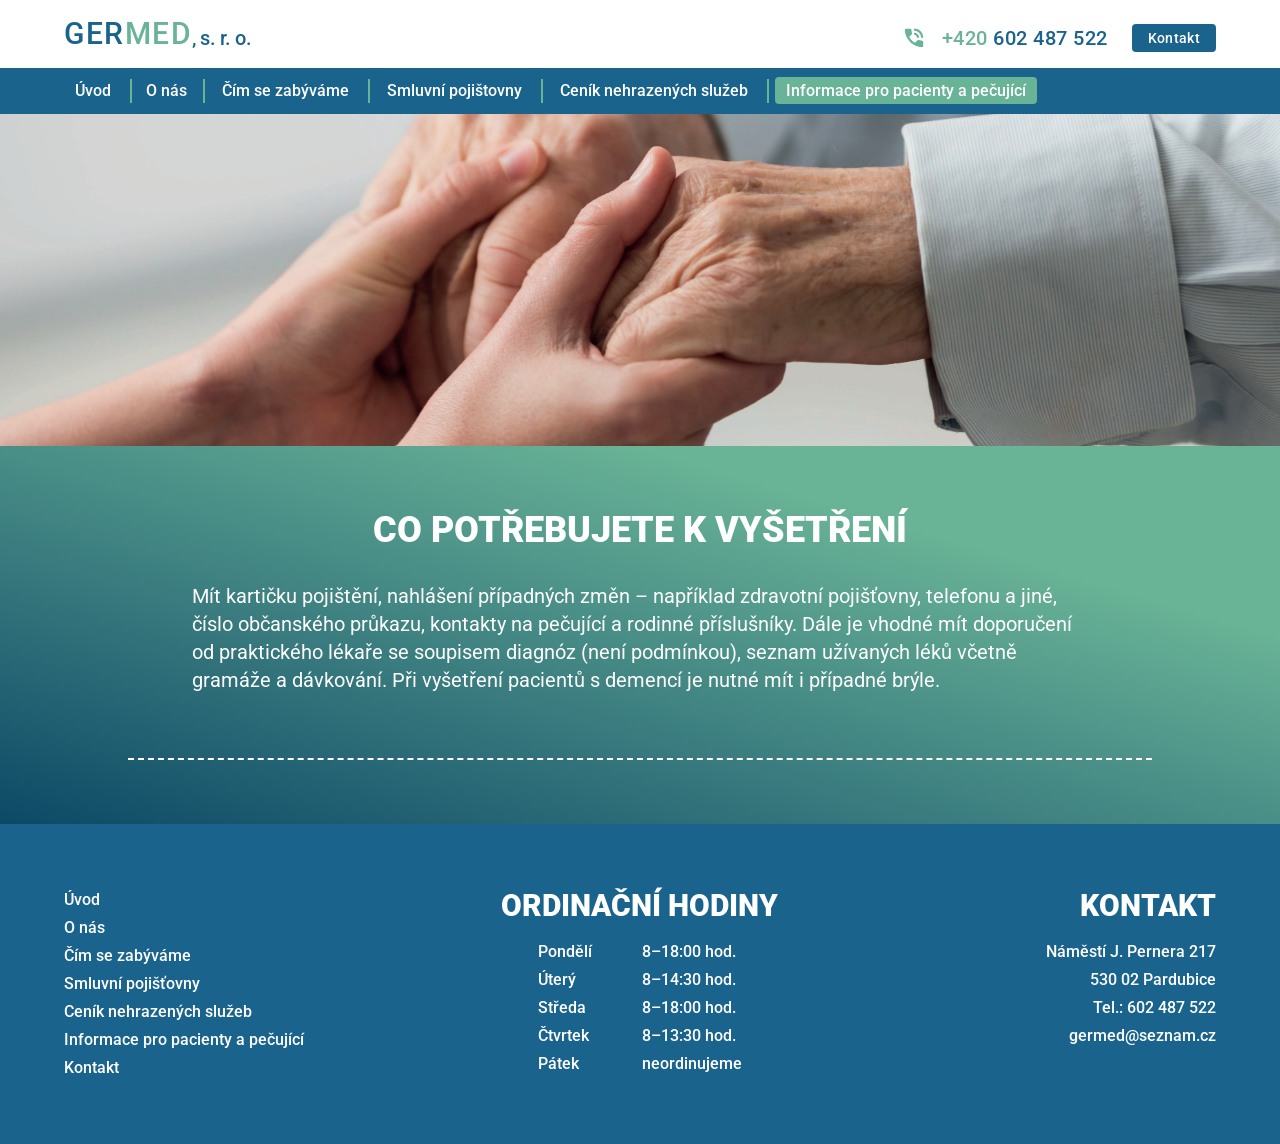
<file: app/informace-pro-pacienty-a-pecujici.html>
<!DOCTYPE html>
<html lang="cs">

<head>
  <meta charset="utf-8">
  <meta name="viewport" content="width=device-width, initial-scale=1.0">
  <meta name="description"
    content="Interní, diabetologická, geriatrická ambulance. Ambulance pro chronické a obtížně se hojící rány.">
  <meta name="keywords"
    content="ambulance, poliklinika, geriatrie, gemred, germed.cz, germed s.r.o., MUDr. Hana Poláková, as. MVDr. Eduard Szabó, Pardubice, Pardubický kraj, Nám. J.Pernera 217">
  <link rel="preconnect" href="https://fonts.googleapis.com">
  <link rel="preconnect" href="https://fonts.gstatic.com" crossorigin>
  <link href="https://fonts.googleapis.com/css2?family=Roboto:ital,wght@0,100..900;1,100..900&display=swap"
    rel="stylesheet">
  <link href="../css/output.css" rel="stylesheet">
  <title>Germed</title>
</head>

<body class="font-roboto">
  <header>
    <div class="flex items-end justify-between p-4 font-roboto xl:max-w-6xl xl:mx-auto xl:px-0 xl:py-4">
      <a href="index.html" class="flex items-end">
        <h1 class="text-3xl text-secondary font-medium uppercase tracking-wider">
          Ger<span class="text-primary">med</span>
        </h1>
        <span class="text-xl text-secondary font-medium tracking-tight">, s. r. o.</span>
      </a>
      <div id="openMenu" class="lg:hidden">
        <svg height="36px" viewBox="0 -960 960 960" width="36px" fill="currentColor"
          class="text-secondary cursor-pointer">
          <path d="M120-240v-80h720v80H120Zm0-200v-80h720v80H120Zm0-200v-80h720v80H120Z" />
        </svg>
      </div>

      <div class="hidden lg:flex lg:gap-4">
        <div class="flex items-center gap-6 text-xl font-medium tracking-wide">
          <a href="tel:+420602487522" class="flex items-center gap-4 text-secondary">
            <svg height="24px" viewBox="0 -960 960 960" width="24px" fill="currentColor" class="text-primary">
              <path
                d="M765.74-491.57q0-117-81.5-198.5t-198.5-81.5v-83.58q75.72 0 141.81 28.74 66.1 28.74 115.2 77.8 49.1 49.05 77.84 115.22 28.74 66.17 28.74 141.82h-83.59Zm-163.83 0q0-48.56-33.8-82.48-33.81-33.93-82.37-33.93v-83.59q83 0 141.5 58.5t58.5 141.5h-83.83Zm196.57 379.7q-126.44 0-249.87-55.1-123.44-55.1-224.87-156.29Q222.3-424.7 167.21-548.25q-55.1-123.55-55.1-249.99 0-21.35 14.15-35.62 14.15-14.27 35.5-14.27h161.76q19.5 0 33.37 11.53 13.87 11.53 17.31 29.56l25.76 134.97q2.95 19.59-.88 33.22-3.84 13.63-14.71 23.78l-98.44 96.09q19.05 34.37 45.11 66.96 26.07 32.59 58.11 63.63 29.81 29.8 61.42 54.63 31.6 24.83 66.26 44.91l95.67-94.95q11.63-11.4 28.52-16.37 16.89-4.98 34.48-2.03l131.54 27.29q19.03 5.43 30.06 18.44 11.03 13.01 11.03 31.04v163.67q0 21.35-14.27 35.62-14.27 14.27-35.38 14.27Z" />
            </svg>
            <span><span class="text-primary">+420</span> 602 487 522</span>
          </a>
          <a href="kontakt.html"
            class="group relative px-4 py-1 bg-secondary text-sm text-white font-medium tracking-wide rounded-sm cursor-pointer hover:bg-primary">
            Kontakt
          </a>
        </div>
      </div>
    </div>

    <!-- <div class="w-full h-1.5 bg-secondary lg:hidden"></div>
    <div class="flex items-center justify-center gap-6 px-4 py-3 text-2xl font-medium tracking-wide lg:hidden">
      <a href="tel:+420602487522" class="flex items-center gap-4 text-secondary">
        <svg height="24px" viewBox="0 -960 960 960" width="24px" fill="currentColor" class="text-primary">
          <path
            d="M765.74-491.57q0-117-81.5-198.5t-198.5-81.5v-83.58q75.72 0 141.81 28.74 66.1 28.74 115.2 77.8 49.1 49.05 77.84 115.22 28.74 66.17 28.74 141.82h-83.59Zm-163.83 0q0-48.56-33.8-82.48-33.81-33.93-82.37-33.93v-83.59q83 0 141.5 58.5t58.5 141.5h-83.83Zm196.57 379.7q-126.44 0-249.87-55.1-123.44-55.1-224.87-156.29Q222.3-424.7 167.21-548.25q-55.1-123.55-55.1-249.99 0-21.35 14.15-35.62 14.15-14.27 35.5-14.27h161.76q19.5 0 33.37 11.53 13.87 11.53 17.31 29.56l25.76 134.97q2.95 19.59-.88 33.22-3.84 13.63-14.71 23.78l-98.44 96.09q19.05 34.37 45.11 66.96 26.07 32.59 58.11 63.63 29.81 29.8 61.42 54.63 31.6 24.83 66.26 44.91l95.67-94.95q11.63-11.4 28.52-16.37 16.89-4.98 34.48-2.03l131.54 27.29q19.03 5.43 30.06 18.44 11.03 13.01 11.03 31.04v163.67q0 21.35-14.27 35.62-14.27 14.27-35.38 14.27Z" />
        </svg>
        <span> <span class="text-primary">+420</span> 602 487 522 </span>
      </a>
    </div>
    <div class="w-full h-1.5 bg-secondary lg:hidden"></div> -->
    <div
      class="flex items-center justify-center gap-6 p-4 bg-secondary text-white text-2xl font-medium tracking-wide lg:hidden">
      <a href="tel:+420602487522" class="flex items-center gap-4">
        <svg height="24px" viewBox="0 -960 960 960" width="24px" fill="currentColor">
          <path
            d="M765.74-491.57q0-117-81.5-198.5t-198.5-81.5v-83.58q75.72 0 141.81 28.74 66.1 28.74 115.2 77.8 49.1 49.05 77.84 115.22 28.74 66.17 28.74 141.82h-83.59Zm-163.83 0q0-48.56-33.8-82.48-33.81-33.93-82.37-33.93v-83.59q83 0 141.5 58.5t58.5 141.5h-83.83Zm196.57 379.7q-126.44 0-249.87-55.1-123.44-55.1-224.87-156.29Q222.3-424.7 167.21-548.25q-55.1-123.55-55.1-249.99 0-21.35 14.15-35.62 14.15-14.27 35.5-14.27h161.76q19.5 0 33.37 11.53 13.87 11.53 17.31 29.56l25.76 134.97q2.95 19.59-.88 33.22-3.84 13.63-14.71 23.78l-98.44 96.09q19.05 34.37 45.11 66.96 26.07 32.59 58.11 63.63 29.81 29.8 61.42 54.63 31.6 24.83 66.26 44.91l95.67-94.95q11.63-11.4 28.52-16.37 16.89-4.98 34.48-2.03l131.54 27.29q19.03 5.43 30.06 18.44 11.03 13.01 11.03 31.04v163.67q0 21.35-14.27 35.62-14.27 14.27-35.38 14.27Z" />
        </svg>
        <span> <span>+420</span> 602 487 522 </span>
      </a>
    </div>

    <nav class="hidden p-2.75 bg-secondary text-white font-medium lg:block">
      <ul class="flex items-center gap-4 xl:max-w-6xl lg:mx-auto">
        <li
          class="relative after:absolute after:border-r-2 after:border-primary after:h-6 after:translate-x-2 after:bg-primary">
          <a href="index.html" class="px-2.75 py-1 rounded-sm hover:bg-primary">Úvod</a>
        </li>
        <li
          class="relative after:absolute after:border-r-2 after:border-primary after:h-6 after:translate-x-2 after:bg-primary">
          <a href="o-nas.html" class="px-2 py-1 rounded-sm hover:bg-primary">O&nbsp;nás</a>
        </li>
        <li
          class="relative after:absolute after:border-r-2 after:border-primary after:h-6 after:translate-x-2 after:bg-primary">
          <a href="cim-se-zabyvame.html" class="px-2.75 py-1 rounded-sm hover:bg-primary">Čím se zabýváme</a>
        </li>
        <li
          class="relative after:absolute after:border-r-2 after:border-primary after:h-6 after:translate-x-2 after:bg-primary">
          <a href="smluvni-pojistovny.html" class="px-2.75 py-1 rounded-sm hover:bg-primary">Smluvní pojištovny</a>
        </li>
        <li
          class="relative after:absolute after:border-r-2 after:border-primary after:h-6 after:translate-x-2 after:bg-primary">
          <a href="cenik-nehrazenych-sluzeb.html" class="px-2.75 py-1 rounded-sm hover:bg-primary">Ceník nehrazených
            služeb</a>
        </li>
        <li>
          <a href="informace-pro-pacienty-a-pecujici.html" class="px-2.75 py-1 rounded-sm bg-primary">Informace pro
            pacienty a&nbsp;pečující</a>
        </li>
      </ul>
    </nav>

    <nav id="menu" class="hidden z-50 fixed inset-0 w-full h-full bg-white lg:hidden">
      <div class="flex items-center justify-end p-4">
        <div id="closeMenu" class="flex justify-end">
          <svg height="36px" viewBox="0 -960 960 960" width="36px" fill="currentColor" class="text-secondary">
            <path
              d="m256-200-56-56 224-224-224-224 56-56 224 224 224-224 56 56-224 224 224 224-56 56-224-224-224 224Z" />
          </svg>
        </div>
      </div>

      <ul class="flex flex-col text-xl text-center text-secondary font-black">
        <li>
          <a href="index.html" class="block p-6">Úvod</a>
        </li>
        <li>
          <a href="o-nas.html" class="block p-6">O&nbsp;nás</a>
        </li>
        <li>
          <a href="cim-se-zabyvame.html" class="block p-6">Čím se zabýváme</a>
        </li>
        <li>
          <a href="smluvni-pojistovny.html" class="block p-6">Smluvní pojištovny</a>
        </li>
        <li>
          <a href="cenik-nehrazenych-sluzeb.html" class="block p-6">Ceník nehrazených služeb</a>
        </li>
        <li>
          <a href="informace-pro-pacienty-a-pecujici.html" class="block p-6">Informace pro pacienty a&nbsp;pečující</a>
        </li>
        <li>
          <a href="kontakt.html" class="block p-6">Kontakt</a>
        </li>
      </ul>
    </nav>
  </header>

  <img src="../images/care.png" alt="Pečující" class="w-full h-56 object-cover lg:h-fit">

  <main class="text-xl text-white bg-gradient-to-tr from-secondary-dark to-primary to-75% px-6 py-16 lg:px-0">
    <div class="max-w-4xl mx-auto mb-16">
      <h2 class="text-center text-4xl font-black uppercase mb-8">
        Co potřebujete k vyšetření
      </h2>
      <p>
        Mít kartičku pojištění, nahlášení případných změn – například
        zdravotní pojišťovny, telefonu a&nbsp;jiné, číslo občanského průkazu,
        kontakty na pečující a&nbsp;rodinné příslušníky. Dále je vhodné mít
        doporučení od praktického lékaře se soupisem diagnóz (není podmínkou),
        seznam užívaných léků včetně gramáže a&nbsp;dávkování. Při vyšetření
        pacientů s&nbsp;demencí je nutné mít i&nbsp;případné brýle.
      </p>
    </div>
    <div class="w-full max-w-5xl mx-auto border-b-2 border-dashed border-white"></div>
  </main>

  <footer class="bg-secondary text-white font-medium">
    <div
      class="flex flex-col items-center gap-12 p-16 xl:max-w-6xl xl:mx-auto lg:grid lg:grid-cols-3 lg:items-start lg:gap-4 xl:px-0">
      <nav>
        <ul class="flex flex-col items-center gap-2 text-center lg:items-start lg:gap-1">
          <li><a class="hover:text-primary" href="index.html">Úvod</a></li>
          <li>
            <a class="hover:text-primary" href="o-nas.html">O&nbsp;nás</a>
          </li>
          <li>
            <a class="hover:text-primary" href="cim-se-zabyvame.html">Čím se zabýváme</a>
          </li>
          <li>
            <a class="hover:text-primary" href="smluvni-pojistovny.html">Smluvní pojišťovny</a>
          </li>
          <li>
            <a class="hover:text-primary" href="cenik-nehrazenych-sluzeb.html">Ceník nehrazených služeb</a>
          </li>
          <li>
            <a class="hover:text-primary" href="informace-pro-pacienty-a-pecujici.html">Informace pro pacienty
              a&nbsp;pečující</a>
          </li>
          <li>
            <a class="hover:text-primary" href="kontakt.html">Kontakt</a>
          </li>
        </ul>
      </nav>
      <div class="flex flex-col items-center">
        <h2 class="text-center text-3xl font-black mb-4">ORDINAČNÍ HODINY</h2>
        <dl class="grid grid-cols-2 gap-2 lg:gap-1">
          <dt>Pondělí</dt>
          <dd>8–18:00 hod.</dd>
          <dt>Úterý</dt>
          <dd>8–14:30 hod.</dd>
          <dt>Středa</dt>
          <dd>8–18:00 hod.</dd>
          <dt>Čtvrtek</dt>
          <dd>8–13:30 hod.</dd>
          <dt>Pátek</dt>
          <dd>neordinujeme</dd>
        </dl>
      </div>
      <div>
        <h2 class="text-center text-3xl font-black mb-4 lg:text-right">
          KONTAKT
        </h2>
        <ul class="flex flex-col gap-2 text-center lg:text-right lg:gap-1">
          <li>Náměstí J. Pernera 217</li>
          <li>530 02 Pardubice</li>
          <li>
            <a class="hover:text-primary" href="tel:+420602487522">Tel.: 602 487 522</a>
          </li>
          <li>
            <a class="hover:text-primary" href="mailto:germed@seznam.cz">germed@seznam.cz</a>
          </li>
        </ul>
      </div>
    </div>
  </footer>

  <script src="../javascript/menu.js"></script>
</body>

</html>
</file>
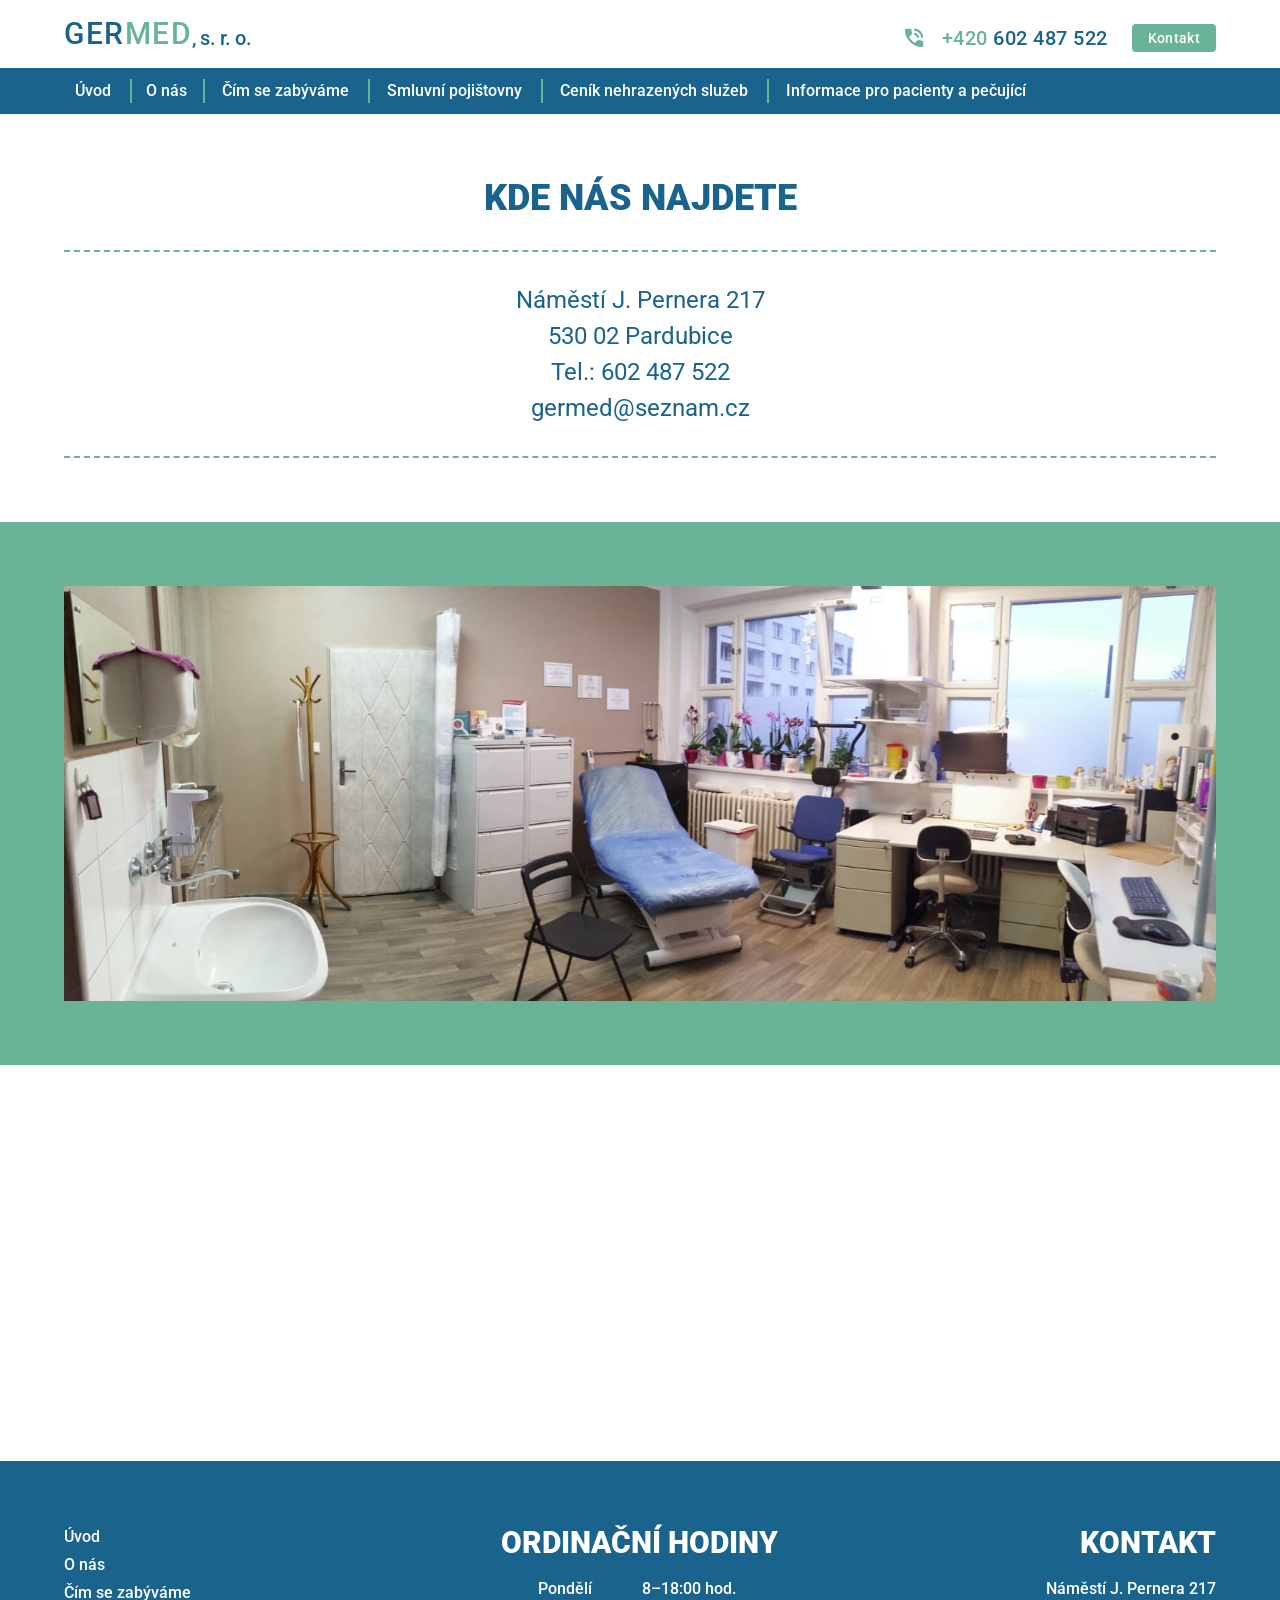
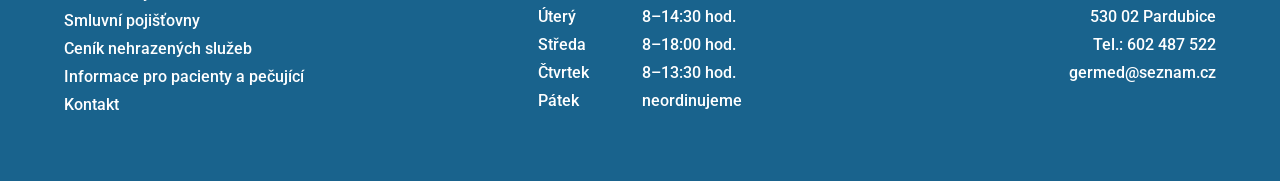
<file: app/kontakt.html>
<!DOCTYPE html>
<html lang="cs">

<head>
  <meta charset="utf-8">
  <meta name="viewport" content="width=device-width, initial-scale=1.0">
  <meta name="description"
    content="Interní, diabetologická, geriatrická ambulance. Ambulance pro chronické a obtížně se hojící rány.">
  <meta name="keywords"
    content="ambulance, poliklinika, geriatrie, gemred, germed.cz, germed s.r.o., MUDr. Hana Poláková, as. MVDr. Eduard Szabó, Pardubice, Pardubický kraj, Nám. J.Pernera 217">
  <link rel="preconnect" href="https://fonts.googleapis.com">
  <link rel="preconnect" href="https://fonts.gstatic.com" crossorigin>
  <link href="https://fonts.googleapis.com/css2?family=Roboto:ital,wght@0,100..900;1,100..900&display=swap"
    rel="stylesheet">
  <link href="../css/output.css" rel="stylesheet">
  <title>Germed</title>
</head>

<body class="font-roboto">
  <header>
    <div class="flex items-end justify-between p-4 font-roboto xl:max-w-6xl xl:mx-auto xl:px-0 xl:py-4">
      <a href="index.html" class="flex items-end">
        <h1 class="text-3xl text-secondary font-medium uppercase tracking-wider">
          Ger<span class="text-primary">med</span>
        </h1>
        <span class="text-xl text-secondary font-medium tracking-tight">, s. r. o.</span>
      </a>
      <div id="openMenu" class="lg:hidden">
        <svg height="36px" viewBox="0 -960 960 960" width="36px" fill="currentColor"
          class="text-secondary cursor-pointer">
          <path d="M120-240v-80h720v80H120Zm0-200v-80h720v80H120Zm0-200v-80h720v80H120Z" />
        </svg>
      </div>

      <div class="hidden lg:flex lg:gap-4">
        <div class="flex items-center gap-6 text-xl font-medium tracking-wide">
          <a href="tel:+420602487522" class="flex items-center gap-4 text-secondary">
            <svg height="24px" viewBox="0 -960 960 960" width="24px" fill="currentColor" class="text-primary">
              <path
                d="M765.74-491.57q0-117-81.5-198.5t-198.5-81.5v-83.58q75.72 0 141.81 28.74 66.1 28.74 115.2 77.8 49.1 49.05 77.84 115.22 28.74 66.17 28.74 141.82h-83.59Zm-163.83 0q0-48.56-33.8-82.48-33.81-33.93-82.37-33.93v-83.59q83 0 141.5 58.5t58.5 141.5h-83.83Zm196.57 379.7q-126.44 0-249.87-55.1-123.44-55.1-224.87-156.29Q222.3-424.7 167.21-548.25q-55.1-123.55-55.1-249.99 0-21.35 14.15-35.62 14.15-14.27 35.5-14.27h161.76q19.5 0 33.37 11.53 13.87 11.53 17.31 29.56l25.76 134.97q2.95 19.59-.88 33.22-3.84 13.63-14.71 23.78l-98.44 96.09q19.05 34.37 45.11 66.96 26.07 32.59 58.11 63.63 29.81 29.8 61.42 54.63 31.6 24.83 66.26 44.91l95.67-94.95q11.63-11.4 28.52-16.37 16.89-4.98 34.48-2.03l131.54 27.29q19.03 5.43 30.06 18.44 11.03 13.01 11.03 31.04v163.67q0 21.35-14.27 35.62-14.27 14.27-35.38 14.27Z" />
            </svg>
            <span><span class="text-primary">+420</span> 602 487 522</span>
          </a>
          <a href="kontakt.html"
            class="group relative px-4 py-1 text-sm text-white font-medium tracking-wide rounded-sm cursor-pointer bg-primary">
            Kontakt
          </a>
        </div>
      </div>
    </div>

    <!-- <div class="w-full h-1.5 bg-secondary lg:hidden"></div>
    <div class="flex items-center justify-center gap-6 px-4 py-3 text-2xl font-medium tracking-wide lg:hidden">
      <a href="tel:+420602487522" class="flex items-center gap-4 text-secondary">
        <svg height="24px" viewBox="0 -960 960 960" width="24px" fill="currentColor" class="text-primary">
          <path
            d="M765.74-491.57q0-117-81.5-198.5t-198.5-81.5v-83.58q75.72 0 141.81 28.74 66.1 28.74 115.2 77.8 49.1 49.05 77.84 115.22 28.74 66.17 28.74 141.82h-83.59Zm-163.83 0q0-48.56-33.8-82.48-33.81-33.93-82.37-33.93v-83.59q83 0 141.5 58.5t58.5 141.5h-83.83Zm196.57 379.7q-126.44 0-249.87-55.1-123.44-55.1-224.87-156.29Q222.3-424.7 167.21-548.25q-55.1-123.55-55.1-249.99 0-21.35 14.15-35.62 14.15-14.27 35.5-14.27h161.76q19.5 0 33.37 11.53 13.87 11.53 17.31 29.56l25.76 134.97q2.95 19.59-.88 33.22-3.84 13.63-14.71 23.78l-98.44 96.09q19.05 34.37 45.11 66.96 26.07 32.59 58.11 63.63 29.81 29.8 61.42 54.63 31.6 24.83 66.26 44.91l95.67-94.95q11.63-11.4 28.52-16.37 16.89-4.98 34.48-2.03l131.54 27.29q19.03 5.43 30.06 18.44 11.03 13.01 11.03 31.04v163.67q0 21.35-14.27 35.62-14.27 14.27-35.38 14.27Z" />
        </svg>
        <span> <span class="text-primary">+420</span> 602 487 522 </span>
      </a>
    </div>
    <div class="w-full h-1.5 bg-secondary lg:hidden"></div> -->
    <div
      class="flex items-center justify-center gap-6 p-4 bg-secondary text-white text-2xl font-medium tracking-wide lg:hidden">
      <a href="tel:+420602487522" class="flex items-center gap-4">
        <svg height="24px" viewBox="0 -960 960 960" width="24px" fill="currentColor">
          <path
            d="M765.74-491.57q0-117-81.5-198.5t-198.5-81.5v-83.58q75.72 0 141.81 28.74 66.1 28.74 115.2 77.8 49.1 49.05 77.84 115.22 28.74 66.17 28.74 141.82h-83.59Zm-163.83 0q0-48.56-33.8-82.48-33.81-33.93-82.37-33.93v-83.59q83 0 141.5 58.5t58.5 141.5h-83.83Zm196.57 379.7q-126.44 0-249.87-55.1-123.44-55.1-224.87-156.29Q222.3-424.7 167.21-548.25q-55.1-123.55-55.1-249.99 0-21.35 14.15-35.62 14.15-14.27 35.5-14.27h161.76q19.5 0 33.37 11.53 13.87 11.53 17.31 29.56l25.76 134.97q2.95 19.59-.88 33.22-3.84 13.63-14.71 23.78l-98.44 96.09q19.05 34.37 45.11 66.96 26.07 32.59 58.11 63.63 29.81 29.8 61.42 54.63 31.6 24.83 66.26 44.91l95.67-94.95q11.63-11.4 28.52-16.37 16.89-4.98 34.48-2.03l131.54 27.29q19.03 5.43 30.06 18.44 11.03 13.01 11.03 31.04v163.67q0 21.35-14.27 35.62-14.27 14.27-35.38 14.27Z" />
        </svg>
        <span> <span>+420</span> 602 487 522 </span>
      </a>
    </div>

    <nav class="hidden p-2.75 bg-secondary text-white font-medium lg:block">
      <ul class="flex items-center gap-4 xl:max-w-6xl lg:mx-auto">
        <li
          class="relative after:absolute after:border-r-2 after:border-primary after:h-6 after:translate-x-2 after:bg-primary">
          <a href="index.html" class="px-2.75 py-1 rounded-sm hover:bg-primary">Úvod</a>
        </li>
        <li
          class="relative after:absolute after:border-r-2 after:border-primary after:h-6 after:translate-x-2 after:bg-primary">
          <a href="o-nas.html" class="px-2 py-1 rounded-sm hover:bg-primary">O&nbsp;nás</a>
        </li>
        <li
          class="relative after:absolute after:border-r-2 after:border-primary after:h-6 after:translate-x-2 after:bg-primary">
          <a href="cim-se-zabyvame.html" class="px-2.75 py-1 rounded-sm hover:bg-primary">Čím se zabýváme</a>
        </li>
        <li
          class="relative after:absolute after:border-r-2 after:border-primary after:h-6 after:translate-x-2 after:bg-primary">
          <a href="smluvni-pojistovny.html" class="px-2.75 py-1 rounded-sm hover:bg-primary">Smluvní pojištovny</a>
        </li>
        <li
          class="relative after:absolute after:border-r-2 after:border-primary after:h-6 after:translate-x-2 after:bg-primary">
          <a href="cenik-nehrazenych-sluzeb.html" class="px-2.75 py-1 rounded-sm hover:bg-primary">Ceník nehrazených
            služeb</a>
        </li>
        <li>
          <a href="informace-pro-pacienty-a-pecujici.html" class="px-2.75 py-1 rounded-sm hover:bg-primary">Informace
            pro pacienty a&nbsp;pečující</a>
        </li>
      </ul>
    </nav>

    <nav id="menu" class="hidden z-50 fixed inset-0 w-full h-full bg-white lg:hidden">
      <div class="flex items-center justify-end p-4">
        <div id="closeMenu" class="flex justify-end">
          <svg height="36px" viewBox="0 -960 960 960" width="36px" fill="currentColor" class="text-secondary">
            <path
              d="m256-200-56-56 224-224-224-224 56-56 224 224 224-224 56 56-224 224 224 224-56 56-224-224-224 224Z" />
          </svg>
        </div>
      </div>

      <ul class="flex flex-col text-xl text-center text-secondary font-black">
        <li>
          <a href="index.html" class="block p-6">Úvod</a>
        </li>
        <li>
          <a href="o-nas.html" class="block p-6">O&nbsp;nás</a>
        </li>
        <li>
          <a href="cim-se-zabyvame.html" class="block p-6">Čím se zabýváme</a>
        </li>
        <li>
          <a href="smluvni-pojistovny.html" class="block p-6">Smluvní pojištovny</a>
        </li>
        <li>
          <a href="cenik-nehrazenych-sluzeb.html" class="block p-6">Ceník nehrazených služeb</a>
        </li>
        <li>
          <a href="informace-pro-pacienty-a-pecujici.html" class="block p-6">Informace pro pacienty a&nbsp;pečující</a>
        </li>
        <li>
          <a href="kontakt.html" class="block p-6">Kontakt</a>
        </li>
      </ul>
    </nav>
  </header>

  <main class="text-2xl text-secondary flex flex-col max-w-6xl mx-auto px-6 py-16 xl:px-0">
    <h2 class="text-center text-4xl font-black uppercase mb-8">
      Kde nás najdete
    </h2>
    <div class="w-full max-w-6xl mx-auto border-b-2 border-dashed border-primary"></div>
    <ul class="flex flex-col items-center gap-1 py-8">
      <li>Náměstí J. Pernera 217</li>
      <li>530 02 Pardubice</li>
      <li><a href="tel:+420602487522">Tel.: 602 487 522</a></li>
      <li><a href="mailto:germed@seznam.cz">germed@seznam.cz</a></li>
    </ul>
    <div class="w-full max-w-6xl mx-auto border-b-2 border-dashed border-primary"></div>
  </main>

  <div class="flex justify-center p-6 bg-primary lg:p-16">
    <img src="../images/ordinace.jpg" alt="Ordinace" class="h-56 object-cover lg:h-fit">
  </div>

  <iframe
    src="https://www.google.com/maps/embed?pb=!1m18!1m12!1m3!1d2562.8727863546733!2d15.753657376034276!3d50.03247951737116!2m3!1f0!2f0!3f0!3m2!1i1024!2i768!4f13.1!3m3!1m2!1s0x470dccbb9e026b0b%3A0x9bf9dad57d6b1dfd!2sn%C3%A1m.%20Jana%20Pernera%20217%2C%20530%2002%20Pardubice%20I!5e0!3m2!1sen!2scz!4v1756888370691!5m2!1sen!2scz"
    height="396" style="border: 0" allowfullscreen="" loading="lazy" referrerpolicy="no-referrer-when-downgrade"
    class="w-full"></iframe>

  <footer class="bg-secondary text-white font-medium">
    <div
      class="flex flex-col items-center gap-12 p-16 xl:max-w-6xl xl:mx-auto lg:grid lg:grid-cols-3 lg:items-start lg:gap-4 xl:px-0">
      <nav>
        <ul class="flex flex-col items-center gap-2 text-center lg:items-start lg:gap-1">
          <li><a class="hover:text-primary" href="index.html">Úvod</a></li>
          <li>
            <a class="hover:text-primary" href="o-nas.html">O&nbsp;nás</a>
          </li>
          <li>
            <a class="hover:text-primary" href="cim-se-zabyvame.html">Čím se zabýváme</a>
          </li>
          <li>
            <a class="hover:text-primary" href="smluvni-pojistovny.html">Smluvní pojišťovny</a>
          </li>
          <li>
            <a class="hover:text-primary" href="cenik-nehrazenych-sluzeb.html">Ceník nehrazených služeb</a>
          </li>
          <li>
            <a class="hover:text-primary" href="informace-pro-pacienty-a-pecujici.html">Informace pro pacienty
              a&nbsp;pečující</a>
          </li>
          <li>
            <a class="hover:text-primary" href="kontakt.html">Kontakt</a>
          </li>
        </ul>
      </nav>
      <div class="flex flex-col items-center">
        <h2 class="text-center text-3xl font-black mb-4">ORDINAČNÍ HODINY</h2>
        <dl class="grid grid-cols-2 gap-2 lg:gap-1">
          <dt>Pondělí</dt>
          <dd>8–18:00 hod.</dd>
          <dt>Úterý</dt>
          <dd>8–14:30 hod.</dd>
          <dt>Středa</dt>
          <dd>8–18:00 hod.</dd>
          <dt>Čtvrtek</dt>
          <dd>8–13:30 hod.</dd>
          <dt>Pátek</dt>
          <dd>neordinujeme</dd>
        </dl>
      </div>
      <div>
        <h2 class="text-center text-3xl font-black mb-4 lg:text-right">
          KONTAKT
        </h2>
        <ul class="flex flex-col gap-2 text-center lg:text-right lg:gap-1">
          <li>Náměstí J. Pernera 217</li>
          <li>530 02 Pardubice</li>
          <li>
            <a class="hover:text-primary" href="tel:+420602487522">Tel.: 602 487 522</a>
          </li>
          <li>
            <a class="hover:text-primary" href="mailto:germed@seznam.cz">germed@seznam.cz</a>
          </li>
        </ul>
      </div>
    </div>
  </footer>

  <script src="../javascript/menu.js"></script>
</body>

</html>
</file>
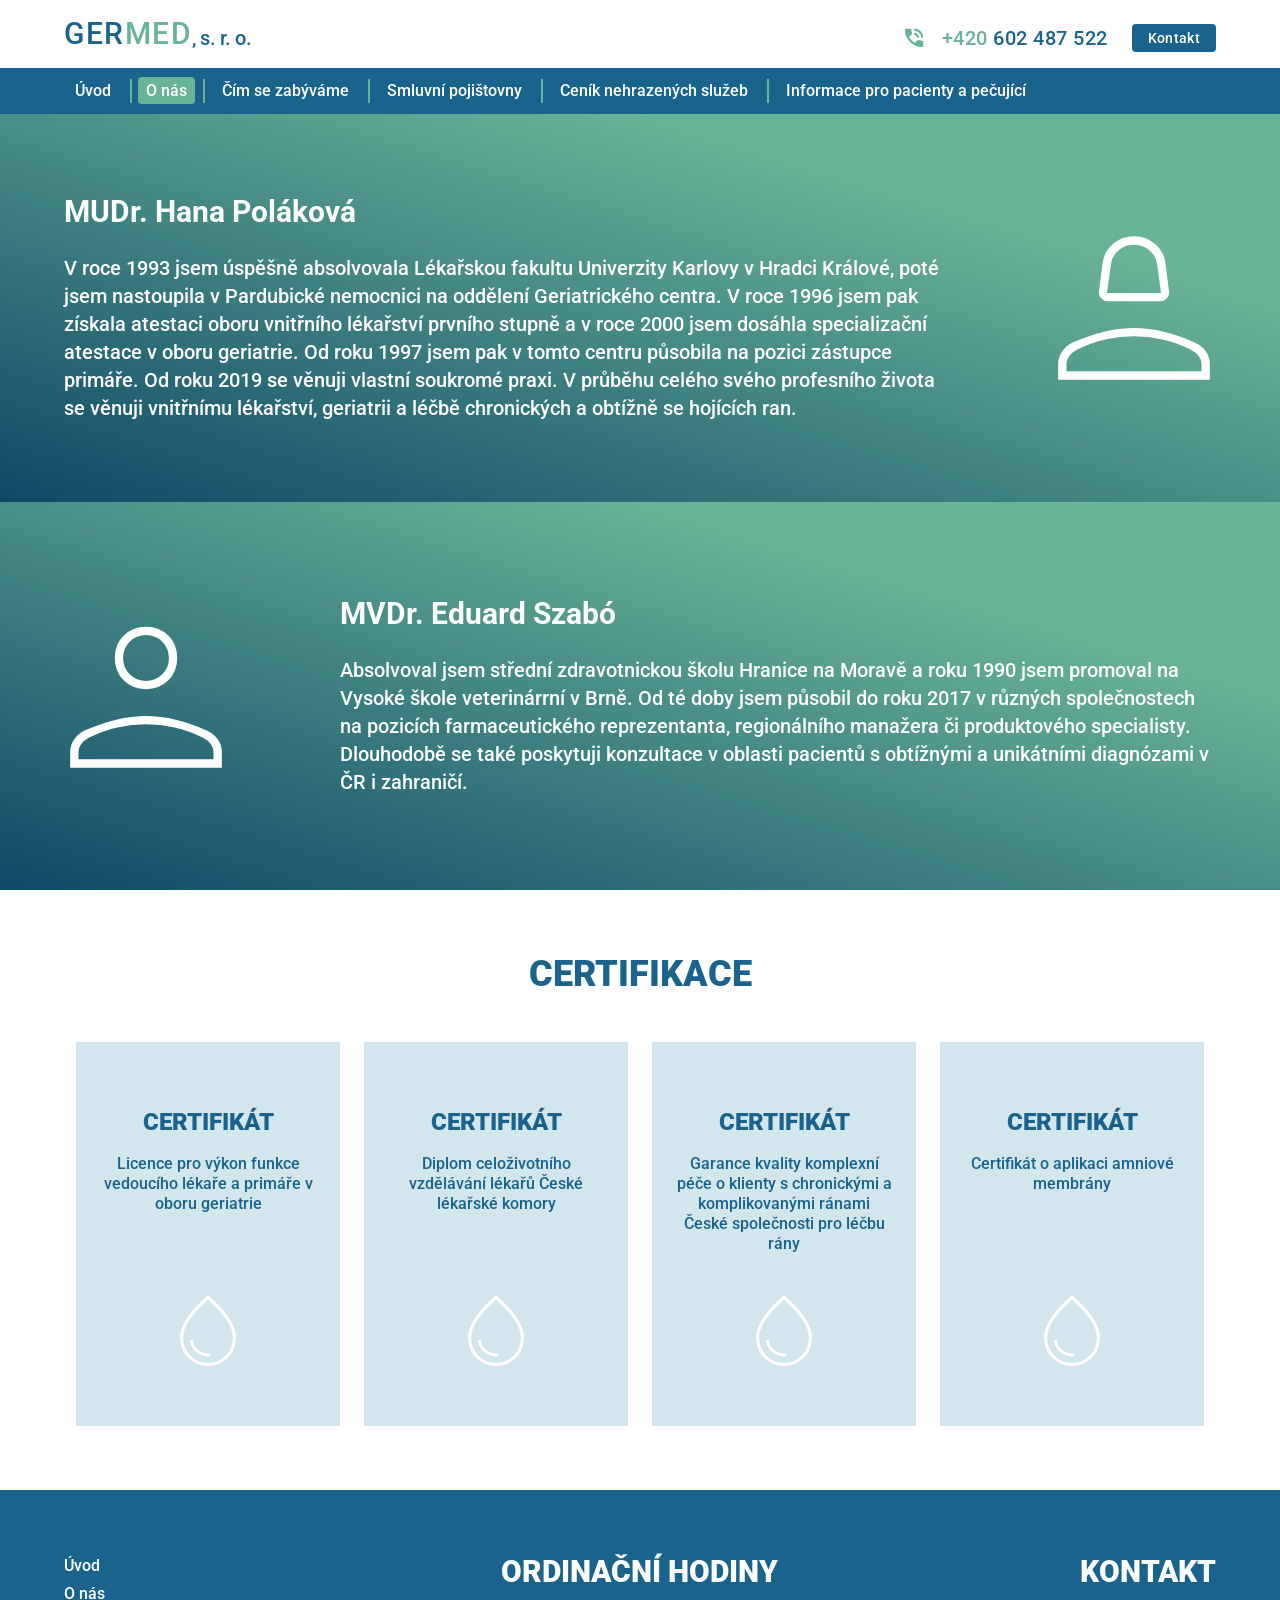
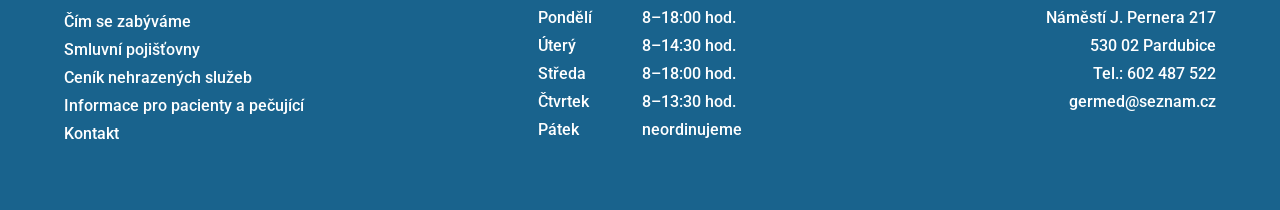
<file: app/o-nas.html>
<!DOCTYPE html>
<html lang="cs">

<head>
  <meta charset="utf-8">
  <meta name="viewport" content="width=device-width, initial-scale=1.0">
  <meta name="description"
    content="Interní, diabetologická, geriatrická ambulance. Ambulance pro chronické a obtížně se hojící rány.">
  <meta name="keywords"
    content="ambulance, poliklinika, geriatrie, gemred, germed.cz, germed s.r.o., MUDr. Hana Poláková, as. MVDr. Eduard Szabó, Pardubice, Pardubický kraj, Nám. J.Pernera 217">
  <link rel="preconnect" href="https://fonts.googleapis.com">
  <link rel="preconnect" href="https://fonts.gstatic.com" crossorigin>
  <link href="https://fonts.googleapis.com/css2?family=Roboto:ital,wght@0,100..900;1,100..900&display=swap"
    rel="stylesheet">
  <link href="../css/output.css" rel="stylesheet">
  <title>Germed</title>
</head>

<body class="font-roboto">
  <header>
    <div class="flex items-end justify-between p-4 font-roboto xl:max-w-6xl xl:mx-auto xl:px-0 xl:py-4">
      <a href="index.html" class="flex items-end">
        <h1 class="text-3xl text-secondary font-medium uppercase tracking-wider">
          Ger<span class="text-primary">med</span>
        </h1>
        <span class="text-xl text-secondary font-medium tracking-tight">, s. r. o.</span>
      </a>
      <div id="openMenu" class="lg:hidden">
        <svg height="36px" viewBox="0 -960 960 960" width="36px" fill="currentColor"
          class="text-secondary cursor-pointer">
          <path d="M120-240v-80h720v80H120Zm0-200v-80h720v80H120Zm0-200v-80h720v80H120Z" />
        </svg>
      </div>

      <div class="hidden lg:flex lg:gap-4">
        <div class="flex items-center gap-6 text-xl font-medium tracking-wide">
          <a href="tel:+420602487522" class="flex items-center gap-4 text-secondary">
            <svg height="24px" viewBox="0 -960 960 960" width="24px" fill="currentColor" class="text-primary">
              <path
                d="M765.74-491.57q0-117-81.5-198.5t-198.5-81.5v-83.58q75.72 0 141.81 28.74 66.1 28.74 115.2 77.8 49.1 49.05 77.84 115.22 28.74 66.17 28.74 141.82h-83.59Zm-163.83 0q0-48.56-33.8-82.48-33.81-33.93-82.37-33.93v-83.59q83 0 141.5 58.5t58.5 141.5h-83.83Zm196.57 379.7q-126.44 0-249.87-55.1-123.44-55.1-224.87-156.29Q222.3-424.7 167.21-548.25q-55.1-123.55-55.1-249.99 0-21.35 14.15-35.62 14.15-14.27 35.5-14.27h161.76q19.5 0 33.37 11.53 13.87 11.53 17.31 29.56l25.76 134.97q2.95 19.59-.88 33.22-3.84 13.63-14.71 23.78l-98.44 96.09q19.05 34.37 45.11 66.96 26.07 32.59 58.11 63.63 29.81 29.8 61.42 54.63 31.6 24.83 66.26 44.91l95.67-94.95q11.63-11.4 28.52-16.37 16.89-4.98 34.48-2.03l131.54 27.29q19.03 5.43 30.06 18.44 11.03 13.01 11.03 31.04v163.67q0 21.35-14.27 35.62-14.27 14.27-35.38 14.27Z" />
            </svg>
            <span><span class="text-primary">+420</span> 602 487 522</span>
          </a>
          <a href="kontakt.html"
            class="group relative px-4 py-1 bg-secondary text-sm text-white font-medium tracking-wide rounded-sm cursor-pointer hover:bg-primary">
            Kontakt
          </a>
        </div>
      </div>
    </div>

    <!-- <div class="w-full h-1.5 bg-secondary lg:hidden"></div>
    <div class="flex items-center justify-center gap-6 px-4 py-3 text-2xl font-medium tracking-wide lg:hidden">
      <a href="tel:+420602487522" class="flex items-center gap-4 text-secondary">
        <svg height="24px" viewBox="0 -960 960 960" width="24px" fill="currentColor" class="text-primary">
          <path
            d="M765.74-491.57q0-117-81.5-198.5t-198.5-81.5v-83.58q75.72 0 141.81 28.74 66.1 28.74 115.2 77.8 49.1 49.05 77.84 115.22 28.74 66.17 28.74 141.82h-83.59Zm-163.83 0q0-48.56-33.8-82.48-33.81-33.93-82.37-33.93v-83.59q83 0 141.5 58.5t58.5 141.5h-83.83Zm196.57 379.7q-126.44 0-249.87-55.1-123.44-55.1-224.87-156.29Q222.3-424.7 167.21-548.25q-55.1-123.55-55.1-249.99 0-21.35 14.15-35.62 14.15-14.27 35.5-14.27h161.76q19.5 0 33.37 11.53 13.87 11.53 17.31 29.56l25.76 134.97q2.95 19.59-.88 33.22-3.84 13.63-14.71 23.78l-98.44 96.09q19.05 34.37 45.11 66.96 26.07 32.59 58.11 63.63 29.81 29.8 61.42 54.63 31.6 24.83 66.26 44.91l95.67-94.95q11.63-11.4 28.52-16.37 16.89-4.98 34.48-2.03l131.54 27.29q19.03 5.43 30.06 18.44 11.03 13.01 11.03 31.04v163.67q0 21.35-14.27 35.62-14.27 14.27-35.38 14.27Z" />
        </svg>
        <span> <span class="text-primary">+420</span> 602 487 522 </span>
      </a>
    </div>
    <div class="w-full h-1.5 bg-secondary lg:hidden"></div> -->
    <div
      class="flex items-center justify-center gap-6 p-4 bg-secondary text-white text-2xl font-medium tracking-wide lg:hidden">
      <a href="tel:+420602487522" class="flex items-center gap-4">
        <svg height="24px" viewBox="0 -960 960 960" width="24px" fill="currentColor">
          <path
            d="M765.74-491.57q0-117-81.5-198.5t-198.5-81.5v-83.58q75.72 0 141.81 28.74 66.1 28.74 115.2 77.8 49.1 49.05 77.84 115.22 28.74 66.17 28.74 141.82h-83.59Zm-163.83 0q0-48.56-33.8-82.48-33.81-33.93-82.37-33.93v-83.59q83 0 141.5 58.5t58.5 141.5h-83.83Zm196.57 379.7q-126.44 0-249.87-55.1-123.44-55.1-224.87-156.29Q222.3-424.7 167.21-548.25q-55.1-123.55-55.1-249.99 0-21.35 14.15-35.62 14.15-14.27 35.5-14.27h161.76q19.5 0 33.37 11.53 13.87 11.53 17.31 29.56l25.76 134.97q2.95 19.59-.88 33.22-3.84 13.63-14.71 23.78l-98.44 96.09q19.05 34.37 45.11 66.96 26.07 32.59 58.11 63.63 29.81 29.8 61.42 54.63 31.6 24.83 66.26 44.91l95.67-94.95q11.63-11.4 28.52-16.37 16.89-4.98 34.48-2.03l131.54 27.29q19.03 5.43 30.06 18.44 11.03 13.01 11.03 31.04v163.67q0 21.35-14.27 35.62-14.27 14.27-35.38 14.27Z" />
        </svg>
        <span> <span>+420</span> 602 487 522 </span>
      </a>
    </div>

    <nav class="hidden p-2.75 bg-secondary text-white font-medium lg:block">
      <ul class="flex items-center gap-4 xl:max-w-6xl lg:mx-auto">
        <li
          class="relative after:absolute after:border-r-2 after:border-primary after:h-6 after:translate-x-2 after:bg-primary">
          <a href="index.html" class="px-2.75 py-1 rounded-sm hover:bg-primary">Úvod</a>
        </li>
        <li
          class="relative after:absolute after:border-r-2 after:border-primary after:h-6 after:translate-x-2 after:bg-primary">
          <a href="o-nas.html" class="px-2 py-1 rounded-sm bg-primary">O&nbsp;nás</a>
        </li>
        <li
          class="relative after:absolute after:border-r-2 after:border-primary after:h-6 after:translate-x-2 after:bg-primary">
          <a href="cim-se-zabyvame.html" class="px-2.75 py-1 rounded-sm hover:bg-primary">Čím se zabýváme</a>
        </li>
        <li
          class="relative after:absolute after:border-r-2 after:border-primary after:h-6 after:translate-x-2 after:bg-primary">
          <a href="smluvni-pojistovny.html" class="px-2.75 py-1 rounded-sm hover:bg-primary">Smluvní pojištovny</a>
        </li>
        <li
          class="relative after:absolute after:border-r-2 after:border-primary after:h-6 after:translate-x-2 after:bg-primary">
          <a href="cenik-nehrazenych-sluzeb.html" class="px-2.75 py-1 rounded-sm hover:bg-primary">Ceník nehrazených
            služeb</a>
        </li>
        <li>
          <a href="informace-pro-pacienty-a-pecujici.html" class="px-2.75 py-1 rounded-sm hover:bg-primary">Informace
            pro pacienty a&nbsp;pečující</a>
        </li>
      </ul>
    </nav>

    <nav id="menu" class="hidden z-50 fixed inset-0 w-full h-full bg-white lg:hidden">
      <div class="flex items-center justify-end p-4">
        <div id="closeMenu" class="flex justify-end">
          <svg height="36px" viewBox="0 -960 960 960" width="36px" fill="currentColor" class="text-secondary">
            <path
              d="m256-200-56-56 224-224-224-224 56-56 224 224 224-224 56 56-224 224 224 224-56 56-224-224-224 224Z" />
          </svg>
        </div>
      </div>

      <ul class="flex flex-col text-xl text-center text-secondary font-black">
        <li>
          <a href="index.html" class="block p-6">Úvod</a>
        </li>
        <li>
          <a href="o-nas.html" class="block p-6">O&nbsp;nás</a>
        </li>
        <li>
          <a href="cim-se-zabyvame.html" class="block p-6">Čím se zabýváme</a>
        </li>
        <li>
          <a href="smluvni-pojistovny.html" class="block p-6">Smluvní pojištovny</a>
        </li>
        <li>
          <a href="cenik-nehrazenych-sluzeb.html" class="block p-6">Ceník nehrazených služeb</a>
        </li>
        <li>
          <a href="informace-pro-pacienty-a-pecujici.html" class="block p-6">Informace pro pacienty a&nbsp;pečující</a>
        </li>
        <li>
          <a href="kontakt.html" class="block p-6">Kontakt</a>
        </li>
      </ul>
    </nav>
  </header>

  <div class="relative text-white bg-gradient-to-tr from-secondary-dark to-primary to-75% p-6 pb-16 lg:p-16">
    <div class="flex flex-col items-center gap-8 max-w-6xl mx-auto md:flex-row lg:gap-4">
      <div class="md:hidden">
        <svg height="260px" viewBox="0 -960 960 960" width="260px" fill="currentColor">
          <path
            d="M382.85-504.62q-14.14 0-24.07-11.26-9.93-11.27-8.24-25.2l13.69-106.15q5.69-42.39 38.92-69.89 33.23-27.5 76.85-27.5t76.85 27.5q33.23 27.5 38.92 69.89l13.69 106.15q1.69 13.93-8.24 25.2-9.93 11.26-24.07 11.26h-194.3Zm-2.54-30.76h199.38L565.4-642.1q-4.4-31.13-28.95-51.44-24.56-20.31-56.58-20.31-32.02 0-56.3 20.19-24.28 20.18-28.8 51.58l-14.46 106.7Zm99.69 0Zm-280 320v-57.85q0-26.46 15.15-47.31 15.16-20.84 39.77-32.54 59.31-26.15 115.02-39.61 55.7-13.46 110.04-13.46 54.33 0 109.94 13.57 55.62 13.58 114.51 39.85 25.44 11.5 40.51 32.27Q760-299.69 760-273.23v57.85H200Zm30.77-30.77h498.46v-27.08q0-15.23-10.27-29.35-10.27-14.11-28.11-23.42-54-26.38-105.61-37.88-51.6-11.5-105.24-11.5-53.64 0-105.86 11.5T268.92-326q-17.84 9.31-28 23.42-10.15 14.12-10.15 29.35v27.08Zm249.23 0Z" />
        </svg>
      </div>
      <article class="flex flex-col">
        <h2 class="mb-6 text-3xl font-bold">MUDr. Hana Poláková</h2>
        <p class="text-xl font-medium">
          V roce 1993 jsem úspěšně absolvovala Lékařskou fakultu Univerzity
          Karlovy v Hradci Králové, poté jsem nastoupila v Pardubické
          nemocnici na oddělení Geriatrického centra. V roce 1996 jsem pak
          získala atestaci oboru vnitřního lékařství prvního stupně a v roce
          2000 jsem dosáhla specializační atestace v oboru geriatrie. Od roku
          1997 jsem pak v tomto centru působila na pozici zástupce primáře. Od
          roku 2019 se věnuji vlastní soukromé praxi. V průběhu celého svého
          profesního života se věnuji vnitřnímu lékařství, geriatrii a léčbě
          chronických a obtížně se hojících ran.
        </p>
      </article>
      <div class="hidden md:block xl:translate-x-12">
        <svg height="260px" viewBox="0 -960 960 960" width="260px" fill="currentColor">
          <path
            d="M382.85-504.62q-14.14 0-24.07-11.26-9.93-11.27-8.24-25.2l13.69-106.15q5.69-42.39 38.92-69.89 33.23-27.5 76.85-27.5t76.85 27.5q33.23 27.5 38.92 69.89l13.69 106.15q1.69 13.93-8.24 25.2-9.93 11.26-24.07 11.26h-194.3Zm-2.54-30.76h199.38L565.4-642.1q-4.4-31.13-28.95-51.44-24.56-20.31-56.58-20.31-32.02 0-56.3 20.19-24.28 20.18-28.8 51.58l-14.46 106.7Zm99.69 0Zm-280 320v-57.85q0-26.46 15.15-47.31 15.16-20.84 39.77-32.54 59.31-26.15 115.02-39.61 55.7-13.46 110.04-13.46 54.33 0 109.94 13.57 55.62 13.58 114.51 39.85 25.44 11.5 40.51 32.27Q760-299.69 760-273.23v57.85H200Zm30.77-30.77h498.46v-27.08q0-15.23-10.27-29.35-10.27-14.11-28.11-23.42-54-26.38-105.61-37.88-51.6-11.5-105.24-11.5-53.64 0-105.86 11.5T268.92-326q-17.84 9.31-28 23.42-10.15 14.12-10.15 29.35v27.08Zm249.23 0Z" />
        </svg>
      </div>
    </div>
  </div>
  <div class="relative text-white bg-gradient-to-tr from-secondary-dark to-primary to-75% p-6 pb-16 lg:p-16">
    <div class="flex flex-col items-center gap-8 max-w-6xl mx-auto md:flex-row lg:gap-4">
      <div class="xl:-translate-x-12">
        <svg height="260px" viewBox="0 -960 960 960" width="260px" fill="currentColor">
          <path
            d="M480-504.85q-49.5 0-82.44-32.94t-32.94-82.83q0-49.88 32.94-82.44 32.94-32.56 82.44-32.56t82.44 32.56q32.94 32.56 32.94 82.44 0 49.89-32.94 82.83T480-504.85ZM200-215.38v-57.85q0-26.46 15.15-47.31 15.16-20.84 39.77-32.54 59.31-26.15 115.02-39.61 55.7-13.46 110.04-13.46 54.33 0 109.94 13.57 55.62 13.58 114.51 39.85 25.44 11.5 40.51 32.27Q760-299.69 760-273.23v57.85H200Zm30.77-30.77h498.46v-27.08q0-15.23-10.27-29.35-10.27-14.11-28.11-23.42-54-26.38-105.61-37.88-51.6-11.5-105.24-11.5-53.64 0-105.86 11.5T268.92-326q-17.84 9.31-28 23.42-10.15 14.12-10.15 29.35v27.08ZM480-535.62q35.92 0 60.27-24.34 24.35-24.35 24.35-60.27t-24.35-60.27q-24.35-24.35-60.27-24.35t-60.27 24.35q-24.35 24.35-24.35 60.27t24.35 60.27q24.35 24.34 60.27 24.34Zm0-84.61Zm0 374.08Z" />
        </svg>
      </div>
      <article class="flex flex-col">
        <h2 class="mb-6 text-3xl font-bold">MVDr. Eduard Szabó</h2>
        <p class="text-xl font-medium">
          Absolvoval jsem střední zdravotnickou školu Hranice na Moravě a roku
          1990 jsem promoval na Vysoké škole veterinárrní v Brně. Od té doby
          jsem působil do roku 2017 v různých společnostech na pozicích
          farmaceutického reprezentanta, regionálního manažera či produktového
          specialisty. Dlouhodobě se také poskytuji konzultace v oblasti
          pacientů s obtížnými a unikátními diagnózami v ČR i zahraničí.
        </p>
      </article>
    </div>
  </div>
  <section class="flex flex-col items-center max-w-6xl mx-auto py-16 text-center text-secondary leading-5 font-medium">
    <h2 class="text-4xl font-black uppercase mb-12">Certifikace</h2>
    <div class="w-full grid grid-cols-[repeat(auto-fit,264px)] px-16 gap-6 justify-center lg:px-0">
      <div class="flex flex-col justify-between gap-1 h-96 px-6 pt-16 bg-secondary-light">
        <section>
          <h2 class="text-2xl font-black uppercase mb-4">Certifikát</h2>
          <p>
            Licence pro výkon funkce vedoucího lékaře a&nbsp;primáře&nbsp;v
            oboru geriatrie
          </p>
        </section>
        <div class="flex items-center justify-center pb-12 text-white">
          <svg width="96px" height="96px" viewBox="0 -960 960 960" fill="currentColor">
            <path
              d="M482.85-215.69q10.61-.77 16.03-4.46 5.43-3.7 5.43-11.04 0-6.73-5.64-10.04-5.64-3.31-16.05-3.31-41.24 1.54-90.89-27.27t-61.65-95.81q-1.23-9-5.48-12.96-4.24-3.96-9.81-3.96-6.64 0-10.71 5.04-4.08 5.04-2.85 14.04 15 80.92 73.31 115.73t108.31 34.04ZM479.86-120q-119.94 0-199.9-82.54Q200-285.07 200-408q0-86.15 69.5-190.58Q339-703 480-827.69 621-703 690.5-598.58 760-494.15 760-408q0 122.93-80.1 205.46Q599.79-120 479.86-120Zm.18-30.77q107.34 0 178.27-73.46 70.92-73.46 70.92-183.84 0-75.85-63.42-171.74Q602.38-675.69 480-786.15 357.62-675.69 294.19-579.81q-63.42 95.89-63.42 171.74 0 110.38 70.96 183.84 70.96 73.46 178.31 73.46ZM480-473.85Z" />
          </svg>
        </div>
      </div>
      <div class="flex flex-col justify-between gap-1 h-96 px-6 pt-16 bg-secondary-light">
        <section>
          <h2 class="text-2xl font-black uppercase mb-4">Certifikát</h2>
          <p>Diplom celoživotního vzdělávání lékařů České lékařské komory</p>
        </section>
        <div class="flex items-center justify-center pb-12 text-white">
          <svg width="96px" height="96px" viewBox="0 -960 960 960" fill="currentColor">
            <path
              d="M482.85-215.69q10.61-.77 16.03-4.46 5.43-3.7 5.43-11.04 0-6.73-5.64-10.04-5.64-3.31-16.05-3.31-41.24 1.54-90.89-27.27t-61.65-95.81q-1.23-9-5.48-12.96-4.24-3.96-9.81-3.96-6.64 0-10.71 5.04-4.08 5.04-2.85 14.04 15 80.92 73.31 115.73t108.31 34.04ZM479.86-120q-119.94 0-199.9-82.54Q200-285.07 200-408q0-86.15 69.5-190.58Q339-703 480-827.69 621-703 690.5-598.58 760-494.15 760-408q0 122.93-80.1 205.46Q599.79-120 479.86-120Zm.18-30.77q107.34 0 178.27-73.46 70.92-73.46 70.92-183.84 0-75.85-63.42-171.74Q602.38-675.69 480-786.15 357.62-675.69 294.19-579.81q-63.42 95.89-63.42 171.74 0 110.38 70.96 183.84 70.96 73.46 178.31 73.46ZM480-473.85Z" />
          </svg>
        </div>
      </div>
      <div class="flex flex-col justify-between gap-1 h-96 px-6 pt-16 bg-secondary-light">
        <section>
          <h2 class="text-2xl font-black uppercase mb-4">Certifikát</h2>
          <p>
            Garance kvality komplexní péče o klienty s chronickými a
            komplikovanými ránami České společnosti pro léčbu rány
          </p>
        </section>
        <div class="flex items-center justify-center pb-12 text-white">
          <svg width="96px" height="96px" viewBox="0 -960 960 960" fill="currentColor">
            <path
              d="M482.85-215.69q10.61-.77 16.03-4.46 5.43-3.7 5.43-11.04 0-6.73-5.64-10.04-5.64-3.31-16.05-3.31-41.24 1.54-90.89-27.27t-61.65-95.81q-1.23-9-5.48-12.96-4.24-3.96-9.81-3.96-6.64 0-10.71 5.04-4.08 5.04-2.85 14.04 15 80.92 73.31 115.73t108.31 34.04ZM479.86-120q-119.94 0-199.9-82.54Q200-285.07 200-408q0-86.15 69.5-190.58Q339-703 480-827.69 621-703 690.5-598.58 760-494.15 760-408q0 122.93-80.1 205.46Q599.79-120 479.86-120Zm.18-30.77q107.34 0 178.27-73.46 70.92-73.46 70.92-183.84 0-75.85-63.42-171.74Q602.38-675.69 480-786.15 357.62-675.69 294.19-579.81q-63.42 95.89-63.42 171.74 0 110.38 70.96 183.84 70.96 73.46 178.31 73.46ZM480-473.85Z" />
          </svg>
        </div>
      </div>
      <div class="flex flex-col justify-between gap-1 h-96 px-6 pt-16 bg-secondary-light">
        <section>
          <h2 class="text-2xl font-black uppercase mb-4">Certifikát</h2>
          <p>Certifikát o aplikaci amniové membrány</p>
        </section>
        <div class="flex items-center justify-center pb-12 text-white">
          <svg width="96px" height="96px" viewBox="0 -960 960 960" fill="currentColor">
            <path
              d="M482.85-215.69q10.61-.77 16.03-4.46 5.43-3.7 5.43-11.04 0-6.73-5.64-10.04-5.64-3.31-16.05-3.31-41.24 1.54-90.89-27.27t-61.65-95.81q-1.23-9-5.48-12.96-4.24-3.96-9.81-3.96-6.64 0-10.71 5.04-4.08 5.04-2.85 14.04 15 80.92 73.31 115.73t108.31 34.04ZM479.86-120q-119.94 0-199.9-82.54Q200-285.07 200-408q0-86.15 69.5-190.58Q339-703 480-827.69 621-703 690.5-598.58 760-494.15 760-408q0 122.93-80.1 205.46Q599.79-120 479.86-120Zm.18-30.77q107.34 0 178.27-73.46 70.92-73.46 70.92-183.84 0-75.85-63.42-171.74Q602.38-675.69 480-786.15 357.62-675.69 294.19-579.81q-63.42 95.89-63.42 171.74 0 110.38 70.96 183.84 70.96 73.46 178.31 73.46ZM480-473.85Z" />
          </svg>
        </div>
      </div>
    </div>
  </section>

  <footer class="bg-secondary text-white font-medium">
    <div
      class="flex flex-col items-center gap-12 p-16 xl:max-w-6xl xl:mx-auto lg:grid lg:grid-cols-3 lg:items-start lg:gap-4 xl:px-0">
      <nav>
        <ul class="flex flex-col items-center gap-2 text-center lg:items-start lg:gap-1">
          <li><a class="hover:text-primary" href="index.html">Úvod</a></li>
          <li>
            <a class="hover:text-primary" href="o-nas.html">O&nbsp;nás</a>
          </li>
          <li>
            <a class="hover:text-primary" href="cim-se-zabyvame.html">Čím se zabýváme</a>
          </li>
          <li>
            <a class="hover:text-primary" href="smluvni-pojistovny.html">Smluvní pojišťovny</a>
          </li>
          <li>
            <a class="hover:text-primary" href="cenik-nehrazenych-sluzeb.html">Ceník nehrazených služeb</a>
          </li>
          <li>
            <a class="hover:text-primary" href="informace-pro-pacienty-a-pecujici.html">Informace pro pacienty
              a&nbsp;pečující</a>
          </li>
          <li>
            <a class="hover:text-primary" href="kontakt.html">Kontakt</a>
          </li>
        </ul>
      </nav>
      <div class="flex flex-col items-center">
        <h2 class="text-center text-3xl font-black mb-4">ORDINAČNÍ HODINY</h2>
        <dl class="grid grid-cols-2 gap-2 lg:gap-1">
          <dt>Pondělí</dt>
          <dd>8–18:00 hod.</dd>
          <dt>Úterý</dt>
          <dd>8–14:30 hod.</dd>
          <dt>Středa</dt>
          <dd>8–18:00 hod.</dd>
          <dt>Čtvrtek</dt>
          <dd>8–13:30 hod.</dd>
          <dt>Pátek</dt>
          <dd>neordinujeme</dd>
        </dl>
      </div>
      <div>
        <h2 class="text-center text-3xl font-black mb-4 lg:text-right">
          KONTAKT
        </h2>
        <ul class="flex flex-col gap-2 text-center lg:text-right lg:gap-1">
          <li>Náměstí J. Pernera 217</li>
          <li>530 02 Pardubice</li>
          <li>
            <a class="hover:text-primary" href="tel:+420602487522">Tel.: 602 487 522</a>
          </li>
          <li>
            <a class="hover:text-primary" href="mailto:germed@seznam.cz">germed@seznam.cz</a>
          </li>
        </ul>
      </div>
    </div>
  </footer>

  <script src="../javascript/menu.js"></script>
</body>

</html>
</file>
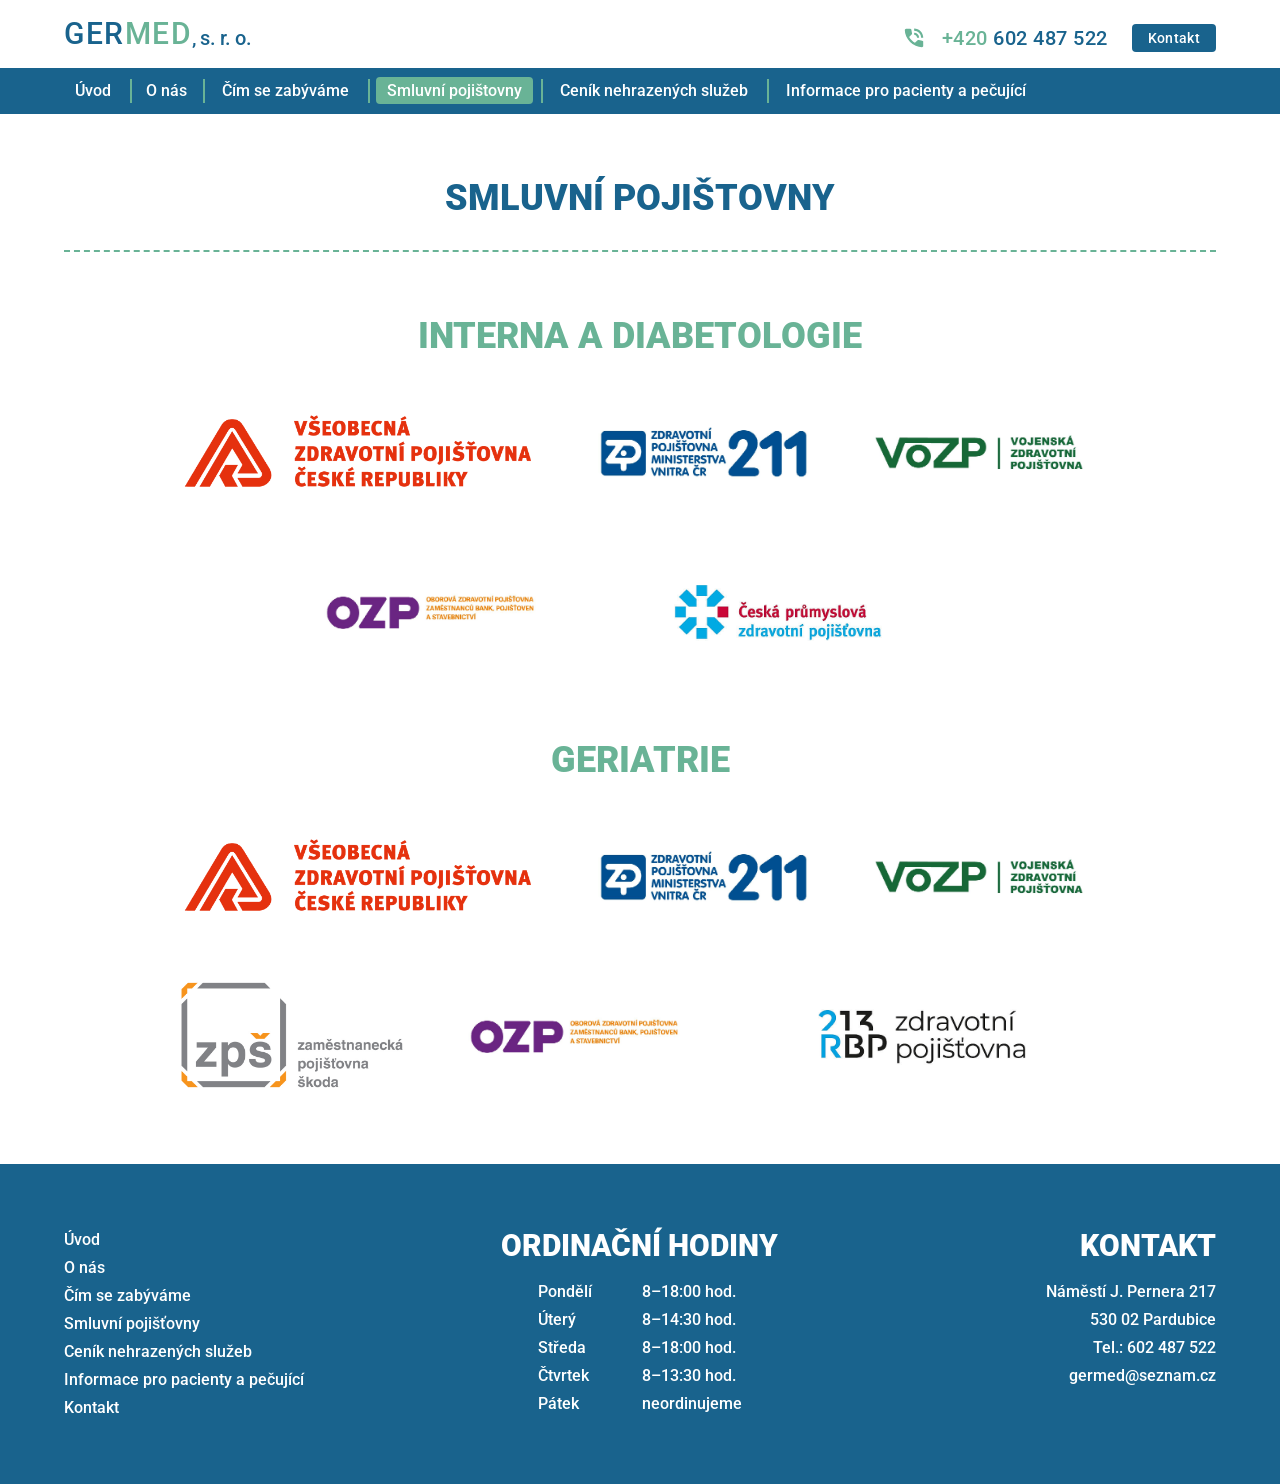
<file: app/smluvni-pojistovny.html>
<!DOCTYPE html>
<html lang="cs">

<head>
  <meta charset="utf-8">
  <meta name="viewport" content="width=device-width, initial-scale=1.0">
  <meta name="description"
    content="Interní, diabetologická, geriatrická ambulance. Ambulance pro chronické a obtížně se hojící rány.">
  <meta name="keywords"
    content="ambulance, poliklinika, geriatrie, gemred, germed.cz, germed s.r.o., MUDr. Hana Poláková, as. MVDr. Eduard Szabó, Pardubice, Pardubický kraj, Nám. J.Pernera 217">
  <link rel="preconnect" href="https://fonts.googleapis.com">
  <link rel="preconnect" href="https://fonts.gstatic.com" crossorigin>
  <link href="https://fonts.googleapis.com/css2?family=Roboto:ital,wght@0,100..900;1,100..900&display=swap"
    rel="stylesheet">
  <link href="../css/output.css" rel="stylesheet">
  <title>Germed</title>
</head>

<body class="font-roboto">
  <header>
    <div class="flex items-end justify-between p-4 font-roboto xl:max-w-6xl xl:mx-auto xl:px-0 xl:py-4">
      <a href="index.html" class="flex items-end">
        <h1 class="text-3xl text-secondary font-medium uppercase tracking-wider">
          Ger<span class="text-primary">med</span>
        </h1>
        <span class="text-xl text-secondary font-medium tracking-tight">, s. r. o.</span>
      </a>
      <div id="openMenu" class="lg:hidden">
        <svg height="36px" viewBox="0 -960 960 960" width="36px" fill="currentColor"
          class="text-secondary cursor-pointer">
          <path d="M120-240v-80h720v80H120Zm0-200v-80h720v80H120Zm0-200v-80h720v80H120Z" />
        </svg>
      </div>

      <div class="hidden lg:flex lg:gap-4">
        <div class="flex items-center gap-6 text-xl font-medium tracking-wide">
          <a href="tel:+420602487522" class="flex items-center gap-4 text-secondary">
            <svg height="24px" viewBox="0 -960 960 960" width="24px" fill="currentColor" class="text-primary">
              <path
                d="M765.74-491.57q0-117-81.5-198.5t-198.5-81.5v-83.58q75.72 0 141.81 28.74 66.1 28.74 115.2 77.8 49.1 49.05 77.84 115.22 28.74 66.17 28.74 141.82h-83.59Zm-163.83 0q0-48.56-33.8-82.48-33.81-33.93-82.37-33.93v-83.59q83 0 141.5 58.5t58.5 141.5h-83.83Zm196.57 379.7q-126.44 0-249.87-55.1-123.44-55.1-224.87-156.29Q222.3-424.7 167.21-548.25q-55.1-123.55-55.1-249.99 0-21.35 14.15-35.62 14.15-14.27 35.5-14.27h161.76q19.5 0 33.37 11.53 13.87 11.53 17.31 29.56l25.76 134.97q2.95 19.59-.88 33.22-3.84 13.63-14.71 23.78l-98.44 96.09q19.05 34.37 45.11 66.96 26.07 32.59 58.11 63.63 29.81 29.8 61.42 54.63 31.6 24.83 66.26 44.91l95.67-94.95q11.63-11.4 28.52-16.37 16.89-4.98 34.48-2.03l131.54 27.29q19.03 5.43 30.06 18.44 11.03 13.01 11.03 31.04v163.67q0 21.35-14.27 35.62-14.27 14.27-35.38 14.27Z" />
            </svg>
            <span><span class="text-primary">+420</span> 602 487 522</span>
          </a>
          <a href="kontakt.html"
            class="group relative px-4 py-1 bg-secondary text-sm text-white font-medium tracking-wide rounded-sm cursor-pointer hover:bg-primary">
            Kontakt
          </a>
        </div>
      </div>
    </div>

    <!-- <div class="w-full h-1.5 bg-secondary lg:hidden"></div>
    <div class="flex items-center justify-center gap-6 px-4 py-3 text-2xl font-medium tracking-wide lg:hidden">
      <a href="tel:+420602487522" class="flex items-center gap-4 text-secondary">
        <svg height="24px" viewBox="0 -960 960 960" width="24px" fill="currentColor" class="text-primary">
          <path
            d="M765.74-491.57q0-117-81.5-198.5t-198.5-81.5v-83.58q75.72 0 141.81 28.74 66.1 28.74 115.2 77.8 49.1 49.05 77.84 115.22 28.74 66.17 28.74 141.82h-83.59Zm-163.83 0q0-48.56-33.8-82.48-33.81-33.93-82.37-33.93v-83.59q83 0 141.5 58.5t58.5 141.5h-83.83Zm196.57 379.7q-126.44 0-249.87-55.1-123.44-55.1-224.87-156.29Q222.3-424.7 167.21-548.25q-55.1-123.55-55.1-249.99 0-21.35 14.15-35.62 14.15-14.27 35.5-14.27h161.76q19.5 0 33.37 11.53 13.87 11.53 17.31 29.56l25.76 134.97q2.95 19.59-.88 33.22-3.84 13.63-14.71 23.78l-98.44 96.09q19.05 34.37 45.11 66.96 26.07 32.59 58.11 63.63 29.81 29.8 61.42 54.63 31.6 24.83 66.26 44.91l95.67-94.95q11.63-11.4 28.52-16.37 16.89-4.98 34.48-2.03l131.54 27.29q19.03 5.43 30.06 18.44 11.03 13.01 11.03 31.04v163.67q0 21.35-14.27 35.62-14.27 14.27-35.38 14.27Z" />
        </svg>
        <span> <span class="text-primary">+420</span> 602 487 522 </span>
      </a>
    </div>
    <div class="w-full h-1.5 bg-secondary lg:hidden"></div> -->
    <div
      class="flex items-center justify-center gap-6 p-4 bg-secondary text-white text-2xl font-medium tracking-wide lg:hidden">
      <a href="tel:+420602487522" class="flex items-center gap-4">
        <svg height="24px" viewBox="0 -960 960 960" width="24px" fill="currentColor">
          <path
            d="M765.74-491.57q0-117-81.5-198.5t-198.5-81.5v-83.58q75.72 0 141.81 28.74 66.1 28.74 115.2 77.8 49.1 49.05 77.84 115.22 28.74 66.17 28.74 141.82h-83.59Zm-163.83 0q0-48.56-33.8-82.48-33.81-33.93-82.37-33.93v-83.59q83 0 141.5 58.5t58.5 141.5h-83.83Zm196.57 379.7q-126.44 0-249.87-55.1-123.44-55.1-224.87-156.29Q222.3-424.7 167.21-548.25q-55.1-123.55-55.1-249.99 0-21.35 14.15-35.62 14.15-14.27 35.5-14.27h161.76q19.5 0 33.37 11.53 13.87 11.53 17.31 29.56l25.76 134.97q2.95 19.59-.88 33.22-3.84 13.63-14.71 23.78l-98.44 96.09q19.05 34.37 45.11 66.96 26.07 32.59 58.11 63.63 29.81 29.8 61.42 54.63 31.6 24.83 66.26 44.91l95.67-94.95q11.63-11.4 28.52-16.37 16.89-4.98 34.48-2.03l131.54 27.29q19.03 5.43 30.06 18.44 11.03 13.01 11.03 31.04v163.67q0 21.35-14.27 35.62-14.27 14.27-35.38 14.27Z" />
        </svg>
        <span> <span>+420</span> 602 487 522 </span>
      </a>
    </div>

    <nav class="hidden p-2.75 bg-secondary text-white font-medium lg:block">
      <ul class="flex items-center gap-4 xl:max-w-6xl lg:mx-auto">
        <li
          class="relative after:absolute after:border-r-2 after:border-primary after:h-6 after:translate-x-2 after:bg-primary">
          <a href="index.html" class="px-2.75 py-1 rounded-sm hover:bg-primary">Úvod</a>
        </li>
        <li
          class="relative after:absolute after:border-r-2 after:border-primary after:h-6 after:translate-x-2 after:bg-primary">
          <a href="o-nas.html" class="px-2 py-1 rounded-sm hover:bg-primary">O&nbsp;nás</a>
        </li>
        <li
          class="relative after:absolute after:border-r-2 after:border-primary after:h-6 after:translate-x-2 after:bg-primary">
          <a href="cim-se-zabyvame.html" class="px-2.75 py-1 rounded-sm hover:bg-primary">Čím se zabýváme</a>
        </li>
        <li
          class="relative after:absolute after:border-r-2 after:border-primary after:h-6 after:translate-x-2 after:bg-primary">
          <a href="smluvni-pojistovny.html" class="px-2.75 py-1 rounded-sm bg-primary">Smluvní pojištovny</a>
        </li>
        <li
          class="relative after:absolute after:border-r-2 after:border-primary after:h-6 after:translate-x-2 after:bg-primary">
          <a href="cenik-nehrazenych-sluzeb.html" class="px-2.75 py-1 rounded-sm hover:bg-primary">Ceník nehrazených
            služeb</a>
        </li>
        <li>
          <a href="informace-pro-pacienty-a-pecujici.html" class="px-2.75 py-1 rounded-sm hover:bg-primary">Informace
            pro pacienty a&nbsp;pečující</a>
        </li>
      </ul>
    </nav>

    <nav id="menu" class="hidden z-50 fixed inset-0 w-full h-full bg-white lg:hidden">
      <div class="flex items-center justify-end p-4">
        <div id="closeMenu" class="flex justify-end">
          <svg height="36px" viewBox="0 -960 960 960" width="36px" fill="currentColor" class="text-secondary">
            <path
              d="m256-200-56-56 224-224-224-224 56-56 224 224 224-224 56 56-224 224 224 224-56 56-224-224-224 224Z" />
          </svg>
        </div>
      </div>

      <ul class="flex flex-col text-xl text-center text-secondary font-black">
        <li>
          <a href="index.html" class="block p-6">Úvod</a>
        </li>
        <li>
          <a href="o-nas.html" class="block p-6">O&nbsp;nás</a>
        </li>
        <li>
          <a href="cim-se-zabyvame.html" class="block p-6">Čím se zabýváme</a>
        </li>
        <li>
          <a href="smluvni-pojistovny.html" class="block p-6">Smluvní pojištovny</a>
        </li>
        <li>
          <a href="cenik-nehrazenych-sluzeb.html" class="block p-6">Ceník nehrazených služeb</a>
        </li>
        <li>
          <a href="informace-pro-pacienty-a-pecujici.html" class="block p-6">Informace pro pacienty a&nbsp;pečující</a>
        </li>
        <li>
          <a href="kontakt.html" class="block p-6">Kontakt</a>
        </li>
      </ul>
    </nav>
  </header>

  <main class="flex flex-col max-w-6xl mx-auto px-6 py-16 xl:px-0">
    <h2 class="text-center text-4xl text-secondary font-black uppercase mb-8">
      Smluvní pojištovny
    </h2>
    <div class="w-full max-w-6xl mx-auto border-b-2 border-dashed border-primary mb-16"></div>
    <div class="flex flex-col gap-16">
      <section>
        <h3 class="text-center text-4xl text-primary font-black uppercase mb-8">
          Interna a diabetologie
        </h3>
        <div class="flex flex-wrap gap-8 justify-center">
          <img src="../images/vseobecna-zdravotni-pojistovna.webp" alt="Všeobecné zdravotní pojišťovna" class="h-32">
          <img src="../images/zdravotni-pojistovna-ministerstva-vnitra.jpg"
            alt="Zdravotní pojišťovna ministerstvo vnitro" class="h-32">
          <img src="../images/vojenska-zdravotni-pojistovna.jpg" alt="Vojenská zdravotní pojišťovna" class="h-32">
          <img src="../images/odborova-zdravotni-pojistovna.jpg" alt="Odborová zdravotní pojišťovna" class="h-32">
          <img src="../images/ceska-zdravotni-prumyslova-pojistovna.jpg" alt="Česká zdravotní průmyslová pojišťovna"
            class="h-32">
        </div>
      </section>
      <section>
        <h3 class="text-center text-4xl text-primary font-black uppercase mb-8">
          Geriatrie
        </h3>
        <div class="flex flex-wrap gap-8 justify-center">
          <img src="../images/vseobecna-zdravotni-pojistovna.webp" alt="Všeobecná zdravotní pojištovna" class="h-32">
          <img src="../images/zdravotni-pojistovna-ministerstva-vnitra.jpg"
            alt="Zdravotní pojišťovna ministerstva vnitra" class="h-32">
          <img src="../images/vojenska-zdravotni-pojistovna.jpg" alt="Vojenská zdravotní pojišťovna" class="h-32">
          <img src="../images/zamestnanecka-pojistovna-skoda.jpg" alt="Zaměstnanecká pojišťovna škoda" class="h-32">
          <img src="../images/odborova-zdravotni-pojistovna.jpg" alt="Odborová zdravotní pojišťovna" class="h-32">
          <img src="../images/213-rbp-zdravotni-pojistovna.jpg" alt="212 RBP zdravotní pojišťovna" class="h-32">
        </div>
      </section>
    </div>
  </main>

  <footer class="bg-secondary text-white font-medium">
    <div
      class="flex flex-col items-center gap-12 p-16 xl:max-w-6xl xl:mx-auto lg:grid lg:grid-cols-3 lg:items-start lg:gap-4 xl:px-0">
      <nav>
        <ul class="flex flex-col items-center gap-2 text-center lg:items-start lg:gap-1">
          <li><a class="hover:text-primary" href="index.html">Úvod</a></li>
          <li>
            <a class="hover:text-primary" href="o-nas.html">O&nbsp;nás</a>
          </li>
          <li>
            <a class="hover:text-primary" href="cim-se-zabyvame.html">Čím se zabýváme</a>
          </li>
          <li>
            <a class="hover:text-primary" href="smluvni-pojistovny.html">Smluvní pojišťovny</a>
          </li>
          <li>
            <a class="hover:text-primary" href="cenik-nehrazenych-sluzeb.html">Ceník nehrazených služeb</a>
          </li>
          <li>
            <a class="hover:text-primary" href="informace-pro-pacienty-a-pecujici.html">Informace pro pacienty
              a&nbsp;pečující</a>
          </li>
          <li>
            <a class="hover:text-primary" href="kontakt.html">Kontakt</a>
          </li>
        </ul>
      </nav>
      <div class="flex flex-col items-center">
        <h2 class="text-center text-3xl font-black mb-4">ORDINAČNÍ HODINY</h2>
        <dl class="grid grid-cols-2 gap-2 lg:gap-1">
          <dt>Pondělí</dt>
          <dd>8–18:00 hod.</dd>
          <dt>Úterý</dt>
          <dd>8–14:30 hod.</dd>
          <dt>Středa</dt>
          <dd>8–18:00 hod.</dd>
          <dt>Čtvrtek</dt>
          <dd>8–13:30 hod.</dd>
          <dt>Pátek</dt>
          <dd>neordinujeme</dd>
        </dl>
      </div>
      <div>
        <h2 class="text-center text-3xl font-black mb-4 lg:text-right">
          KONTAKT
        </h2>
        <ul class="flex flex-col gap-2 text-center lg:text-right lg:gap-1">
          <li>Náměstí J. Pernera 217</li>
          <li>530 02 Pardubice</li>
          <li>
            <a class="hover:text-primary" href="tel:+420602487522">Tel.: 602 487 522</a>
          </li>
          <li>
            <a class="hover:text-primary" href="mailto:germed@seznam.cz">germed@seznam.cz</a>
          </li>
        </ul>
      </div>
    </div>
  </footer>

  <script src="../javascript/menu.js"></script>
</body>

</html>
</file>
<file: css/output.css>
/*! tailwindcss v4.1.13 | MIT License | https://tailwindcss.com */
@layer properties;
@layer theme, base, components, utilities;
@layer theme {
  :root, :host {
    --font-sans: ui-sans-serif, system-ui, sans-serif, "Apple Color Emoji",
      "Segoe UI Emoji", "Segoe UI Symbol", "Noto Color Emoji";
    --font-mono: ui-monospace, SFMono-Regular, Menlo, Monaco, Consolas, "Liberation Mono",
      "Courier New", monospace;
    --color-white: #fff;
    --spacing: 0.25rem;
    --container-3xl: 48rem;
    --container-4xl: 56rem;
    --container-5xl: 64rem;
    --container-6xl: 72rem;
    --text-sm: 0.875rem;
    --text-sm--line-height: calc(1.25 / 0.875);
    --text-lg: 1.125rem;
    --text-lg--line-height: calc(1.75 / 1.125);
    --text-xl: 1.25rem;
    --text-xl--line-height: calc(1.75 / 1.25);
    --text-2xl: 1.5rem;
    --text-2xl--line-height: calc(2 / 1.5);
    --text-3xl: 1.875rem;
    --text-3xl--line-height: calc(2.25 / 1.875);
    --text-4xl: 2.25rem;
    --text-4xl--line-height: calc(2.5 / 2.25);
    --font-weight-medium: 500;
    --font-weight-bold: 700;
    --font-weight-black: 900;
    --tracking-tight: -0.025em;
    --tracking-wide: 0.025em;
    --tracking-wider: 0.05em;
    --tracking-widest: 0.1em;
    --radius-sm: 0.25rem;
    --radius-2xl: 1rem;
    --default-font-family: var(--font-sans);
    --default-mono-font-family: var(--font-mono);
    --color-primary: #69b396;
    --color-secondary: #19638d;
    --color-secondary-light: #d3e5ed;
    --color-secondary-dark: #0b4966;
    --color-tertiary: #f8f39b;
    --font-roboto: "Roboto", sans-serif;
  }
}
@layer base {
  *, ::after, ::before, ::backdrop, ::file-selector-button {
    box-sizing: border-box;
    margin: 0;
    padding: 0;
    border: 0 solid;
  }
  html, :host {
    line-height: 1.5;
    -webkit-text-size-adjust: 100%;
    tab-size: 4;
    font-family: var(--default-font-family, ui-sans-serif, system-ui, sans-serif, "Apple Color Emoji", "Segoe UI Emoji", "Segoe UI Symbol", "Noto Color Emoji");
    font-feature-settings: var(--default-font-feature-settings, normal);
    font-variation-settings: var(--default-font-variation-settings, normal);
    -webkit-tap-highlight-color: transparent;
  }
  hr {
    height: 0;
    color: inherit;
    border-top-width: 1px;
  }
  abbr:where([title]) {
    -webkit-text-decoration: underline dotted;
    text-decoration: underline dotted;
  }
  h1, h2, h3, h4, h5, h6 {
    font-size: inherit;
    font-weight: inherit;
  }
  a {
    color: inherit;
    -webkit-text-decoration: inherit;
    text-decoration: inherit;
  }
  b, strong {
    font-weight: bolder;
  }
  code, kbd, samp, pre {
    font-family: var(--default-mono-font-family, ui-monospace, SFMono-Regular, Menlo, Monaco, Consolas, "Liberation Mono", "Courier New", monospace);
    font-feature-settings: var(--default-mono-font-feature-settings, normal);
    font-variation-settings: var(--default-mono-font-variation-settings, normal);
    font-size: 1em;
  }
  small {
    font-size: 80%;
  }
  sub, sup {
    font-size: 75%;
    line-height: 0;
    position: relative;
    vertical-align: baseline;
  }
  sub {
    bottom: -0.25em;
  }
  sup {
    top: -0.5em;
  }
  table {
    text-indent: 0;
    border-color: inherit;
    border-collapse: collapse;
  }
  :-moz-focusring {
    outline: auto;
  }
  progress {
    vertical-align: baseline;
  }
  summary {
    display: list-item;
  }
  ol, ul, menu {
    list-style: none;
  }
  img, svg, video, canvas, audio, iframe, embed, object {
    display: block;
    vertical-align: middle;
  }
  img, video {
    max-width: 100%;
    height: auto;
  }
  button, input, select, optgroup, textarea, ::file-selector-button {
    font: inherit;
    font-feature-settings: inherit;
    font-variation-settings: inherit;
    letter-spacing: inherit;
    color: inherit;
    border-radius: 0;
    background-color: transparent;
    opacity: 1;
  }
  :where(select:is([multiple], [size])) optgroup {
    font-weight: bolder;
  }
  :where(select:is([multiple], [size])) optgroup option {
    padding-inline-start: 20px;
  }
  ::file-selector-button {
    margin-inline-end: 4px;
  }
  ::placeholder {
    opacity: 1;
  }
  @supports (not (-webkit-appearance: -apple-pay-button))  or (contain-intrinsic-size: 1px) {
    ::placeholder {
      color: currentcolor;
      @supports (color: color-mix(in lab, red, red)) {
        color: color-mix(in oklab, currentcolor 50%, transparent);
      }
    }
  }
  textarea {
    resize: vertical;
  }
  ::-webkit-search-decoration {
    -webkit-appearance: none;
  }
  ::-webkit-date-and-time-value {
    min-height: 1lh;
    text-align: inherit;
  }
  ::-webkit-datetime-edit {
    display: inline-flex;
  }
  ::-webkit-datetime-edit-fields-wrapper {
    padding: 0;
  }
  ::-webkit-datetime-edit, ::-webkit-datetime-edit-year-field, ::-webkit-datetime-edit-month-field, ::-webkit-datetime-edit-day-field, ::-webkit-datetime-edit-hour-field, ::-webkit-datetime-edit-minute-field, ::-webkit-datetime-edit-second-field, ::-webkit-datetime-edit-millisecond-field, ::-webkit-datetime-edit-meridiem-field {
    padding-block: 0;
  }
  ::-webkit-calendar-picker-indicator {
    line-height: 1;
  }
  :-moz-ui-invalid {
    box-shadow: none;
  }
  button, input:where([type="button"], [type="reset"], [type="submit"]), ::file-selector-button {
    appearance: button;
  }
  ::-webkit-inner-spin-button, ::-webkit-outer-spin-button {
    height: auto;
  }
  [hidden]:where(:not([hidden="until-found"])) {
    display: none !important;
  }
}
@layer utilities {
  .fixed {
    position: fixed;
  }
  .relative {
    position: relative;
  }
  .inset-0 {
    inset: calc(var(--spacing) * 0);
  }
  .z-50 {
    z-index: 50;
  }
  .mx-auto {
    margin-inline: auto;
  }
  .mb-4 {
    margin-bottom: calc(var(--spacing) * 4);
  }
  .mb-6 {
    margin-bottom: calc(var(--spacing) * 6);
  }
  .mb-8 {
    margin-bottom: calc(var(--spacing) * 8);
  }
  .mb-12 {
    margin-bottom: calc(var(--spacing) * 12);
  }
  .mb-16 {
    margin-bottom: calc(var(--spacing) * 16);
  }
  .block {
    display: block;
  }
  .flex {
    display: flex;
  }
  .grid {
    display: grid;
  }
  .hidden {
    display: none;
  }
  .h-1\.5 {
    height: calc(var(--spacing) * 1.5);
  }
  .h-2\.75 {
    height: calc(var(--spacing) * 2.75);
  }
  .h-32 {
    height: calc(var(--spacing) * 32);
  }
  .h-56 {
    height: calc(var(--spacing) * 56);
  }
  .h-96 {
    height: calc(var(--spacing) * 96);
  }
  .h-full {
    height: 100%;
  }
  .w-75 {
    width: calc(var(--spacing) * 75);
  }
  .w-full {
    width: 100%;
  }
  .max-w-3xl {
    max-width: var(--container-3xl);
  }
  .max-w-4xl {
    max-width: var(--container-4xl);
  }
  .max-w-5xl {
    max-width: var(--container-5xl);
  }
  .max-w-6xl {
    max-width: var(--container-6xl);
  }
  .min-w-26 {
    min-width: calc(var(--spacing) * 26);
  }
  .flex-1 {
    flex: 1;
  }
  .cursor-pointer {
    cursor: pointer;
  }
  .grid-cols-2 {
    grid-template-columns: repeat(2, minmax(0, 1fr));
  }
  .grid-cols-\[repeat\(auto-fit\,260px\)\] {
    grid-template-columns: repeat(auto-fit,260px);
  }
  .grid-cols-\[repeat\(auto-fit\,264px\)\] {
    grid-template-columns: repeat(auto-fit,264px);
  }
  .grid-rows-\[auto_72px\] {
    grid-template-rows: auto 72px;
  }
  .flex-col {
    flex-direction: column;
  }
  .flex-wrap {
    flex-wrap: wrap;
  }
  .items-center {
    align-items: center;
  }
  .items-end {
    align-items: flex-end;
  }
  .justify-between {
    justify-content: space-between;
  }
  .justify-center {
    justify-content: center;
  }
  .justify-end {
    justify-content: flex-end;
  }
  .justify-items-center {
    justify-items: center;
  }
  .gap-1 {
    gap: calc(var(--spacing) * 1);
  }
  .gap-2 {
    gap: calc(var(--spacing) * 2);
  }
  .gap-4 {
    gap: calc(var(--spacing) * 4);
  }
  .gap-6 {
    gap: calc(var(--spacing) * 6);
  }
  .gap-8 {
    gap: calc(var(--spacing) * 8);
  }
  .gap-12 {
    gap: calc(var(--spacing) * 12);
  }
  .gap-16 {
    gap: calc(var(--spacing) * 16);
  }
  .overflow-auto {
    overflow: auto;
  }
  .overflow-hidden {
    overflow: hidden;
  }
  .rounded-2xl {
    border-radius: var(--radius-2xl);
  }
  .rounded-sm {
    border-radius: var(--radius-sm);
  }
  .border {
    border-style: var(--tw-border-style);
    border-width: 1px;
  }
  .border-b-2 {
    border-bottom-style: var(--tw-border-style);
    border-bottom-width: 2px;
  }
  .border-b-3 {
    border-bottom-style: var(--tw-border-style);
    border-bottom-width: 3px;
  }
  .border-dashed {
    --tw-border-style: dashed;
    border-style: dashed;
  }
  .border-dotted {
    --tw-border-style: dotted;
    border-style: dotted;
  }
  .border-primary {
    border-color: var(--color-primary);
  }
  .border-white {
    border-color: var(--color-white);
  }
  .bg-primary {
    background-color: var(--color-primary);
  }
  .bg-secondary {
    background-color: var(--color-secondary);
  }
  .bg-secondary-light {
    background-color: var(--color-secondary-light);
  }
  .bg-tertiary {
    background-color: var(--color-tertiary);
  }
  .bg-white {
    background-color: var(--color-white);
  }
  .bg-gradient-to-r {
    --tw-gradient-position: to right in oklab;
    background-image: linear-gradient(var(--tw-gradient-stops));
  }
  .bg-gradient-to-tr {
    --tw-gradient-position: to top right in oklab;
    background-image: linear-gradient(var(--tw-gradient-stops));
  }
  .from-primary {
    --tw-gradient-from: var(--color-primary);
    --tw-gradient-stops: var(--tw-gradient-via-stops, var(--tw-gradient-position), var(--tw-gradient-from) var(--tw-gradient-from-position), var(--tw-gradient-to) var(--tw-gradient-to-position));
  }
  .from-secondary-dark {
    --tw-gradient-from: var(--color-secondary-dark);
    --tw-gradient-stops: var(--tw-gradient-via-stops, var(--tw-gradient-position), var(--tw-gradient-from) var(--tw-gradient-from-position), var(--tw-gradient-to) var(--tw-gradient-to-position));
  }
  .from-35\% {
    --tw-gradient-from-position: 35%;
  }
  .to-primary {
    --tw-gradient-to: var(--color-primary);
    --tw-gradient-stops: var(--tw-gradient-via-stops, var(--tw-gradient-position), var(--tw-gradient-from) var(--tw-gradient-from-position), var(--tw-gradient-to) var(--tw-gradient-to-position));
  }
  .to-secondary-dark {
    --tw-gradient-to: var(--color-secondary-dark);
    --tw-gradient-stops: var(--tw-gradient-via-stops, var(--tw-gradient-position), var(--tw-gradient-from) var(--tw-gradient-from-position), var(--tw-gradient-to) var(--tw-gradient-to-position));
  }
  .to-75\% {
    --tw-gradient-to-position: 75%;
  }
  .object-cover {
    object-fit: cover;
  }
  .p-2\.75 {
    padding: calc(var(--spacing) * 2.75);
  }
  .p-4 {
    padding: calc(var(--spacing) * 4);
  }
  .p-6 {
    padding: calc(var(--spacing) * 6);
  }
  .p-8 {
    padding: calc(var(--spacing) * 8);
  }
  .p-16 {
    padding: calc(var(--spacing) * 16);
  }
  .px-2 {
    padding-inline: calc(var(--spacing) * 2);
  }
  .px-2\.75 {
    padding-inline: calc(var(--spacing) * 2.75);
  }
  .px-4 {
    padding-inline: calc(var(--spacing) * 4);
  }
  .px-6 {
    padding-inline: calc(var(--spacing) * 6);
  }
  .px-16 {
    padding-inline: calc(var(--spacing) * 16);
  }
  .py-1 {
    padding-block: calc(var(--spacing) * 1);
  }
  .py-3 {
    padding-block: calc(var(--spacing) * 3);
  }
  .py-4 {
    padding-block: calc(var(--spacing) * 4);
  }
  .py-8 {
    padding-block: calc(var(--spacing) * 8);
  }
  .py-16 {
    padding-block: calc(var(--spacing) * 16);
  }
  .py-18 {
    padding-block: calc(var(--spacing) * 18);
  }
  .pt-16 {
    padding-top: calc(var(--spacing) * 16);
  }
  .pb-12 {
    padding-bottom: calc(var(--spacing) * 12);
  }
  .pb-16 {
    padding-bottom: calc(var(--spacing) * 16);
  }
  .text-center {
    text-align: center;
  }
  .font-roboto {
    font-family: var(--font-roboto);
  }
  .text-2xl {
    font-size: var(--text-2xl);
    line-height: var(--tw-leading, var(--text-2xl--line-height));
  }
  .text-3xl {
    font-size: var(--text-3xl);
    line-height: var(--tw-leading, var(--text-3xl--line-height));
  }
  .text-4xl {
    font-size: var(--text-4xl);
    line-height: var(--tw-leading, var(--text-4xl--line-height));
  }
  .text-lg {
    font-size: var(--text-lg);
    line-height: var(--tw-leading, var(--text-lg--line-height));
  }
  .text-sm {
    font-size: var(--text-sm);
    line-height: var(--tw-leading, var(--text-sm--line-height));
  }
  .text-xl {
    font-size: var(--text-xl);
    line-height: var(--tw-leading, var(--text-xl--line-height));
  }
  .leading-5 {
    --tw-leading: calc(var(--spacing) * 5);
    line-height: calc(var(--spacing) * 5);
  }
  .font-black {
    --tw-font-weight: var(--font-weight-black);
    font-weight: var(--font-weight-black);
  }
  .font-bold {
    --tw-font-weight: var(--font-weight-bold);
    font-weight: var(--font-weight-bold);
  }
  .font-medium {
    --tw-font-weight: var(--font-weight-medium);
    font-weight: var(--font-weight-medium);
  }
  .tracking-tight {
    --tw-tracking: var(--tracking-tight);
    letter-spacing: var(--tracking-tight);
  }
  .tracking-wide {
    --tw-tracking: var(--tracking-wide);
    letter-spacing: var(--tracking-wide);
  }
  .tracking-wider {
    --tw-tracking: var(--tracking-wider);
    letter-spacing: var(--tracking-wider);
  }
  .tracking-widest {
    --tw-tracking: var(--tracking-widest);
    letter-spacing: var(--tracking-widest);
  }
  .text-primary {
    color: var(--color-primary);
  }
  .text-secondary {
    color: var(--color-secondary);
  }
  .text-white {
    color: var(--color-white);
  }
  .uppercase {
    text-transform: uppercase;
  }
  .opacity-50 {
    opacity: 50%;
  }
  .after\:absolute {
    &::after {
      content: var(--tw-content);
      position: absolute;
    }
  }
  .after\:h-6 {
    &::after {
      content: var(--tw-content);
      height: calc(var(--spacing) * 6);
    }
  }
  .after\:translate-x-2 {
    &::after {
      content: var(--tw-content);
      --tw-translate-x: calc(var(--spacing) * 2);
      translate: var(--tw-translate-x) var(--tw-translate-y);
    }
  }
  .after\:border-r-2 {
    &::after {
      content: var(--tw-content);
      border-right-style: var(--tw-border-style);
      border-right-width: 2px;
    }
  }
  .after\:border-primary {
    &::after {
      content: var(--tw-content);
      border-color: var(--color-primary);
    }
  }
  .after\:bg-primary {
    &::after {
      content: var(--tw-content);
      background-color: var(--color-primary);
    }
  }
  .hover\:bg-primary {
    &:hover {
      @media (hover: hover) {
        background-color: var(--color-primary);
      }
    }
  }
  .hover\:text-primary {
    &:hover {
      @media (hover: hover) {
        color: var(--color-primary);
      }
    }
  }
  .sm\:block {
    @media (width >= 40rem) {
      display: block;
    }
  }
  .sm\:grid {
    @media (width >= 40rem) {
      display: grid;
    }
  }
  .sm\:grid-cols-\[repeat\(auto-fit\,minmax\(0\,1fr\)\)\] {
    @media (width >= 40rem) {
      grid-template-columns: repeat(auto-fit,minmax(0,1fr));
    }
  }
  .sm\:justify-center {
    @media (width >= 40rem) {
      justify-content: center;
    }
  }
  .sm\:gap-4 {
    @media (width >= 40rem) {
      gap: calc(var(--spacing) * 4);
    }
  }
  .sm\:gap-8 {
    @media (width >= 40rem) {
      gap: calc(var(--spacing) * 8);
    }
  }
  .md\:block {
    @media (width >= 48rem) {
      display: block;
    }
  }
  .md\:hidden {
    @media (width >= 48rem) {
      display: none;
    }
  }
  .md\:flex-row {
    @media (width >= 48rem) {
      flex-direction: row;
    }
  }
  .lg\:mx-auto {
    @media (width >= 64rem) {
      margin-inline: auto;
    }
  }
  .lg\:block {
    @media (width >= 64rem) {
      display: block;
    }
  }
  .lg\:flex {
    @media (width >= 64rem) {
      display: flex;
    }
  }
  .lg\:grid {
    @media (width >= 64rem) {
      display: grid;
    }
  }
  .lg\:hidden {
    @media (width >= 64rem) {
      display: none;
    }
  }
  .lg\:h-72 {
    @media (width >= 64rem) {
      height: calc(var(--spacing) * 72);
    }
  }
  .lg\:h-fit {
    @media (width >= 64rem) {
      height: fit-content;
    }
  }
  .lg\:w-0 {
    @media (width >= 64rem) {
      width: calc(var(--spacing) * 0);
    }
  }
  .lg\:grid-cols-3 {
    @media (width >= 64rem) {
      grid-template-columns: repeat(3, minmax(0, 1fr));
    }
  }
  .lg\:flex-row {
    @media (width >= 64rem) {
      flex-direction: row;
    }
  }
  .lg\:items-start {
    @media (width >= 64rem) {
      align-items: flex-start;
    }
  }
  .lg\:gap-1 {
    @media (width >= 64rem) {
      gap: calc(var(--spacing) * 1);
    }
  }
  .lg\:gap-4 {
    @media (width >= 64rem) {
      gap: calc(var(--spacing) * 4);
    }
  }
  .lg\:gap-8 {
    @media (width >= 64rem) {
      gap: calc(var(--spacing) * 8);
    }
  }
  .lg\:border-r-2 {
    @media (width >= 64rem) {
      border-right-style: var(--tw-border-style);
      border-right-width: 2px;
    }
  }
  .lg\:border-b-0 {
    @media (width >= 64rem) {
      border-bottom-style: var(--tw-border-style);
      border-bottom-width: 0px;
    }
  }
  .lg\:p-16 {
    @media (width >= 64rem) {
      padding: calc(var(--spacing) * 16);
    }
  }
  .lg\:px-0 {
    @media (width >= 64rem) {
      padding-inline: calc(var(--spacing) * 0);
    }
  }
  .lg\:px-16 {
    @media (width >= 64rem) {
      padding-inline: calc(var(--spacing) * 16);
    }
  }
  .lg\:text-right {
    @media (width >= 64rem) {
      text-align: right;
    }
  }
  .xl\:mx-auto {
    @media (width >= 80rem) {
      margin-inline: auto;
    }
  }
  .xl\:max-w-5xl {
    @media (width >= 80rem) {
      max-width: var(--container-5xl);
    }
  }
  .xl\:max-w-6xl {
    @media (width >= 80rem) {
      max-width: var(--container-6xl);
    }
  }
  .xl\:-translate-x-12 {
    @media (width >= 80rem) {
      --tw-translate-x: calc(var(--spacing) * -12);
      translate: var(--tw-translate-x) var(--tw-translate-y);
    }
  }
  .xl\:translate-x-12 {
    @media (width >= 80rem) {
      --tw-translate-x: calc(var(--spacing) * 12);
      translate: var(--tw-translate-x) var(--tw-translate-y);
    }
  }
  .xl\:px-0 {
    @media (width >= 80rem) {
      padding-inline: calc(var(--spacing) * 0);
    }
  }
  .xl\:py-4 {
    @media (width >= 80rem) {
      padding-block: calc(var(--spacing) * 4);
    }
  }
}
@property --tw-border-style {
  syntax: "*";
  inherits: false;
  initial-value: solid;
}
@property --tw-gradient-position {
  syntax: "*";
  inherits: false;
}
@property --tw-gradient-from {
  syntax: "<color>";
  inherits: false;
  initial-value: #0000;
}
@property --tw-gradient-via {
  syntax: "<color>";
  inherits: false;
  initial-value: #0000;
}
@property --tw-gradient-to {
  syntax: "<color>";
  inherits: false;
  initial-value: #0000;
}
@property --tw-gradient-stops {
  syntax: "*";
  inherits: false;
}
@property --tw-gradient-via-stops {
  syntax: "*";
  inherits: false;
}
@property --tw-gradient-from-position {
  syntax: "<length-percentage>";
  inherits: false;
  initial-value: 0%;
}
@property --tw-gradient-via-position {
  syntax: "<length-percentage>";
  inherits: false;
  initial-value: 50%;
}
@property --tw-gradient-to-position {
  syntax: "<length-percentage>";
  inherits: false;
  initial-value: 100%;
}
@property --tw-leading {
  syntax: "*";
  inherits: false;
}
@property --tw-font-weight {
  syntax: "*";
  inherits: false;
}
@property --tw-tracking {
  syntax: "*";
  inherits: false;
}
@property --tw-content {
  syntax: "*";
  initial-value: "";
  inherits: false;
}
@property --tw-translate-x {
  syntax: "*";
  inherits: false;
  initial-value: 0;
}
@property --tw-translate-y {
  syntax: "*";
  inherits: false;
  initial-value: 0;
}
@property --tw-translate-z {
  syntax: "*";
  inherits: false;
  initial-value: 0;
}
@layer properties {
  @supports ((-webkit-hyphens: none) and (not (margin-trim: inline))) or ((-moz-orient: inline) and (not (color:rgb(from red r g b)))) {
    *, ::before, ::after, ::backdrop {
      --tw-border-style: solid;
      --tw-gradient-position: initial;
      --tw-gradient-from: #0000;
      --tw-gradient-via: #0000;
      --tw-gradient-to: #0000;
      --tw-gradient-stops: initial;
      --tw-gradient-via-stops: initial;
      --tw-gradient-from-position: 0%;
      --tw-gradient-via-position: 50%;
      --tw-gradient-to-position: 100%;
      --tw-leading: initial;
      --tw-font-weight: initial;
      --tw-tracking: initial;
      --tw-content: "";
      --tw-translate-x: 0;
      --tw-translate-y: 0;
      --tw-translate-z: 0;
    }
  }
}
</file>
